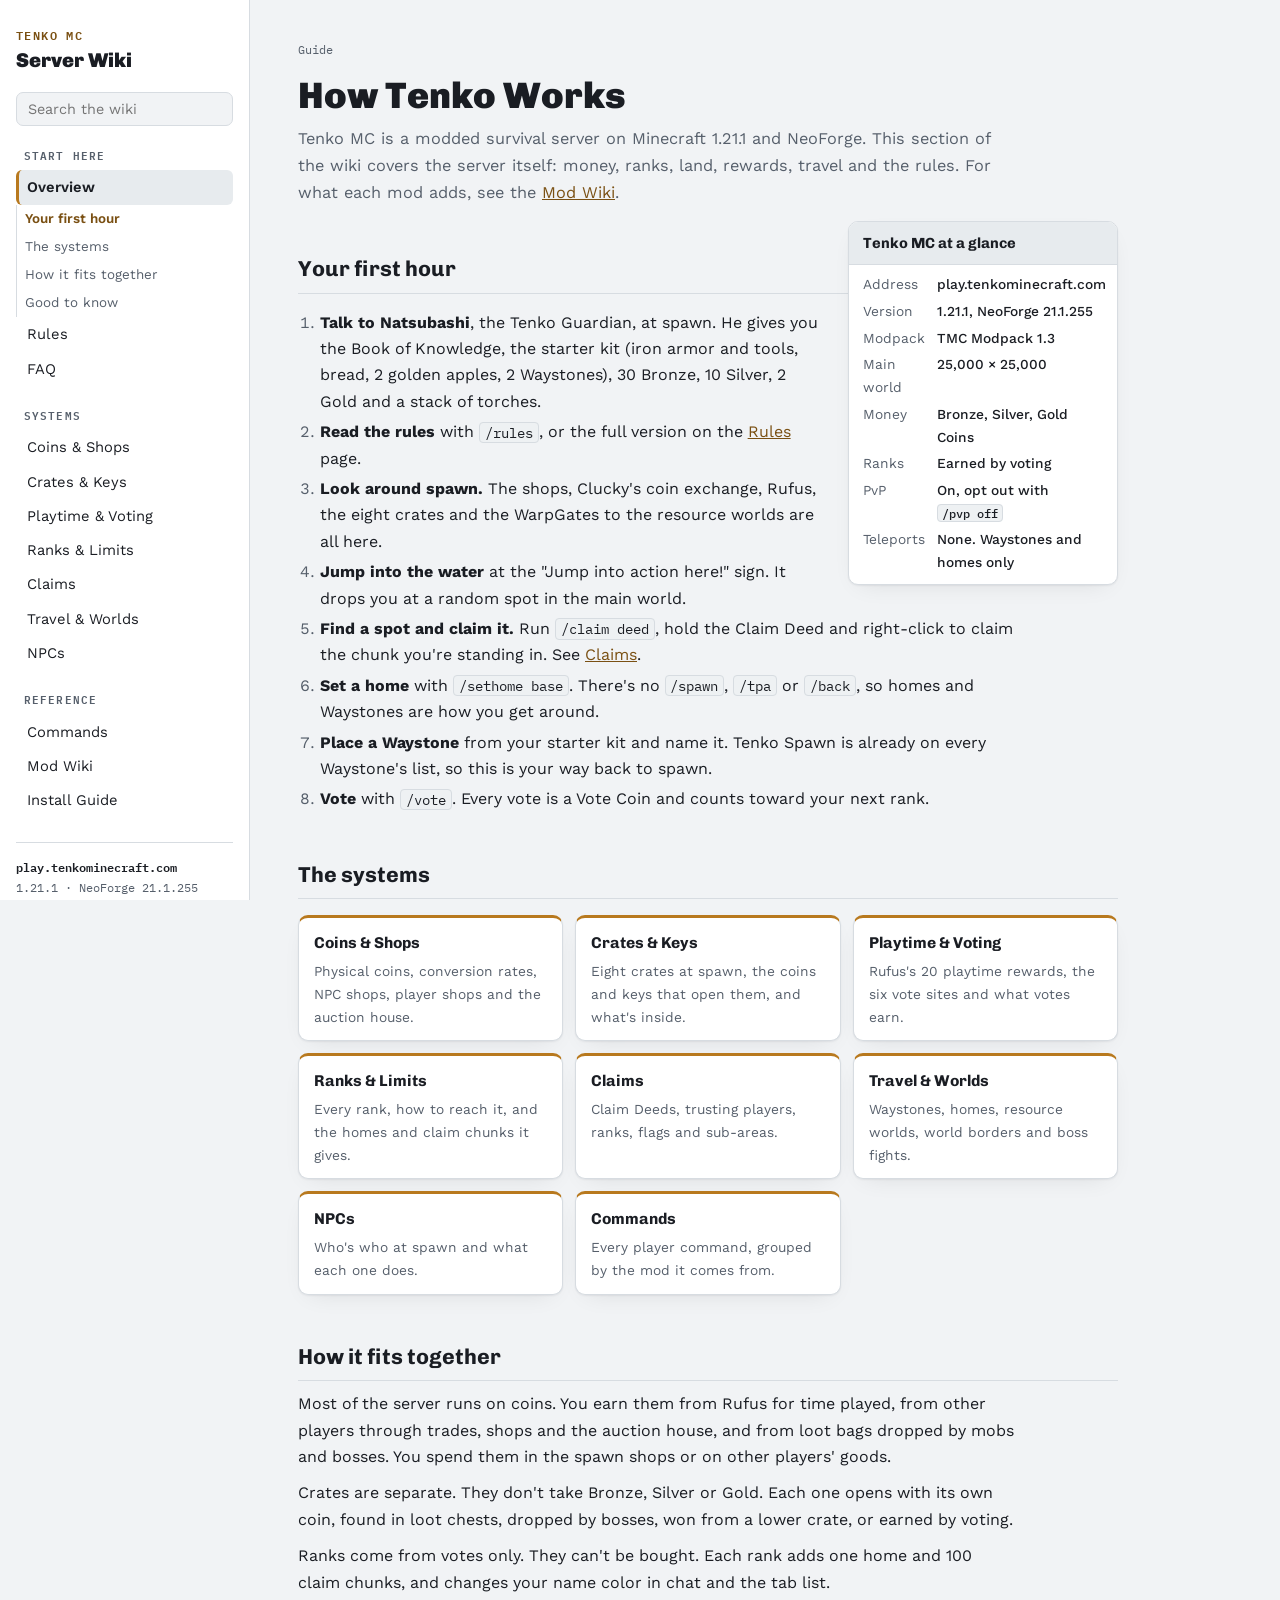
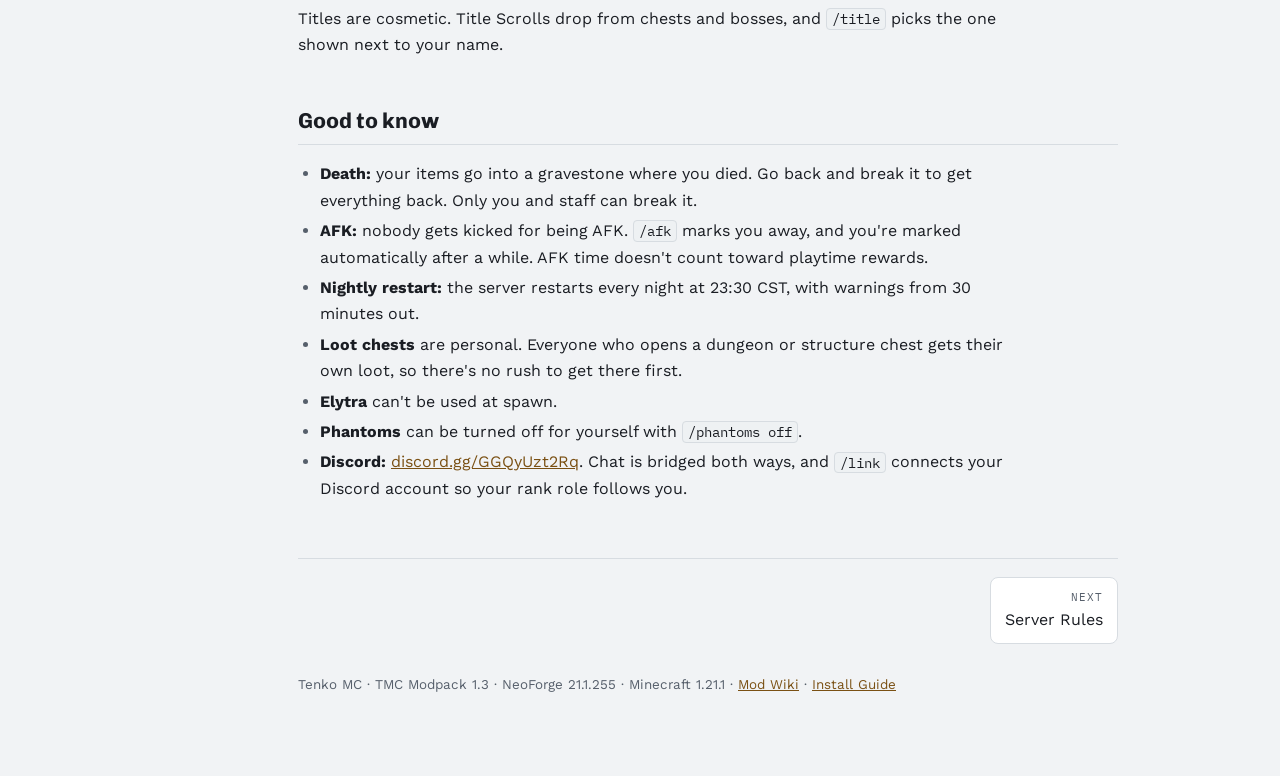
<file: index.html>
<!doctype html>
<html lang="en">
<head>
<meta charset="utf-8">
<meta name="viewport" content="width=device-width,initial-scale=1,viewport-fit=cover">
<title>How Tenko Works · Tenko MC Wiki</title>
<meta name="description" content="Tenko MC is a modded survival server on Minecraft 1.21.1 and NeoForge. This section of the wiki covers the server itself: money, ranks, land, rewards, trav">
<link rel="stylesheet" href="https://fonts.googleapis.com/css2?family=Chivo:wght@400;700;900&family=Work+Sans:wght@400;500;600&family=IBM+Plex+Mono:wght@400;500;600&display=swap">
<link rel="stylesheet" href="wiki.css">
</head>
<body>
<button class="menu-btn" type="button" aria-controls="sidebar" aria-expanded="false">☰ Contents</button>
<div class="scrim"></div>
<div class="layout">
<aside class="sidebar" id="sidebar">
  <a class="brand" href="index.html"><span class="eyebrow">Tenko MC</span><br><span class="name">Server Wiki</span></a>
  <input id="wiki-search" type="search" placeholder="Search the wiki" autocomplete="off" aria-label="Search the wiki">
  <ul class="search-results" id="search-results" hidden></ul>
  <nav id="side-nav" aria-label="Wiki pages"><div class="nav-group"><p class="nav-group-title">Start here</p><ul><li><a class="nav-link" href="index.html" aria-current="page">Overview</a><ul class="toc"><li><a href="#first-steps">Your first hour</a></li><li><a href="#systems">The systems</a></li><li><a href="#how-it-fits">How it fits together</a></li><li><a href="#good-to-know">Good to know</a></li></ul></li><li><a class="nav-link" href="rules.html">Rules</a></li><li><a class="nav-link" href="faq.html">FAQ</a></li></ul></div><div class="nav-group"><p class="nav-group-title">Systems</p><ul><li><a class="nav-link" href="coins.html">Coins & Shops</a></li><li><a class="nav-link" href="crates.html">Crates & Keys</a></li><li><a class="nav-link" href="rewards.html">Playtime & Voting</a></li><li><a class="nav-link" href="ranks.html">Ranks & Limits</a></li><li><a class="nav-link" href="claims.html">Claims</a></li><li><a class="nav-link" href="worlds.html">Travel & Worlds</a></li><li><a class="nav-link" href="npcs.html">NPCs</a></li></ul></div><div class="nav-group"><p class="nav-group-title">Reference</p><ul><li><a class="nav-link" href="commands.html">Commands</a></li><li><a class="nav-link" href="mods.html">Mod Wiki</a></li><li><a class="nav-link" href="install.html">Install Guide</a></li></ul></div></nav>
  <div class="side-facts"><b>play.tenkominecraft.com</b><br>1.21.1 · NeoForge 21.1.255<br><a href="https://discord.gg/GGQyUzt2Rq" target="_blank" rel="noopener">Discord</a></div>
</aside>
<main>
<article class="content">
  <div class="crumbs">Guide</div>
  <h1>How Tenko Works</h1>
  <p class="lede">Tenko MC is a modded survival server on Minecraft 1.21.1 and NeoForge. This section of the wiki covers the server itself: money, ranks, land, rewards, travel and the rules. For what each mod adds, see the <a href="mods.html">Mod Wiki</a>.</p>
  
<div class="infobox"><h4>Tenko MC at a glance</h4><dl>
<dt>Address</dt><dd>play.tenkominecraft.com</dd>
<dt>Version</dt><dd>1.21.1, NeoForge 21.1.255</dd>
<dt>Modpack</dt><dd>TMC Modpack 1.3</dd>
<dt>Main world</dt><dd>25,000 × 25,000</dd>
<dt>Money</dt><dd>Bronze, Silver, Gold Coins</dd>
<dt>Ranks</dt><dd>Earned by voting</dd>
<dt>PvP</dt><dd>On, opt out with <code>/pvp off</code></dd>
<dt>Teleports</dt><dd>None. Waystones and homes only</dd>
</dl></div>
<h2 id="first-steps">Your first hour<a class="anchor" href="#first-steps" aria-label="Link to this section">#</a></h2>
<ol>
<li><b>Talk to Natsubashi</b>, the Tenko Guardian, at spawn. He gives you the Book of Knowledge, the starter kit (iron armor and tools, bread, 2 golden apples, 2 Waystones), 30 Bronze, 10 Silver, 2 Gold and a stack of torches.</li>
<li><b>Read the rules</b> with <code>/rules</code>, or the full version on the <a href="rules.html">Rules</a> page.</li>
<li><b>Look around spawn.</b> The shops, Clucky's coin exchange, Rufus, the eight crates and the WarpGates to the resource worlds are all here.</li>
<li><b>Jump into the water</b> at the "Jump into action here!" sign. It drops you at a random spot in the main world.</li>
<li><b>Find a spot and claim it.</b> Run <code>/claim deed</code>, hold the Claim Deed and right-click to claim the chunk you're standing in. See <a href="claims.html">Claims</a>.</li>
<li><b>Set a home</b> with <code>/sethome base</code>. There's no <code>/spawn</code>, <code>/tpa</code> or <code>/back</code>, so homes and Waystones are how you get around.</li>
<li><b>Place a Waystone</b> from your starter kit and name it. Tenko Spawn is already on every Waystone's list, so this is your way back to spawn.</li>
<li><b>Vote</b> with <code>/vote</code>. Every vote is a Vote Coin and counts toward your next rank.</li>
</ol>

<h2 id="systems">The systems<a class="anchor" href="#systems" aria-label="Link to this section">#</a></h2>
<div class="cards">
<a class="card" href="coins.html"><h3>Coins &amp; Shops</h3><p>Physical coins, conversion rates, NPC shops, player shops and the auction house.</p></a>
<a class="card" href="crates.html"><h3>Crates &amp; Keys</h3><p>Eight crates at spawn, the coins and keys that open them, and what's inside.</p></a>
<a class="card" href="rewards.html"><h3>Playtime &amp; Voting</h3><p>Rufus's 20 playtime rewards, the six vote sites and what votes earn.</p></a>
<a class="card" href="ranks.html"><h3>Ranks &amp; Limits</h3><p>Every rank, how to reach it, and the homes and claim chunks it gives.</p></a>
<a class="card" href="claims.html"><h3>Claims</h3><p>Claim Deeds, trusting players, ranks, flags and sub-areas.</p></a>
<a class="card" href="worlds.html"><h3>Travel &amp; Worlds</h3><p>Waystones, homes, resource worlds, world borders and boss fights.</p></a>
<a class="card" href="npcs.html"><h3>NPCs</h3><p>Who's who at spawn and what each one does.</p></a>
<a class="card" href="commands.html"><h3>Commands</h3><p>Every player command, grouped by the mod it comes from.</p></a>
</div>

<h2 id="how-it-fits">How it fits together<a class="anchor" href="#how-it-fits" aria-label="Link to this section">#</a></h2>
<p>Most of the server runs on coins. You earn them from Rufus for time played, from other players through trades, shops and the auction house, and from loot bags dropped by mobs and bosses. You spend them in the spawn shops or on other players' goods.</p>
<p>Crates are separate. They don't take Bronze, Silver or Gold. Each one opens with its own coin, found in loot chests, dropped by bosses, won from a lower crate, or earned by voting.</p>
<p>Ranks come from votes only. They can't be bought. Each rank adds one home and 100 claim chunks, and changes your name color in chat and the tab list.</p>
<p>Titles are cosmetic. Title Scrolls drop from chests and bosses, and <code>/title</code> picks the one shown next to your name.</p>

<h2 id="good-to-know">Good to know<a class="anchor" href="#good-to-know" aria-label="Link to this section">#</a></h2>
<ul>
<li><b>Death:</b> your items go into a gravestone where you died. Go back and break it to get everything back. Only you and staff can break it.</li>
<li><b>AFK:</b> nobody gets kicked for being AFK. <code>/afk</code> marks you away, and you're marked automatically after a while. AFK time doesn't count toward playtime rewards.</li>
<li><b>Nightly restart:</b> the server restarts every night at 23:30 CST, with warnings from 30 minutes out.</li>
<li><b>Loot chests</b> are personal. Everyone who opens a dungeon or structure chest gets their own loot, so there's no rush to get there first.</li>
<li><b>Elytra</b> can't be used at spawn.</li>
<li><b>Phantoms</b> can be turned off for yourself with <code>/phantoms off</code>.</li>
<li><b>Discord:</b> <a href="https://discord.gg/GGQyUzt2Rq" target="_blank" rel="noopener">discord.gg/GGQyUzt2Rq</a>. Chat is bridged both ways, and <code>/link</code> connects your Discord account so your rank role follows you.</li>
</ul>

  <nav class="pager" aria-label="Pages"><a class="next" href="rules.html"><span>Next</span>Server Rules</a></nav>
  <footer>Tenko MC · TMC Modpack 1.3 · NeoForge 21.1.255 · Minecraft 1.21.1 · <a href="mods.html">Mod Wiki</a> · <a href="install.html">Install Guide</a></footer>
</article>
</main>
</div>
<script src="wiki.js"></script>
</body>
</html>
</file>
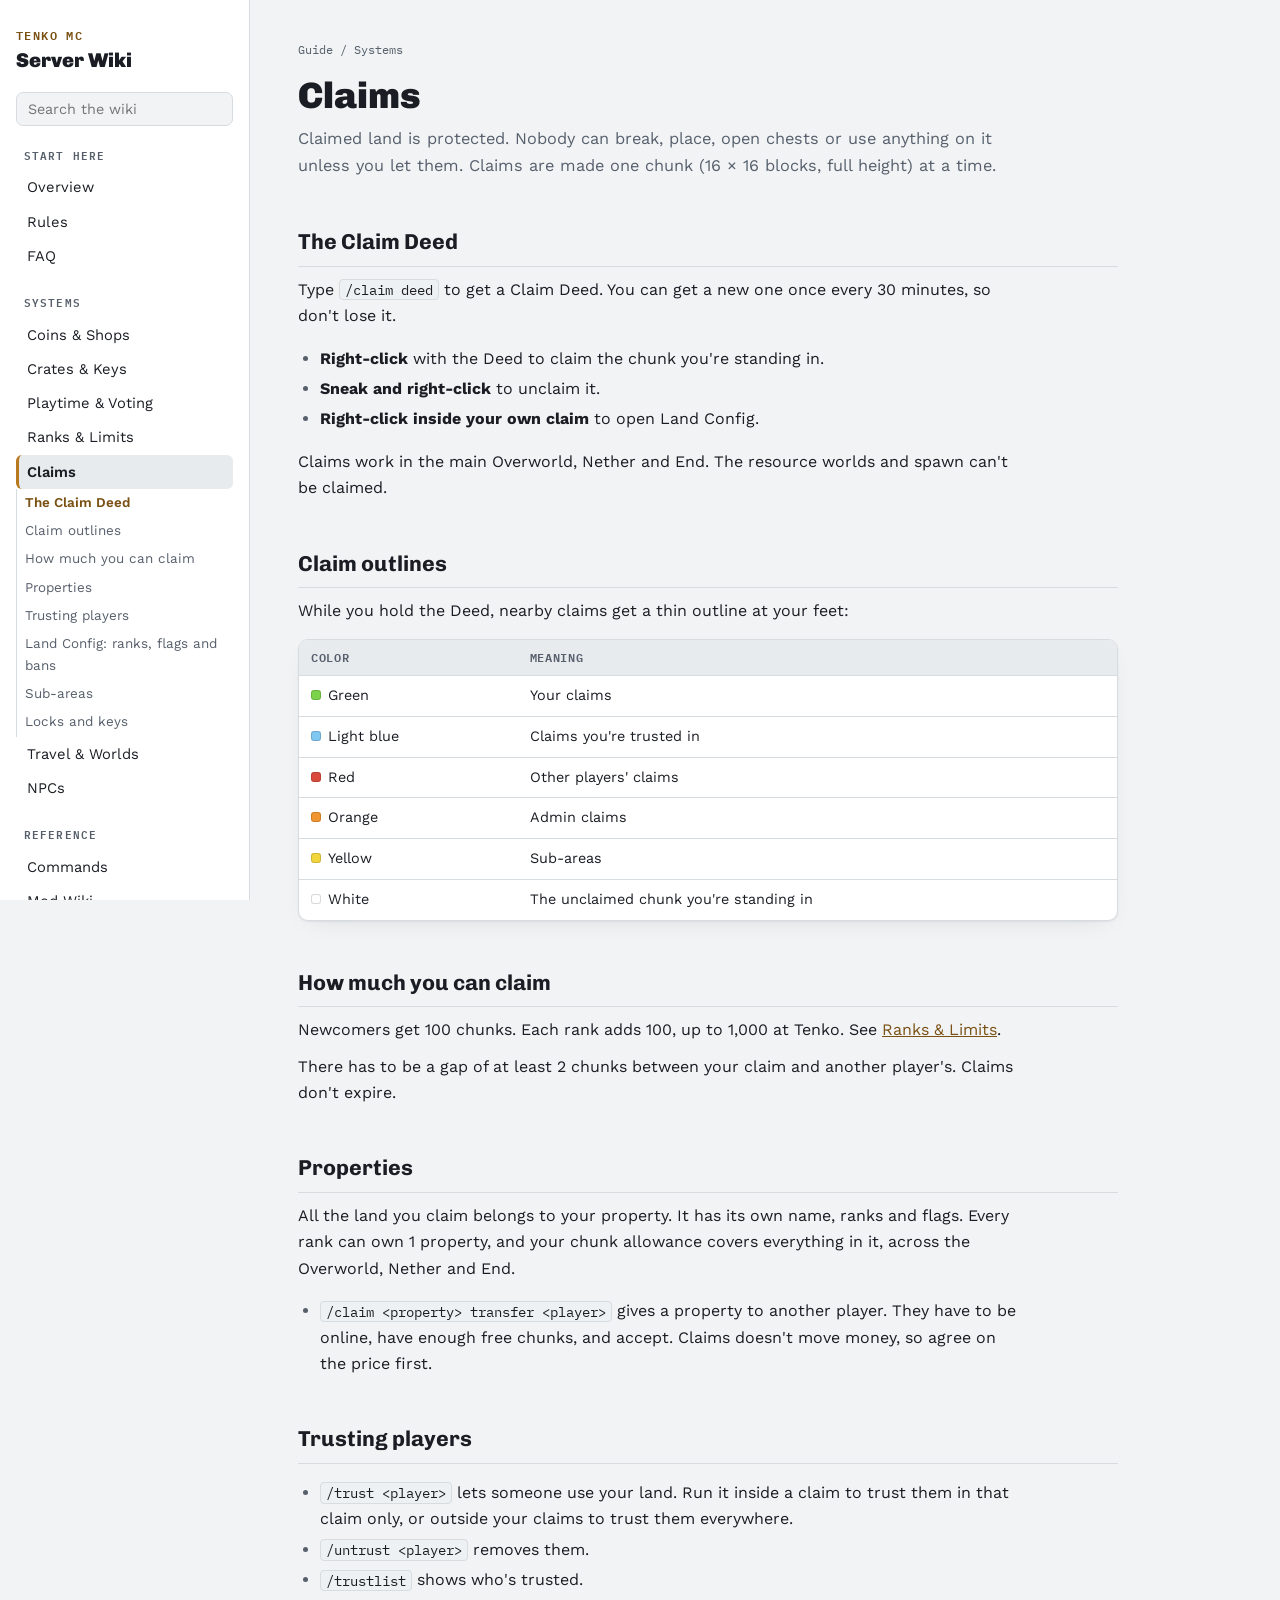
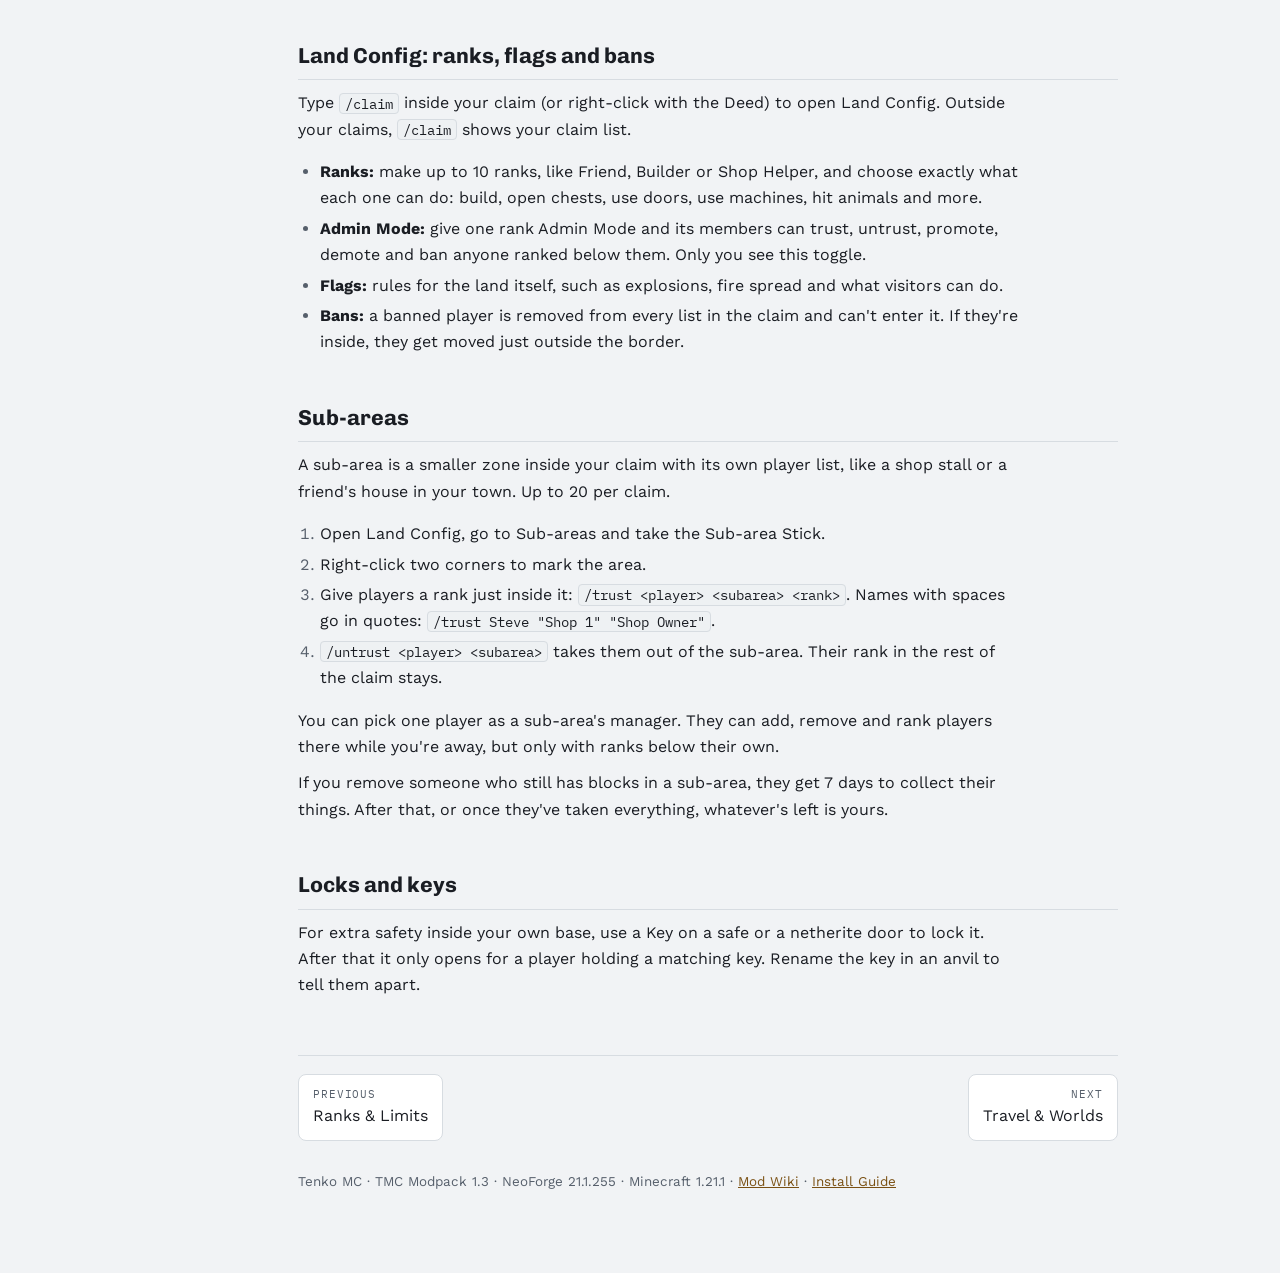
<file: claims.html>
<!doctype html>
<html lang="en">
<head>
<meta charset="utf-8">
<meta name="viewport" content="width=device-width,initial-scale=1,viewport-fit=cover">
<title>Claims · Tenko MC Wiki</title>
<meta name="description" content="Claimed land is protected. Nobody can break, place, open chests or use anything on it unless you let them. Claims are made one chunk (16 × 16 blocks, full ">
<link rel="stylesheet" href="https://fonts.googleapis.com/css2?family=Chivo:wght@400;700;900&family=Work+Sans:wght@400;500;600&family=IBM+Plex+Mono:wght@400;500;600&display=swap">
<link rel="stylesheet" href="wiki.css">
</head>
<body>
<button class="menu-btn" type="button" aria-controls="sidebar" aria-expanded="false">☰ Contents</button>
<div class="scrim"></div>
<div class="layout">
<aside class="sidebar" id="sidebar">
  <a class="brand" href="index.html"><span class="eyebrow">Tenko MC</span><br><span class="name">Server Wiki</span></a>
  <input id="wiki-search" type="search" placeholder="Search the wiki" autocomplete="off" aria-label="Search the wiki">
  <ul class="search-results" id="search-results" hidden></ul>
  <nav id="side-nav" aria-label="Wiki pages"><div class="nav-group"><p class="nav-group-title">Start here</p><ul><li><a class="nav-link" href="index.html">Overview</a></li><li><a class="nav-link" href="rules.html">Rules</a></li><li><a class="nav-link" href="faq.html">FAQ</a></li></ul></div><div class="nav-group"><p class="nav-group-title">Systems</p><ul><li><a class="nav-link" href="coins.html">Coins & Shops</a></li><li><a class="nav-link" href="crates.html">Crates & Keys</a></li><li><a class="nav-link" href="rewards.html">Playtime & Voting</a></li><li><a class="nav-link" href="ranks.html">Ranks & Limits</a></li><li><a class="nav-link" href="claims.html" aria-current="page">Claims</a><ul class="toc"><li><a href="#deed">The Claim Deed</a></li><li><a href="#outlines">Claim outlines</a></li><li><a href="#limits">How much you can claim</a></li><li><a href="#properties">Properties</a></li><li><a href="#trust">Trusting players</a></li><li><a href="#land-config">Land Config: ranks, flags and bans</a></li><li><a href="#sub-areas">Sub-areas</a></li><li><a href="#locks">Locks and keys</a></li></ul></li><li><a class="nav-link" href="worlds.html">Travel & Worlds</a></li><li><a class="nav-link" href="npcs.html">NPCs</a></li></ul></div><div class="nav-group"><p class="nav-group-title">Reference</p><ul><li><a class="nav-link" href="commands.html">Commands</a></li><li><a class="nav-link" href="mods.html">Mod Wiki</a></li><li><a class="nav-link" href="install.html">Install Guide</a></li></ul></div></nav>
  <div class="side-facts"><b>play.tenkominecraft.com</b><br>1.21.1 · NeoForge 21.1.255<br><a href="https://discord.gg/GGQyUzt2Rq" target="_blank" rel="noopener">Discord</a></div>
</aside>
<main>
<article class="content">
  <div class="crumbs"><a href="index.html">Guide</a> / Systems</div>
  <h1>Claims</h1>
  <p class="lede">Claimed land is protected. Nobody can break, place, open chests or use anything on it unless you let them. Claims are made one chunk (16 × 16 blocks, full height) at a time.</p>
  
<h2 id="deed">The Claim Deed<a class="anchor" href="#deed" aria-label="Link to this section">#</a></h2>
<p>Type <code>/claim deed</code> to get a Claim Deed. You can get a new one once every 30 minutes, so don't lose it.</p>
<ul>
<li><b>Right-click</b> with the Deed to claim the chunk you're standing in.</li>
<li><b>Sneak and right-click</b> to unclaim it.</li>
<li><b>Right-click inside your own claim</b> to open Land Config.</li>
</ul>
<p>Claims work in the main Overworld, Nether and End. The resource worlds and spawn can't be claimed.</p>

<h2 id="outlines">Claim outlines<a class="anchor" href="#outlines" aria-label="Link to this section">#</a></h2>
<p>While you hold the Deed, nearby claims get a thin outline at your feet:</p>
<div class="table-wrap"><table><thead><tr><th>Color</th><th>Meaning</th></tr></thead><tbody><tr><td><span class="chip" style="background:#7bd34a"></span>Green</td><td>Your claims</td></tr><tr><td><span class="chip" style="background:#7ec8f2"></span>Light blue</td><td>Claims you're trusted in</td></tr><tr><td><span class="chip" style="background:#d94a3d"></span>Red</td><td>Other players' claims</td></tr><tr><td><span class="chip" style="background:#f0952f"></span>Orange</td><td>Admin claims</td></tr><tr><td><span class="chip" style="background:#f2d43c"></span>Yellow</td><td>Sub-areas</td></tr><tr><td><span class="chip" style="background:#ffffff"></span>White</td><td>The unclaimed chunk you're standing in</td></tr></tbody></table></div>

<h2 id="limits">How much you can claim<a class="anchor" href="#limits" aria-label="Link to this section">#</a></h2>
<p>Newcomers get 100 chunks. Each rank adds 100, up to 1,000 at Tenko. See <a href="ranks.html">Ranks &amp; Limits</a>.</p>
<p>There has to be a gap of at least 2 chunks between your claim and another player's. Claims don't expire.</p>

<h2 id="properties">Properties<a class="anchor" href="#properties" aria-label="Link to this section">#</a></h2>
<p>All the land you claim belongs to your property. It has its own name, ranks and flags. Every rank can own 1 property, and your chunk allowance covers everything in it, across the Overworld, Nether and End.</p>
<ul>
<li><code>/claim &lt;property&gt; transfer &lt;player&gt;</code> gives a property to another player. They have to be online, have enough free chunks, and accept. Claims doesn't move money, so agree on the price first.</li>
</ul>

<h2 id="trust">Trusting players<a class="anchor" href="#trust" aria-label="Link to this section">#</a></h2>
<ul>
<li><code>/trust &lt;player&gt;</code> lets someone use your land. Run it inside a claim to trust them in that claim only, or outside your claims to trust them everywhere.</li>
<li><code>/untrust &lt;player&gt;</code> removes them.</li>
<li><code>/trustlist</code> shows who's trusted.</li>
</ul>

<h2 id="land-config">Land Config: ranks, flags and bans<a class="anchor" href="#land-config" aria-label="Link to this section">#</a></h2>
<p>Type <code>/claim</code> inside your claim (or right-click with the Deed) to open Land Config. Outside your claims, <code>/claim</code> shows your claim list.</p>
<ul>
<li><b>Ranks:</b> make up to 10 ranks, like Friend, Builder or Shop Helper, and choose exactly what each one can do: build, open chests, use doors, use machines, hit animals and more.</li>
<li><b>Admin Mode:</b> give one rank Admin Mode and its members can trust, untrust, promote, demote and ban anyone ranked below them. Only you see this toggle.</li>
<li><b>Flags:</b> rules for the land itself, such as explosions, fire spread and what visitors can do.</li>
<li><b>Bans:</b> a banned player is removed from every list in the claim and can't enter it. If they're inside, they get moved just outside the border.</li>
</ul>

<h2 id="sub-areas">Sub-areas<a class="anchor" href="#sub-areas" aria-label="Link to this section">#</a></h2>
<p>A sub-area is a smaller zone inside your claim with its own player list, like a shop stall or a friend's house in your town. Up to 20 per claim.</p>
<ol>
<li>Open Land Config, go to Sub-areas and take the Sub-area Stick.</li>
<li>Right-click two corners to mark the area.</li>
<li>Give players a rank just inside it: <code>/trust &lt;player&gt; &lt;subarea&gt; &lt;rank&gt;</code>. Names with spaces go in quotes: <code>/trust Steve "Shop 1" "Shop Owner"</code>.</li>
<li><code>/untrust &lt;player&gt; &lt;subarea&gt;</code> takes them out of the sub-area. Their rank in the rest of the claim stays.</li>
</ol>
<p>You can pick one player as a sub-area's manager. They can add, remove and rank players there while you're away, but only with ranks below their own.</p>
<p>If you remove someone who still has blocks in a sub-area, they get 7 days to collect their things. After that, or once they've taken everything, whatever's left is yours.</p>

<h2 id="locks">Locks and keys<a class="anchor" href="#locks" aria-label="Link to this section">#</a></h2>
<p>For extra safety inside your own base, use a Key on a safe or a netherite door to lock it. After that it only opens for a player holding a matching key. Rename the key in an anvil to tell them apart.</p>

  <nav class="pager" aria-label="Pages"><a class="prev" href="ranks.html"><span>Previous</span>Ranks & Limits</a><a class="next" href="worlds.html"><span>Next</span>Travel & Worlds</a></nav>
  <footer>Tenko MC · TMC Modpack 1.3 · NeoForge 21.1.255 · Minecraft 1.21.1 · <a href="mods.html">Mod Wiki</a> · <a href="install.html">Install Guide</a></footer>
</article>
</main>
</div>
<script src="wiki.js"></script>
</body>
</html>
</file>
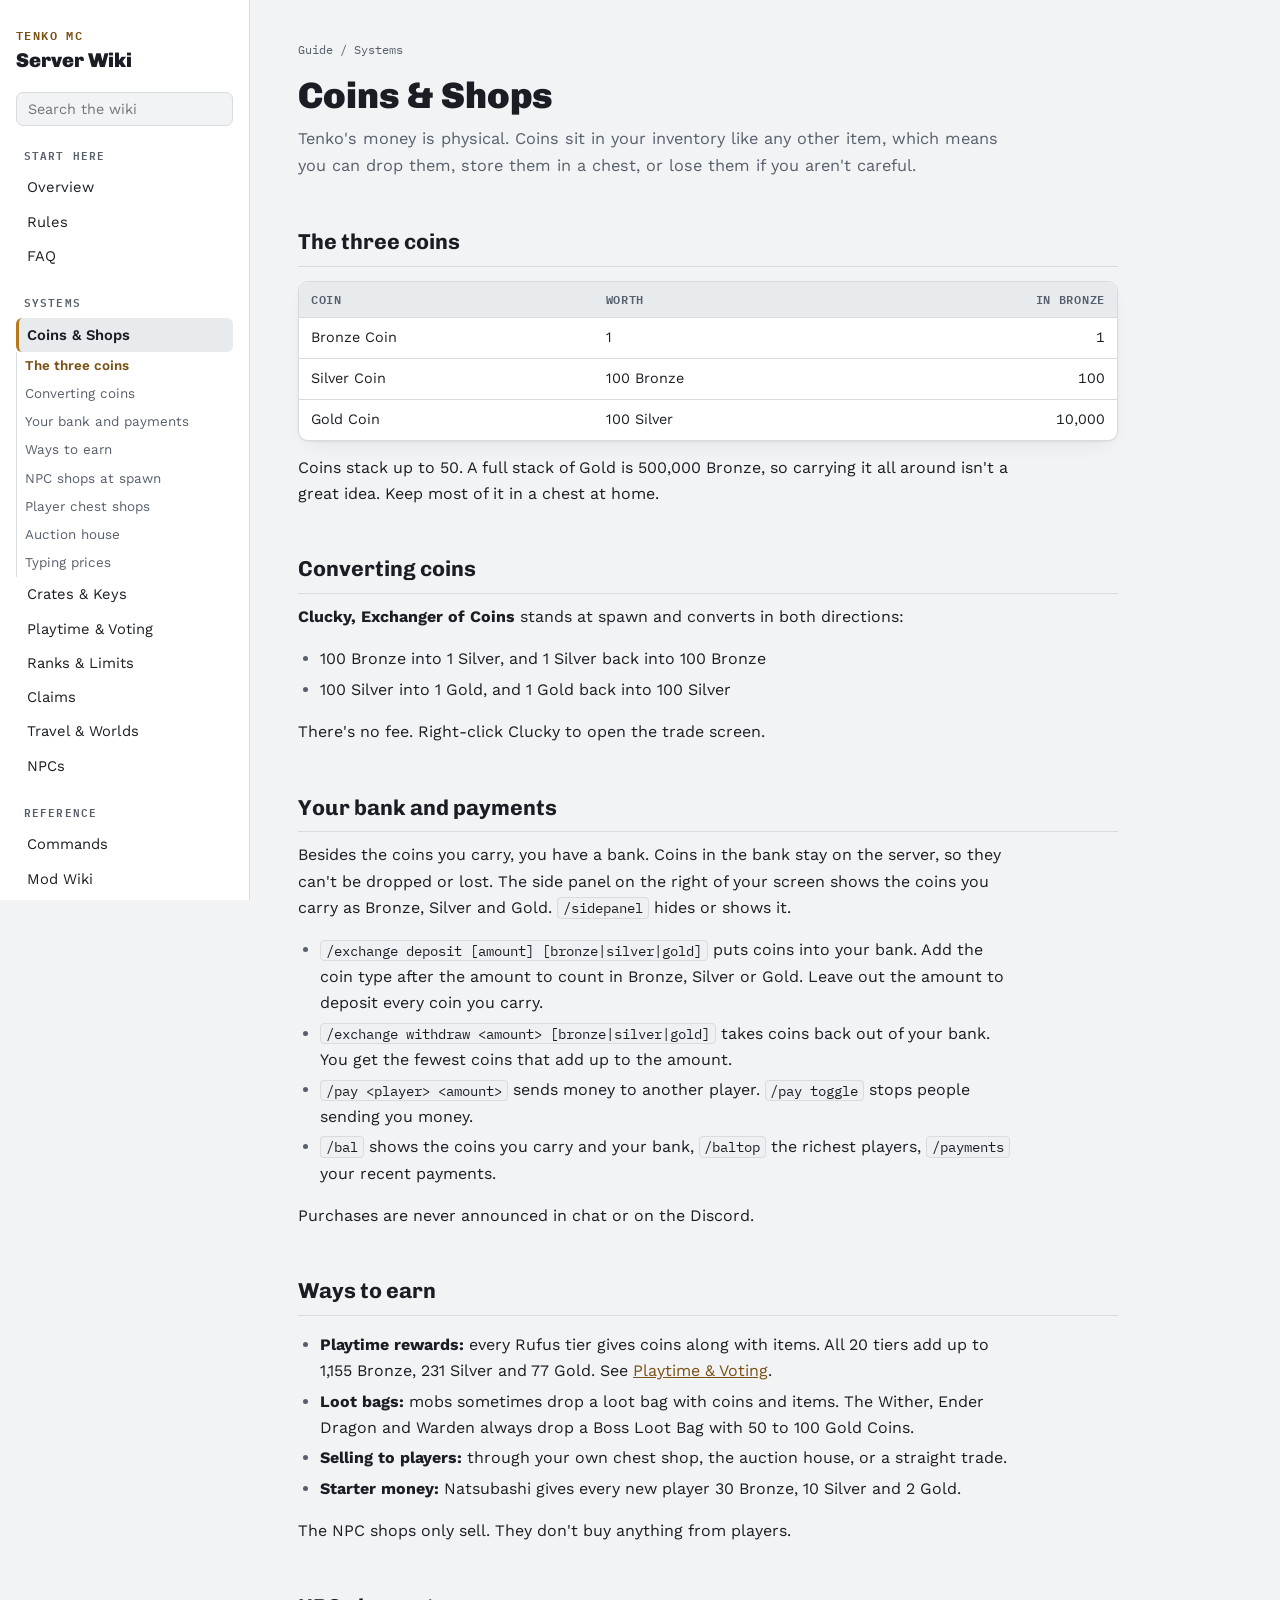
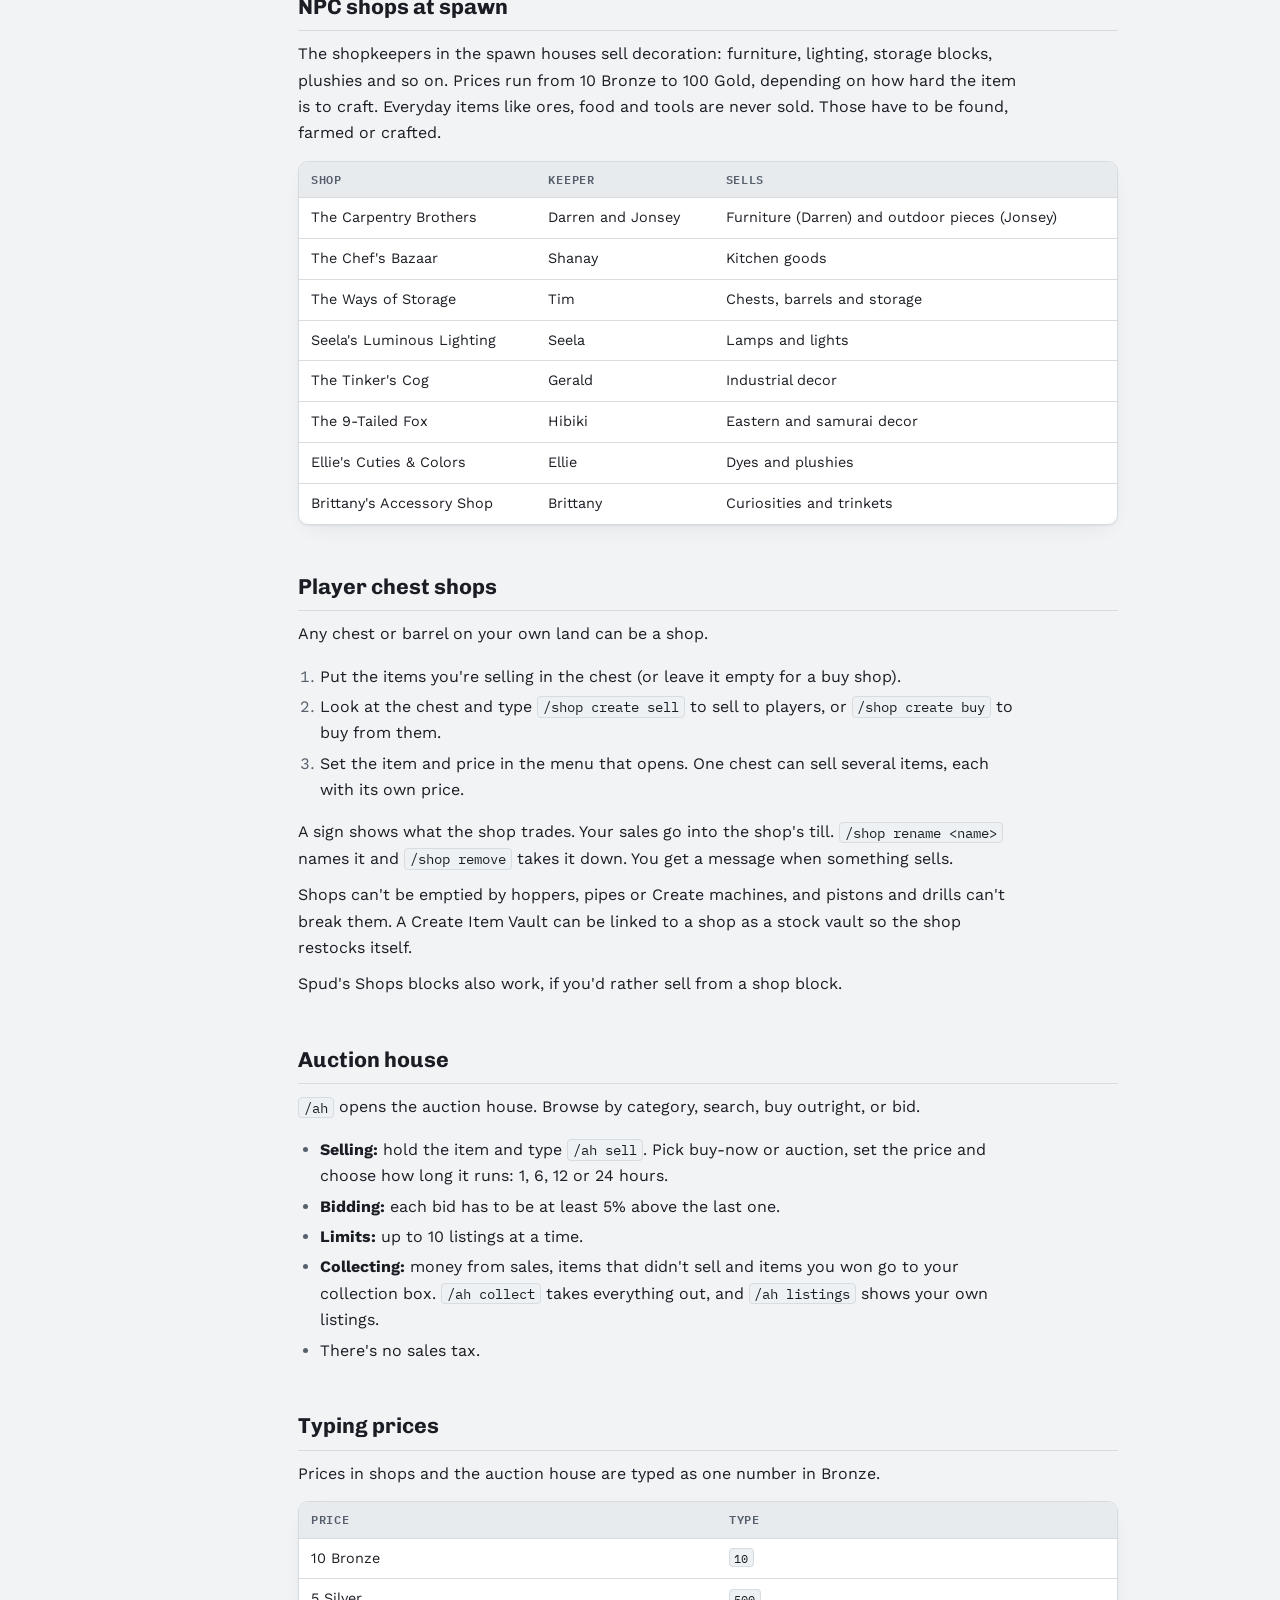
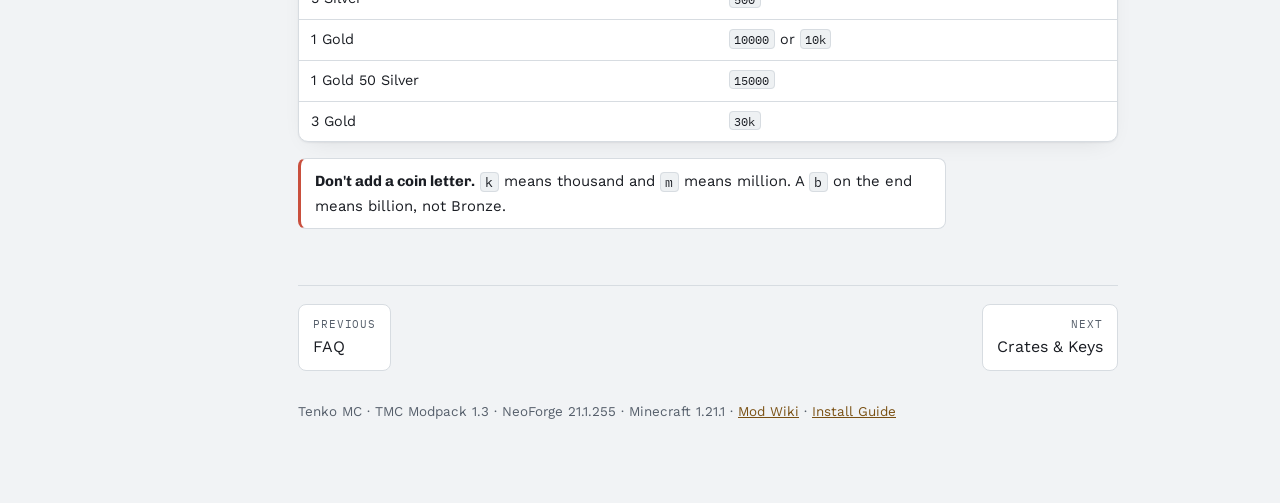
<file: coins.html>
<!doctype html>
<html lang="en">
<head>
<meta charset="utf-8">
<meta name="viewport" content="width=device-width,initial-scale=1,viewport-fit=cover">
<title>Coins & Shops · Tenko MC Wiki</title>
<meta name="description" content="Tenko&#x27;s money is physical. Coins sit in your inventory like any other item, which means you can drop them, store them in a chest, or lose them if you aren&#x27;">
<link rel="stylesheet" href="https://fonts.googleapis.com/css2?family=Chivo:wght@400;700;900&family=Work+Sans:wght@400;500;600&family=IBM+Plex+Mono:wght@400;500;600&display=swap">
<link rel="stylesheet" href="wiki.css">
</head>
<body>
<button class="menu-btn" type="button" aria-controls="sidebar" aria-expanded="false">☰ Contents</button>
<div class="scrim"></div>
<div class="layout">
<aside class="sidebar" id="sidebar">
  <a class="brand" href="index.html"><span class="eyebrow">Tenko MC</span><br><span class="name">Server Wiki</span></a>
  <input id="wiki-search" type="search" placeholder="Search the wiki" autocomplete="off" aria-label="Search the wiki">
  <ul class="search-results" id="search-results" hidden></ul>
  <nav id="side-nav" aria-label="Wiki pages"><div class="nav-group"><p class="nav-group-title">Start here</p><ul><li><a class="nav-link" href="index.html">Overview</a></li><li><a class="nav-link" href="rules.html">Rules</a></li><li><a class="nav-link" href="faq.html">FAQ</a></li></ul></div><div class="nav-group"><p class="nav-group-title">Systems</p><ul><li><a class="nav-link" href="coins.html" aria-current="page">Coins & Shops</a><ul class="toc"><li><a href="#coins">The three coins</a></li><li><a href="#clucky">Converting coins</a></li><li><a href="#account">Your bank and payments</a></li><li><a href="#earning">Ways to earn</a></li><li><a href="#npc-shops">NPC shops at spawn</a></li><li><a href="#player-shops">Player chest shops</a></li><li><a href="#auction-house">Auction house</a></li><li><a href="#prices">Typing prices</a></li></ul></li><li><a class="nav-link" href="crates.html">Crates & Keys</a></li><li><a class="nav-link" href="rewards.html">Playtime & Voting</a></li><li><a class="nav-link" href="ranks.html">Ranks & Limits</a></li><li><a class="nav-link" href="claims.html">Claims</a></li><li><a class="nav-link" href="worlds.html">Travel & Worlds</a></li><li><a class="nav-link" href="npcs.html">NPCs</a></li></ul></div><div class="nav-group"><p class="nav-group-title">Reference</p><ul><li><a class="nav-link" href="commands.html">Commands</a></li><li><a class="nav-link" href="mods.html">Mod Wiki</a></li><li><a class="nav-link" href="install.html">Install Guide</a></li></ul></div></nav>
  <div class="side-facts"><b>play.tenkominecraft.com</b><br>1.21.1 · NeoForge 21.1.255<br><a href="https://discord.gg/GGQyUzt2Rq" target="_blank" rel="noopener">Discord</a></div>
</aside>
<main>
<article class="content">
  <div class="crumbs"><a href="index.html">Guide</a> / Systems</div>
  <h1>Coins & Shops</h1>
  <p class="lede">Tenko's money is physical. Coins sit in your inventory like any other item, which means you can drop them, store them in a chest, or lose them if you aren't careful.</p>
  
<h2 id="coins">The three coins<a class="anchor" href="#coins" aria-label="Link to this section">#</a></h2>
<div class="table-wrap"><table><thead><tr><th>Coin</th><th>Worth</th><th class="num">In Bronze</th></tr></thead><tbody><tr><td>Bronze Coin</td><td>1</td><td class="num">1</td></tr><tr><td>Silver Coin</td><td>100 Bronze</td><td class="num">100</td></tr><tr><td>Gold Coin</td><td>100 Silver</td><td class="num">10,000</td></tr></tbody></table></div>
<p>Coins stack up to 50. A full stack of Gold is 500,000 Bronze, so carrying it all around isn't a great idea. Keep most of it in a chest at home.</p>

<h2 id="clucky">Converting coins<a class="anchor" href="#clucky" aria-label="Link to this section">#</a></h2>
<p><b>Clucky, Exchanger of Coins</b> stands at spawn and converts in both directions:</p>
<ul>
<li>100 Bronze into 1 Silver, and 1 Silver back into 100 Bronze</li>
<li>100 Silver into 1 Gold, and 1 Gold back into 100 Silver</li>
</ul>
<p>There's no fee. Right-click Clucky to open the trade screen.</p>

<h2 id="account">Your bank and payments<a class="anchor" href="#account" aria-label="Link to this section">#</a></h2>
<p>Besides the coins you carry, you have a bank. Coins in the bank stay on the server, so they can't be dropped or lost. The side panel on the right of your screen shows the coins you carry as Bronze, Silver and Gold. <code>/sidepanel</code> hides or shows it.</p>
<ul>
<li><code>/exchange deposit [amount] [bronze|silver|gold]</code> puts coins into your bank. Add the coin type after the amount to count in Bronze, Silver or Gold. Leave out the amount to deposit every coin you carry.</li>
<li><code>/exchange withdraw &lt;amount&gt; [bronze|silver|gold]</code> takes coins back out of your bank. You get the fewest coins that add up to the amount.</li>
<li><code>/pay &lt;player&gt; &lt;amount&gt;</code> sends money to another player. <code>/pay toggle</code> stops people sending you money.</li>
<li><code>/bal</code> shows the coins you carry and your bank, <code>/baltop</code> the richest players, <code>/payments</code> your recent payments.</li>
</ul>
<p>Purchases are never announced in chat or on the Discord.</p>

<h2 id="earning">Ways to earn<a class="anchor" href="#earning" aria-label="Link to this section">#</a></h2>
<ul>
<li><b>Playtime rewards:</b> every Rufus tier gives coins along with items. All 20 tiers add up to 1,155 Bronze, 231 Silver and 77 Gold. See <a href="rewards.html">Playtime &amp; Voting</a>.</li>
<li><b>Loot bags:</b> mobs sometimes drop a loot bag with coins and items. The Wither, Ender Dragon and Warden always drop a Boss Loot Bag with 50 to 100 Gold Coins.</li>
<li><b>Selling to players:</b> through your own chest shop, the auction house, or a straight trade.</li>
<li><b>Starter money:</b> Natsubashi gives every new player 30 Bronze, 10 Silver and 2 Gold.</li>
</ul>
<p>The NPC shops only sell. They don't buy anything from players.</p>

<h2 id="npc-shops">NPC shops at spawn<a class="anchor" href="#npc-shops" aria-label="Link to this section">#</a></h2>
<p>The shopkeepers in the spawn houses sell decoration: furniture, lighting, storage blocks, plushies and so on. Prices run from 10 Bronze to 100 Gold, depending on how hard the item is to craft. Everyday items like ores, food and tools are never sold. Those have to be found, farmed or crafted.</p>
<div class="table-wrap"><table><thead><tr><th>Shop</th><th>Keeper</th><th>Sells</th></tr></thead><tbody><tr><td>The Carpentry Brothers</td><td>Darren and Jonsey</td><td>Furniture (Darren) and outdoor pieces (Jonsey)</td></tr><tr><td>The Chef's Bazaar</td><td>Shanay</td><td>Kitchen goods</td></tr><tr><td>The Ways of Storage</td><td>Tim</td><td>Chests, barrels and storage</td></tr><tr><td>Seela's Luminous Lighting</td><td>Seela</td><td>Lamps and lights</td></tr><tr><td>The Tinker's Cog</td><td>Gerald</td><td>Industrial decor</td></tr><tr><td>The 9-Tailed Fox</td><td>Hibiki</td><td>Eastern and samurai decor</td></tr><tr><td>Ellie's Cuties &amp; Colors</td><td>Ellie</td><td>Dyes and plushies</td></tr><tr><td>Brittany's Accessory Shop</td><td>Brittany</td><td>Curiosities and trinkets</td></tr></tbody></table></div>

<h2 id="player-shops">Player chest shops<a class="anchor" href="#player-shops" aria-label="Link to this section">#</a></h2>
<p>Any chest or barrel on your own land can be a shop.</p>
<ol>
<li>Put the items you're selling in the chest (or leave it empty for a buy shop).</li>
<li>Look at the chest and type <code>/shop create sell</code> to sell to players, or <code>/shop create buy</code> to buy from them.</li>
<li>Set the item and price in the menu that opens. One chest can sell several items, each with its own price.</li>
</ol>
<p>A sign shows what the shop trades. Your sales go into the shop's till. <code>/shop rename &lt;name&gt;</code> names it and <code>/shop remove</code> takes it down. You get a message when something sells.</p>
<p>Shops can't be emptied by hoppers, pipes or Create machines, and pistons and drills can't break them. A Create Item Vault can be linked to a shop as a stock vault so the shop restocks itself.</p>
<p>Spud's Shops blocks also work, if you'd rather sell from a shop block.</p>

<h2 id="auction-house">Auction house<a class="anchor" href="#auction-house" aria-label="Link to this section">#</a></h2>
<p><code>/ah</code> opens the auction house. Browse by category, search, buy outright, or bid.</p>
<ul>
<li><b>Selling:</b> hold the item and type <code>/ah sell</code>. Pick buy-now or auction, set the price and choose how long it runs: 1, 6, 12 or 24 hours.</li>
<li><b>Bidding:</b> each bid has to be at least 5% above the last one.</li>
<li><b>Limits:</b> up to 10 listings at a time.</li>
<li><b>Collecting:</b> money from sales, items that didn't sell and items you won go to your collection box. <code>/ah collect</code> takes everything out, and <code>/ah listings</code> shows your own listings.</li>
<li>There's no sales tax.</li>
</ul>

<h2 id="prices">Typing prices<a class="anchor" href="#prices" aria-label="Link to this section">#</a></h2>
<p>Prices in shops and the auction house are typed as one number in Bronze.</p>
<div class="table-wrap"><table><thead><tr><th>Price</th><th>Type</th></tr></thead><tbody><tr><td>10 Bronze</td><td><code>10</code></td></tr><tr><td>5 Silver</td><td><code>500</code></td></tr><tr><td>1 Gold</td><td><code>10000</code> or <code>10k</code></td></tr><tr><td>1 Gold 50 Silver</td><td><code>15000</code></td></tr><tr><td>3 Gold</td><td><code>30k</code></td></tr></tbody></table></div>
<div class="note warn"><b>Don't add a coin letter.</b> <code>k</code> means thousand and <code>m</code> means million. A <code>b</code> on the end means billion, not Bronze.</div>

  <nav class="pager" aria-label="Pages"><a class="prev" href="faq.html"><span>Previous</span>FAQ</a><a class="next" href="crates.html"><span>Next</span>Crates & Keys</a></nav>
  <footer>Tenko MC · TMC Modpack 1.3 · NeoForge 21.1.255 · Minecraft 1.21.1 · <a href="mods.html">Mod Wiki</a> · <a href="install.html">Install Guide</a></footer>
</article>
</main>
</div>
<script src="wiki.js"></script>
</body>
</html>
</file>
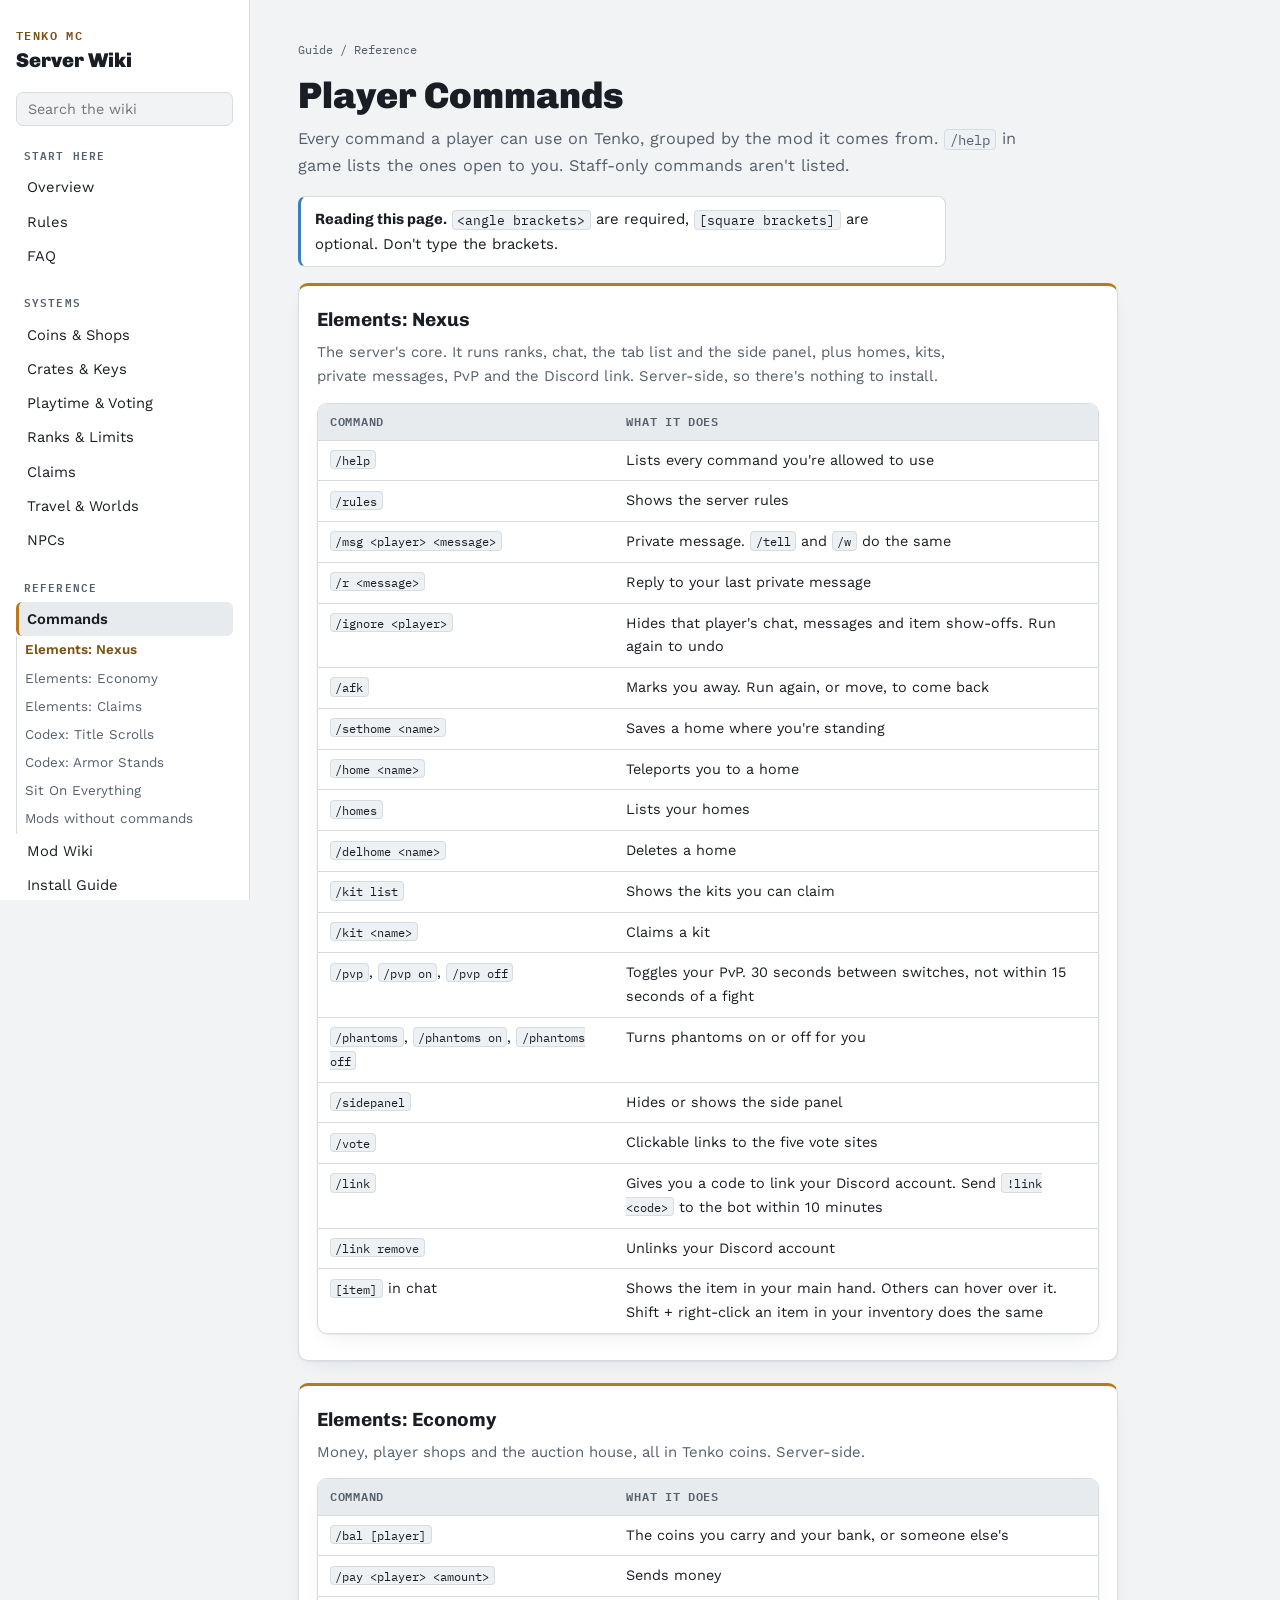
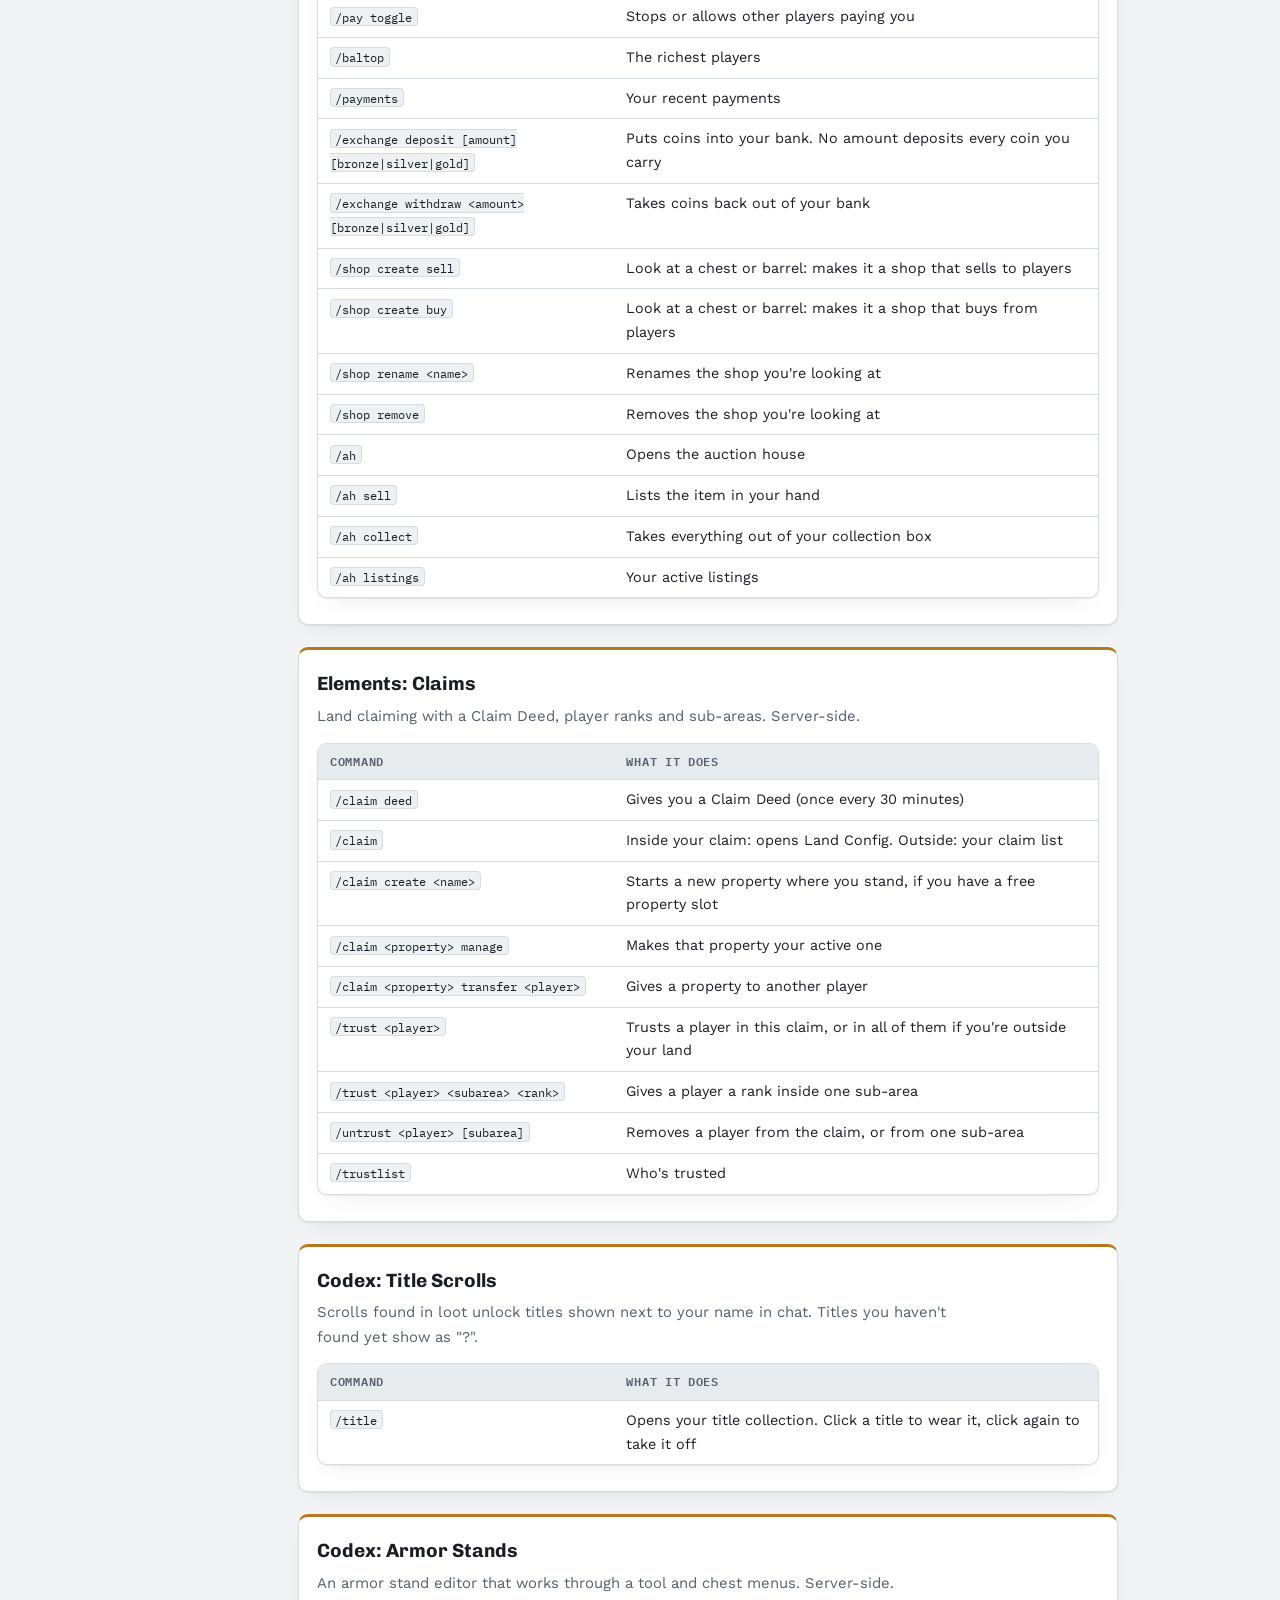
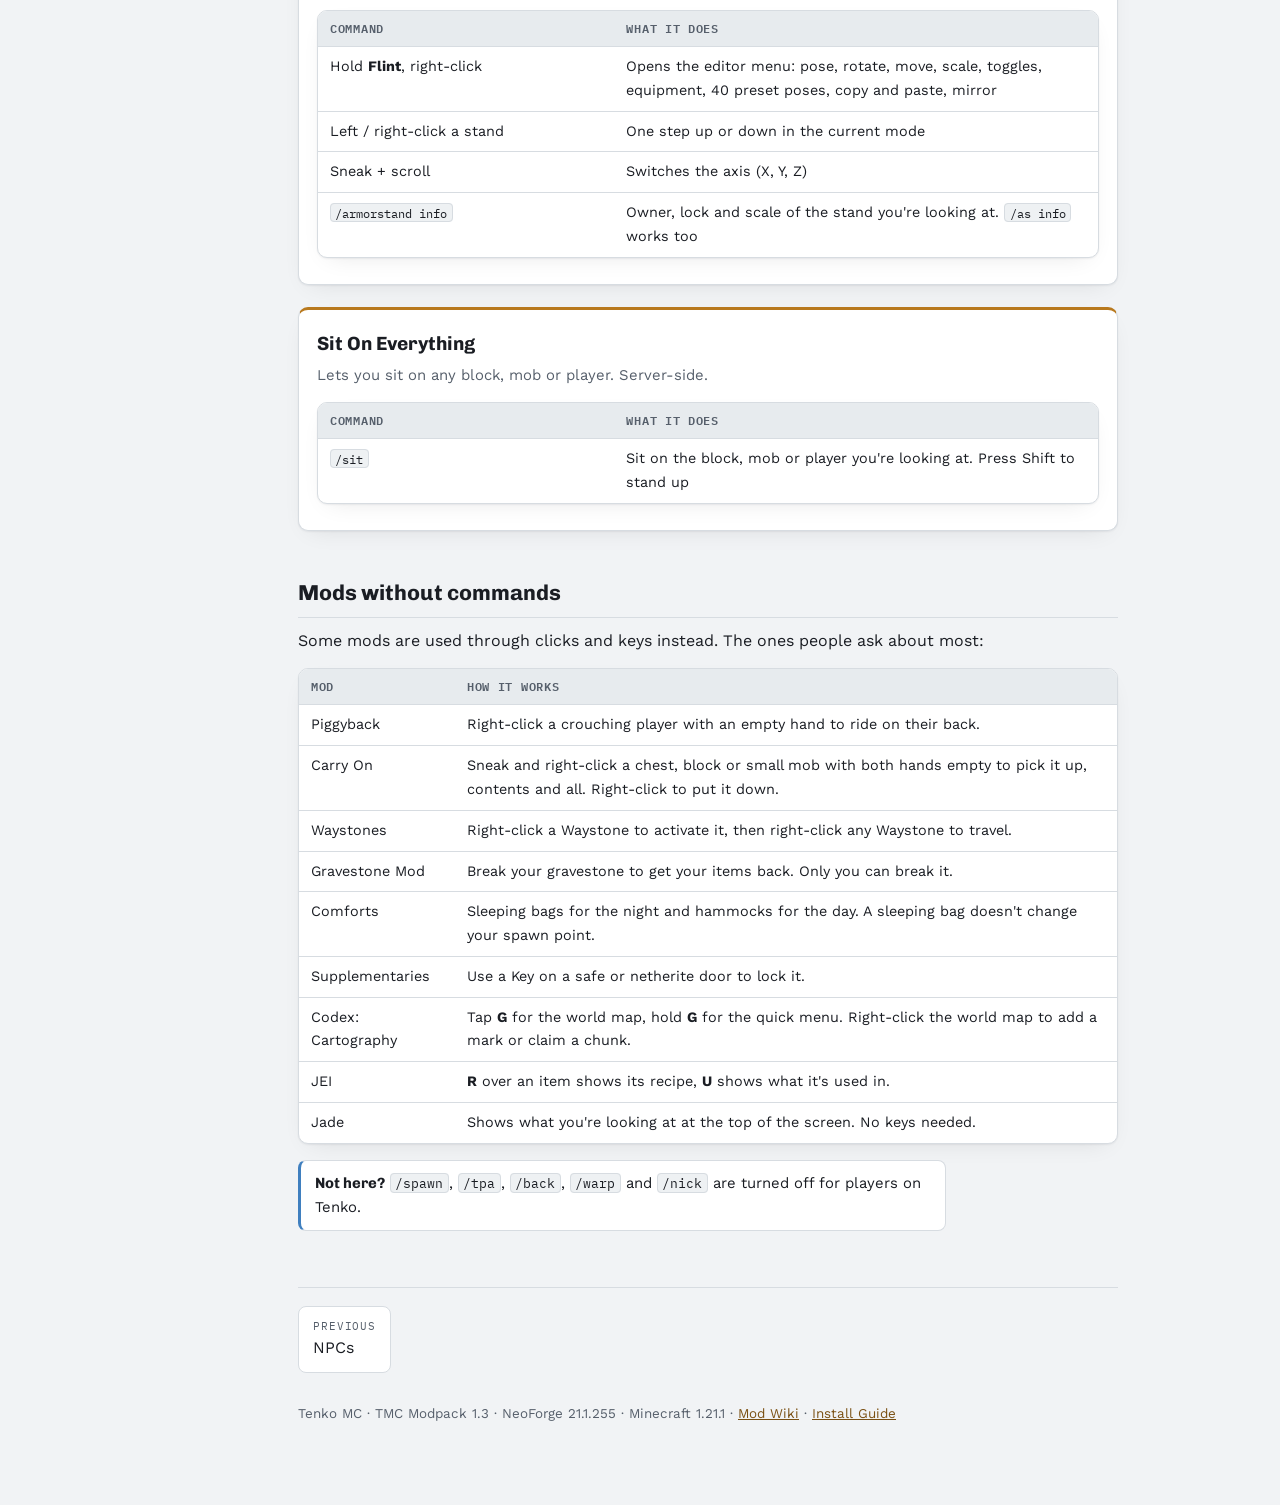
<file: commands.html>
<!doctype html>
<html lang="en">
<head>
<meta charset="utf-8">
<meta name="viewport" content="width=device-width,initial-scale=1,viewport-fit=cover">
<title>Player Commands · Tenko MC Wiki</title>
<meta name="description" content="Every command a player can use on Tenko, grouped by the mod it comes from. /help in game lists the ones open to you. Staff-only commands aren&#x27;t listed.">
<link rel="stylesheet" href="https://fonts.googleapis.com/css2?family=Chivo:wght@400;700;900&family=Work+Sans:wght@400;500;600&family=IBM+Plex+Mono:wght@400;500;600&display=swap">
<link rel="stylesheet" href="wiki.css">
</head>
<body>
<button class="menu-btn" type="button" aria-controls="sidebar" aria-expanded="false">☰ Contents</button>
<div class="scrim"></div>
<div class="layout">
<aside class="sidebar" id="sidebar">
  <a class="brand" href="index.html"><span class="eyebrow">Tenko MC</span><br><span class="name">Server Wiki</span></a>
  <input id="wiki-search" type="search" placeholder="Search the wiki" autocomplete="off" aria-label="Search the wiki">
  <ul class="search-results" id="search-results" hidden></ul>
  <nav id="side-nav" aria-label="Wiki pages"><div class="nav-group"><p class="nav-group-title">Start here</p><ul><li><a class="nav-link" href="index.html">Overview</a></li><li><a class="nav-link" href="rules.html">Rules</a></li><li><a class="nav-link" href="faq.html">FAQ</a></li></ul></div><div class="nav-group"><p class="nav-group-title">Systems</p><ul><li><a class="nav-link" href="coins.html">Coins & Shops</a></li><li><a class="nav-link" href="crates.html">Crates & Keys</a></li><li><a class="nav-link" href="rewards.html">Playtime & Voting</a></li><li><a class="nav-link" href="ranks.html">Ranks & Limits</a></li><li><a class="nav-link" href="claims.html">Claims</a></li><li><a class="nav-link" href="worlds.html">Travel & Worlds</a></li><li><a class="nav-link" href="npcs.html">NPCs</a></li></ul></div><div class="nav-group"><p class="nav-group-title">Reference</p><ul><li><a class="nav-link" href="commands.html" aria-current="page">Commands</a><ul class="toc"><li><a href="#nexus-h">Elements: Nexus</a></li><li><a href="#economy-h">Elements: Economy</a></li><li><a href="#claims-h">Elements: Claims</a></li><li><a href="#title-scrolls-h">Codex: Title Scrolls</a></li><li><a href="#armor-stands-h">Codex: Armor Stands</a></li><li><a href="#sit-h">Sit On Everything</a></li><li><a href="#no-commands">Mods without commands</a></li></ul></li><li><a class="nav-link" href="mods.html">Mod Wiki</a></li><li><a class="nav-link" href="install.html">Install Guide</a></li></ul></div></nav>
  <div class="side-facts"><b>play.tenkominecraft.com</b><br>1.21.1 · NeoForge 21.1.255<br><a href="https://discord.gg/GGQyUzt2Rq" target="_blank" rel="noopener">Discord</a></div>
</aside>
<main>
<article class="content">
  <div class="crumbs"><a href="index.html">Guide</a> / Reference</div>
  <h1>Player Commands</h1>
  <p class="lede">Every command a player can use on Tenko, grouped by the mod it comes from. <code>/help</code> in game lists the ones open to you. Staff-only commands aren't listed.</p>
  
<div class="note"><b>Reading this page.</b> <code>&lt;angle brackets&gt;</code> are required, <code>[square brackets]</code> are optional. Don't type the brackets.</div>
<section class="mod-block" id="nexus"><h2 id="nexus-h">Elements: Nexus<a class="anchor" href="#nexus-h" aria-label="Link to this section">#</a></h2><p class="about">The server's core. It runs ranks, chat, the tab list and the side panel, plus homes, kits, private messages, PvP and the Discord link. Server-side, so there's nothing to install.</p><div class="table-wrap"><table class="cmd-table"><thead><tr><th>Command</th><th>What it does</th></tr></thead><tbody><tr><td><code>/help</code></td><td>Lists every command you're allowed to use</td></tr><tr><td><code>/rules</code></td><td>Shows the server rules</td></tr><tr><td><code>/msg &lt;player&gt; &lt;message&gt;</code></td><td>Private message. <code>/tell</code> and <code>/w</code> do the same</td></tr><tr><td><code>/r &lt;message&gt;</code></td><td>Reply to your last private message</td></tr><tr><td><code>/ignore &lt;player&gt;</code></td><td>Hides that player's chat, messages and item show-offs. Run again to undo</td></tr><tr><td><code>/afk</code></td><td>Marks you away. Run again, or move, to come back</td></tr><tr><td><code>/sethome &lt;name&gt;</code></td><td>Saves a home where you're standing</td></tr><tr><td><code>/home &lt;name&gt;</code></td><td>Teleports you to a home</td></tr><tr><td><code>/homes</code></td><td>Lists your homes</td></tr><tr><td><code>/delhome &lt;name&gt;</code></td><td>Deletes a home</td></tr><tr><td><code>/kit list</code></td><td>Shows the kits you can claim</td></tr><tr><td><code>/kit &lt;name&gt;</code></td><td>Claims a kit</td></tr><tr><td><code>/pvp</code>, <code>/pvp on</code>, <code>/pvp off</code></td><td>Toggles your PvP. 30 seconds between switches, not within 15 seconds of a fight</td></tr><tr><td><code>/phantoms</code>, <code>/phantoms on</code>, <code>/phantoms off</code></td><td>Turns phantoms on or off for you</td></tr><tr><td><code>/sidepanel</code></td><td>Hides or shows the side panel</td></tr><tr><td><code>/vote</code></td><td>Clickable links to the five vote sites</td></tr><tr><td><code>/link</code></td><td>Gives you a code to link your Discord account. Send <code>!link &lt;code&gt;</code> to the bot within 10 minutes</td></tr><tr><td><code>/link remove</code></td><td>Unlinks your Discord account</td></tr><tr><td><code>[item]</code> in chat</td><td>Shows the item in your main hand. Others can hover over it. Shift + right-click an item in your inventory does the same</td></tr></tbody></table></div></section><section class="mod-block" id="economy"><h2 id="economy-h">Elements: Economy<a class="anchor" href="#economy-h" aria-label="Link to this section">#</a></h2><p class="about">Money, player shops and the auction house, all in Tenko coins. Server-side.</p><div class="table-wrap"><table class="cmd-table"><thead><tr><th>Command</th><th>What it does</th></tr></thead><tbody><tr><td><code>/bal [player]</code></td><td>The coins you carry and your bank, or someone else's</td></tr><tr><td><code>/pay &lt;player&gt; &lt;amount&gt;</code></td><td>Sends money</td></tr><tr><td><code>/pay toggle</code></td><td>Stops or allows other players paying you</td></tr><tr><td><code>/baltop</code></td><td>The richest players</td></tr><tr><td><code>/payments</code></td><td>Your recent payments</td></tr><tr><td><code>/exchange deposit [amount] [bronze|silver|gold]</code></td><td>Puts coins into your bank. No amount deposits every coin you carry</td></tr><tr><td><code>/exchange withdraw &lt;amount&gt; [bronze|silver|gold]</code></td><td>Takes coins back out of your bank</td></tr><tr><td><code>/shop create sell</code></td><td>Look at a chest or barrel: makes it a shop that sells to players</td></tr><tr><td><code>/shop create buy</code></td><td>Look at a chest or barrel: makes it a shop that buys from players</td></tr><tr><td><code>/shop rename &lt;name&gt;</code></td><td>Renames the shop you're looking at</td></tr><tr><td><code>/shop remove</code></td><td>Removes the shop you're looking at</td></tr><tr><td><code>/ah</code></td><td>Opens the auction house</td></tr><tr><td><code>/ah sell</code></td><td>Lists the item in your hand</td></tr><tr><td><code>/ah collect</code></td><td>Takes everything out of your collection box</td></tr><tr><td><code>/ah listings</code></td><td>Your active listings</td></tr></tbody></table></div></section><section class="mod-block" id="claims"><h2 id="claims-h">Elements: Claims<a class="anchor" href="#claims-h" aria-label="Link to this section">#</a></h2><p class="about">Land claiming with a Claim Deed, player ranks and sub-areas. Server-side.</p><div class="table-wrap"><table class="cmd-table"><thead><tr><th>Command</th><th>What it does</th></tr></thead><tbody><tr><td><code>/claim deed</code></td><td>Gives you a Claim Deed (once every 30 minutes)</td></tr><tr><td><code>/claim</code></td><td>Inside your claim: opens Land Config. Outside: your claim list</td></tr><tr><td><code>/claim create &lt;name&gt;</code></td><td>Starts a new property where you stand, if you have a free property slot</td></tr><tr><td><code>/claim &lt;property&gt; manage</code></td><td>Makes that property your active one</td></tr><tr><td><code>/claim &lt;property&gt; transfer &lt;player&gt;</code></td><td>Gives a property to another player</td></tr><tr><td><code>/trust &lt;player&gt;</code></td><td>Trusts a player in this claim, or in all of them if you're outside your land</td></tr><tr><td><code>/trust &lt;player&gt; &lt;subarea&gt; &lt;rank&gt;</code></td><td>Gives a player a rank inside one sub-area</td></tr><tr><td><code>/untrust &lt;player&gt; [subarea]</code></td><td>Removes a player from the claim, or from one sub-area</td></tr><tr><td><code>/trustlist</code></td><td>Who's trusted</td></tr></tbody></table></div></section><section class="mod-block" id="title-scrolls"><h2 id="title-scrolls-h">Codex: Title Scrolls<a class="anchor" href="#title-scrolls-h" aria-label="Link to this section">#</a></h2><p class="about">Scrolls found in loot unlock titles shown next to your name in chat. Titles you haven't found yet show as "?".</p><div class="table-wrap"><table class="cmd-table"><thead><tr><th>Command</th><th>What it does</th></tr></thead><tbody><tr><td><code>/title</code></td><td>Opens your title collection. Click a title to wear it, click again to take it off</td></tr></tbody></table></div></section><section class="mod-block" id="armor-stands"><h2 id="armor-stands-h">Codex: Armor Stands<a class="anchor" href="#armor-stands-h" aria-label="Link to this section">#</a></h2><p class="about">An armor stand editor that works through a tool and chest menus. Server-side.</p><div class="table-wrap"><table class="cmd-table"><thead><tr><th>Command</th><th>What it does</th></tr></thead><tbody><tr><td>Hold <b>Flint</b>, right-click</td><td>Opens the editor menu: pose, rotate, move, scale, toggles, equipment, 40 preset poses, copy and paste, mirror</td></tr><tr><td>Left / right-click a stand</td><td>One step up or down in the current mode</td></tr><tr><td>Sneak + scroll</td><td>Switches the axis (X, Y, Z)</td></tr><tr><td><code>/armorstand info</code></td><td>Owner, lock and scale of the stand you're looking at. <code>/as info</code> works too</td></tr></tbody></table></div></section><section class="mod-block" id="sit"><h2 id="sit-h">Sit On Everything<a class="anchor" href="#sit-h" aria-label="Link to this section">#</a></h2><p class="about">Lets you sit on any block, mob or player. Server-side.</p><div class="table-wrap"><table class="cmd-table"><thead><tr><th>Command</th><th>What it does</th></tr></thead><tbody><tr><td><code>/sit</code></td><td>Sit on the block, mob or player you're looking at. Press Shift to stand up</td></tr></tbody></table></div></section>
<h2 id="no-commands">Mods without commands<a class="anchor" href="#no-commands" aria-label="Link to this section">#</a></h2>
<p>Some mods are used through clicks and keys instead. The ones people ask about most:</p>
<div class="table-wrap"><table><thead><tr><th>Mod</th><th>How it works</th></tr></thead><tbody><tr><td>Piggyback</td><td>Right-click a crouching player with an empty hand to ride on their back.</td></tr><tr><td>Carry On</td><td>Sneak and right-click a chest, block or small mob with both hands empty to pick it up, contents and all. Right-click to put it down.</td></tr><tr><td>Waystones</td><td>Right-click a Waystone to activate it, then right-click any Waystone to travel.</td></tr><tr><td>Gravestone Mod</td><td>Break your gravestone to get your items back. Only you can break it.</td></tr><tr><td>Comforts</td><td>Sleeping bags for the night and hammocks for the day. A sleeping bag doesn't change your spawn point.</td></tr><tr><td>Supplementaries</td><td>Use a Key on a safe or netherite door to lock it.</td></tr><tr><td>Codex: Cartography</td><td>Tap <b>G</b> for the world map, hold <b>G</b> for the quick menu. Right-click the world map to add a mark or claim a chunk.</td></tr><tr><td>JEI</td><td><b>R</b> over an item shows its recipe, <b>U</b> shows what it's used in.</td></tr><tr><td>Jade</td><td>Shows what you're looking at at the top of the screen. No keys needed.</td></tr></tbody></table></div>
<div class="note"><b>Not here?</b> <code>/spawn</code>, <code>/tpa</code>, <code>/back</code>, <code>/warp</code> and <code>/nick</code> are turned off for players on Tenko.</div>

  <nav class="pager" aria-label="Pages"><a class="prev" href="npcs.html"><span>Previous</span>NPCs</a></nav>
  <footer>Tenko MC · TMC Modpack 1.3 · NeoForge 21.1.255 · Minecraft 1.21.1 · <a href="mods.html">Mod Wiki</a> · <a href="install.html">Install Guide</a></footer>
</article>
</main>
</div>
<script src="wiki.js"></script>
</body>
</html>
</file>
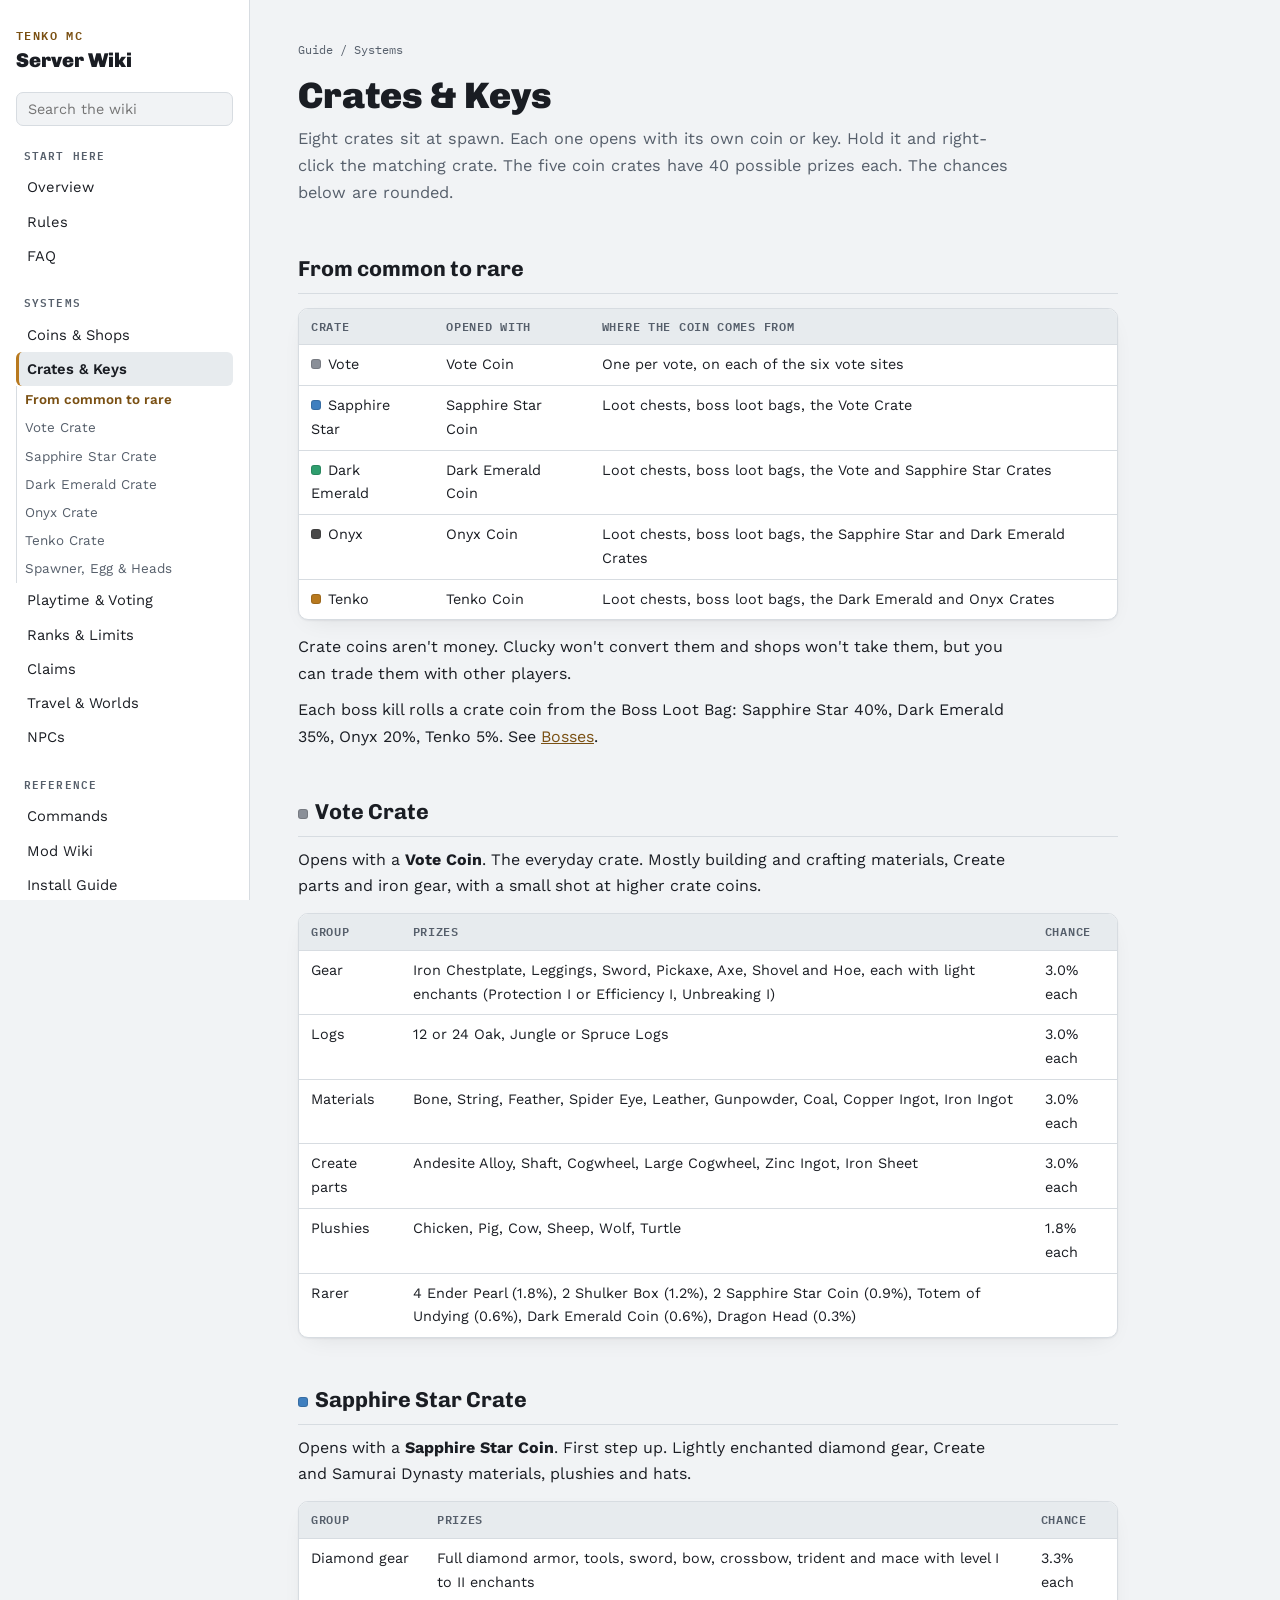
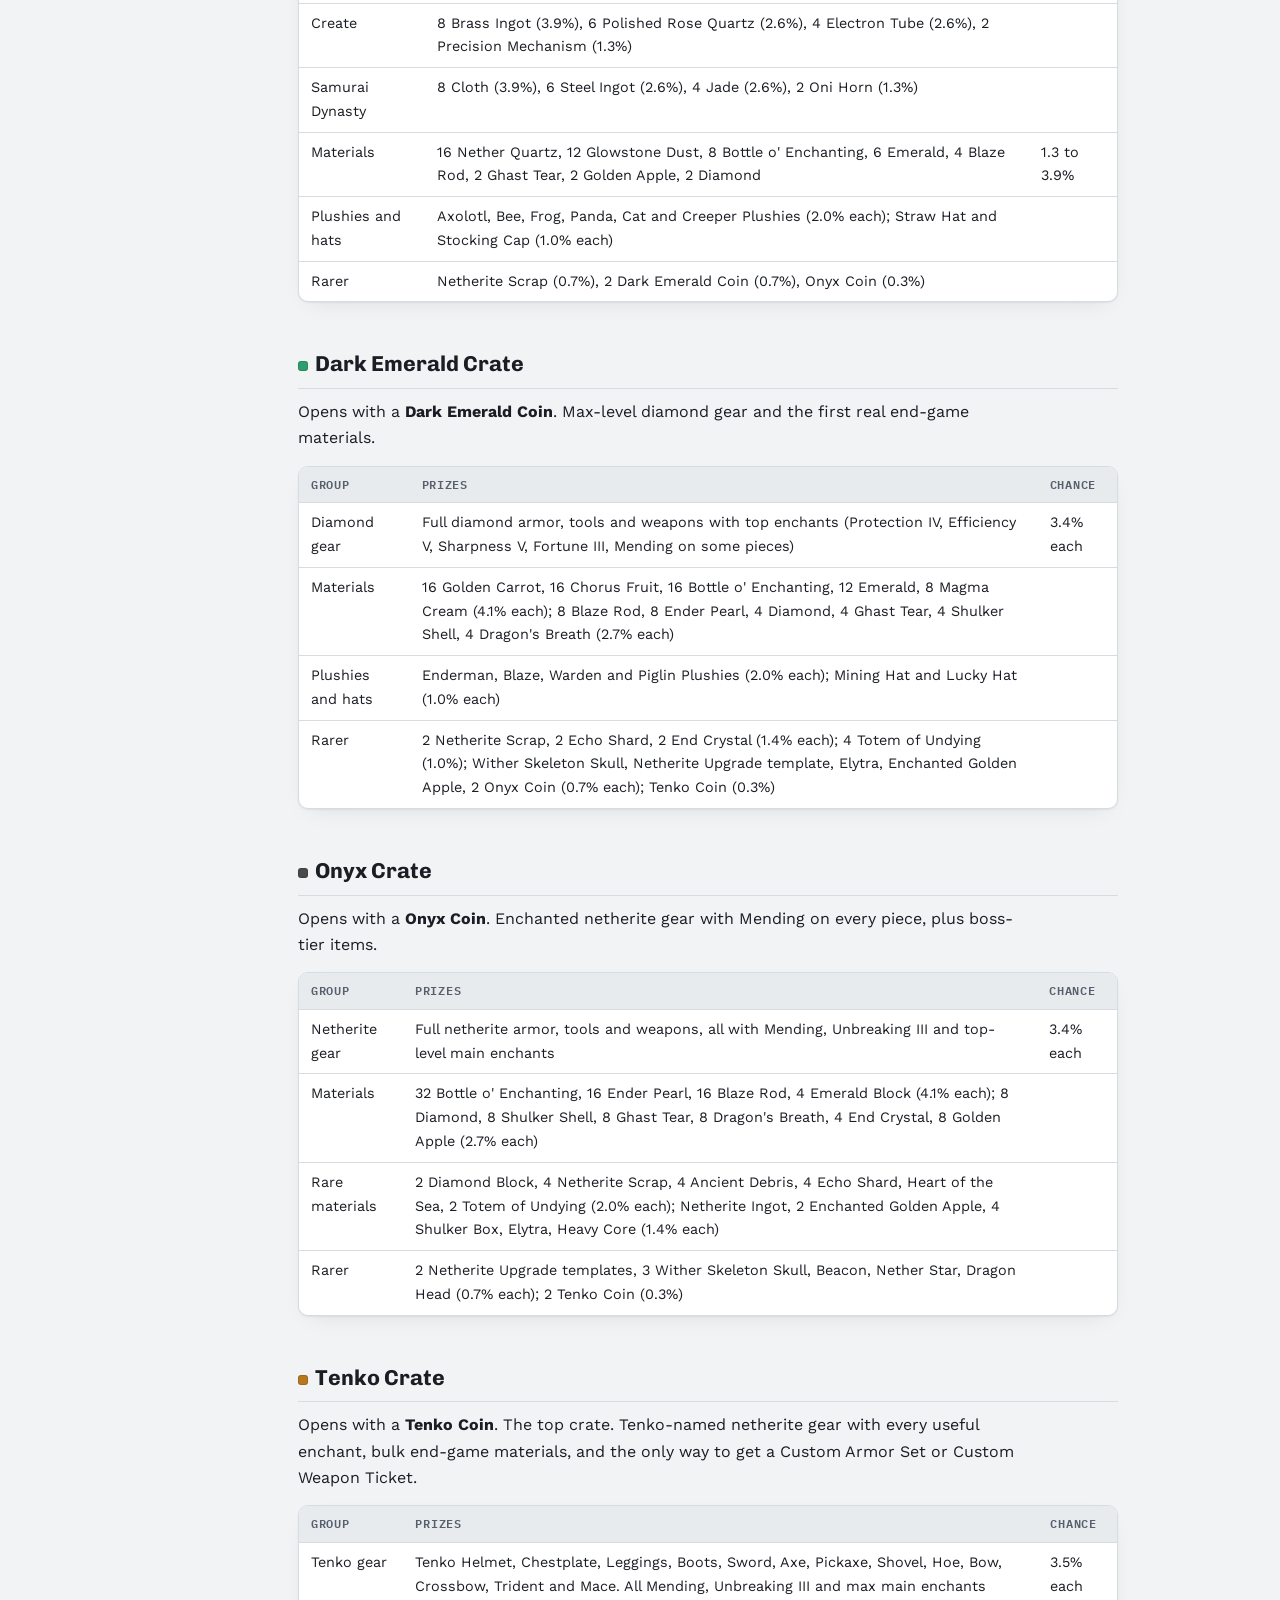
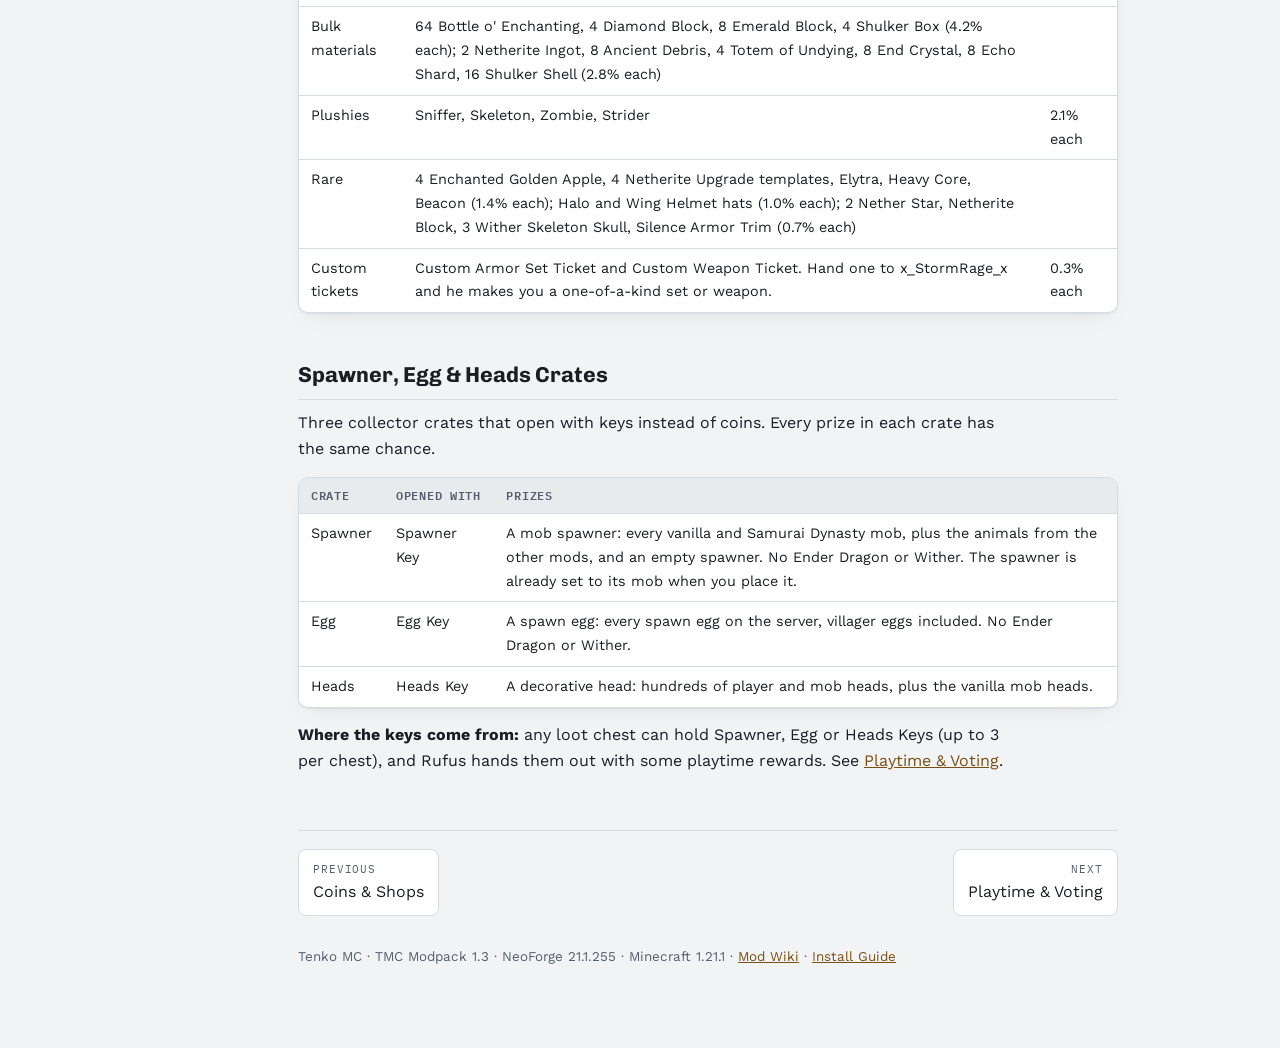
<file: crates.html>
<!doctype html>
<html lang="en">
<head>
<meta charset="utf-8">
<meta name="viewport" content="width=device-width,initial-scale=1,viewport-fit=cover">
<title>Crates & Keys · Tenko MC Wiki</title>
<meta name="description" content="Eight crates sit at spawn. Each one opens with its own coin or key. Hold it and right-click the matching crate. The five coin crates have 40 possible prizes each. The chanc">
<link rel="stylesheet" href="https://fonts.googleapis.com/css2?family=Chivo:wght@400;700;900&family=Work+Sans:wght@400;500;600&family=IBM+Plex+Mono:wght@400;500;600&display=swap">
<link rel="stylesheet" href="wiki.css">
</head>
<body>
<button class="menu-btn" type="button" aria-controls="sidebar" aria-expanded="false">☰ Contents</button>
<div class="scrim"></div>
<div class="layout">
<aside class="sidebar" id="sidebar">
  <a class="brand" href="index.html"><span class="eyebrow">Tenko MC</span><br><span class="name">Server Wiki</span></a>
  <input id="wiki-search" type="search" placeholder="Search the wiki" autocomplete="off" aria-label="Search the wiki">
  <ul class="search-results" id="search-results" hidden></ul>
  <nav id="side-nav" aria-label="Wiki pages"><div class="nav-group"><p class="nav-group-title">Start here</p><ul><li><a class="nav-link" href="index.html">Overview</a></li><li><a class="nav-link" href="rules.html">Rules</a></li><li><a class="nav-link" href="faq.html">FAQ</a></li></ul></div><div class="nav-group"><p class="nav-group-title">Systems</p><ul><li><a class="nav-link" href="coins.html">Coins & Shops</a></li><li><a class="nav-link" href="crates.html" aria-current="page">Crates & Keys</a><ul class="toc"><li><a href="#ladder">From common to rare</a></li><li><a href="#vote">Vote Crate</a></li><li><a href="#sapphire">Sapphire Star Crate</a></li><li><a href="#emerald">Dark Emerald Crate</a></li><li><a href="#onyx">Onyx Crate</a></li><li><a href="#tenko">Tenko Crate</a></li><li><a href="#special">Spawner, Egg &amp; Heads</a></li></ul></li><li><a class="nav-link" href="rewards.html">Playtime & Voting</a></li><li><a class="nav-link" href="ranks.html">Ranks & Limits</a></li><li><a class="nav-link" href="claims.html">Claims</a></li><li><a class="nav-link" href="worlds.html">Travel & Worlds</a></li><li><a class="nav-link" href="npcs.html">NPCs</a></li></ul></div><div class="nav-group"><p class="nav-group-title">Reference</p><ul><li><a class="nav-link" href="commands.html">Commands</a></li><li><a class="nav-link" href="mods.html">Mod Wiki</a></li><li><a class="nav-link" href="install.html">Install Guide</a></li></ul></div></nav>
  <div class="side-facts"><b>play.tenkominecraft.com</b><br>1.21.1 · NeoForge 21.1.255<br><a href="https://discord.gg/GGQyUzt2Rq" target="_blank" rel="noopener">Discord</a></div>
</aside>
<main>
<article class="content">
  <div class="crumbs"><a href="index.html">Guide</a> / Systems</div>
  <h1>Crates & Keys</h1>
  <p class="lede">Eight crates sit at spawn. Each one opens with its own coin or key. Hold it and right-click the matching crate. The five coin crates have 40 possible prizes each. The chances below are rounded.</p>
  
<h2 id="ladder">From common to rare<a class="anchor" href="#ladder" aria-label="Link to this section">#</a></h2>
<div class="table-wrap"><table><thead><tr><th>Crate</th><th>Opened with</th><th>Where the coin comes from</th></tr></thead><tbody><tr><td><span class="chip" style="background:#8a8f98"></span>Vote</td><td>Vote Coin</td><td>One per vote, on each of the six vote sites</td></tr><tr><td><span class="chip" style="background:#3f7fbf"></span>Sapphire Star</td><td>Sapphire Star Coin</td><td>Loot chests, boss loot bags, the Vote Crate</td></tr><tr><td><span class="chip" style="background:#2f9e6e"></span>Dark Emerald</td><td>Dark Emerald Coin</td><td>Loot chests, boss loot bags, the Vote and Sapphire Star Crates</td></tr><tr><td><span class="chip" style="background:#4a4a4a"></span>Onyx</td><td>Onyx Coin</td><td>Loot chests, boss loot bags, the Sapphire Star and Dark Emerald Crates</td></tr><tr><td><span class="chip" style="background:#b8791e"></span>Tenko</td><td>Tenko Coin</td><td>Loot chests, boss loot bags, the Dark Emerald and Onyx Crates</td></tr></tbody></table></div>
<p>Crate coins aren't money. Clucky won't convert them and shops won't take them, but you can trade them with other players.</p>
<p>Each boss kill rolls a crate coin from the Boss Loot Bag: Sapphire Star 40%, Dark Emerald 35%, Onyx 20%, Tenko 5%. See <a href="worlds.html#bosses">Bosses</a>.</p>
<h2 id="vote"><span class="chip" style="background:#8a8f98"></span>Vote Crate<a class="anchor" href="#vote" aria-label="Link to this section">#</a></h2><p>Opens with a <b>Vote Coin</b>. The everyday crate. Mostly building and crafting materials, Create parts and iron gear, with a small shot at higher crate coins.</p><div class="table-wrap"><table><thead><tr><th>Group</th><th>Prizes</th><th>Chance</th></tr></thead><tbody><tr><td>Gear</td><td>Iron Chestplate, Leggings, Sword, Pickaxe, Axe, Shovel and Hoe, each with light enchants (Protection I or Efficiency I, Unbreaking I)</td><td>3.0% each</td></tr><tr><td>Logs</td><td>12 or 24 Oak, Jungle or Spruce Logs</td><td>3.0% each</td></tr><tr><td>Materials</td><td>Bone, String, Feather, Spider Eye, Leather, Gunpowder, Coal, Copper Ingot, Iron Ingot</td><td>3.0% each</td></tr><tr><td>Create parts</td><td>Andesite Alloy, Shaft, Cogwheel, Large Cogwheel, Zinc Ingot, Iron Sheet</td><td>3.0% each</td></tr><tr><td>Plushies</td><td>Chicken, Pig, Cow, Sheep, Wolf, Turtle</td><td>1.8% each</td></tr><tr><td>Rarer</td><td>4 Ender Pearl (1.8%), 2 Shulker Box (1.2%), 2 Sapphire Star Coin (0.9%), Totem of Undying (0.6%), Dark Emerald Coin (0.6%), Dragon Head (0.3%)</td><td></td></tr></tbody></table></div><h2 id="sapphire"><span class="chip" style="background:#3f7fbf"></span>Sapphire Star Crate<a class="anchor" href="#sapphire" aria-label="Link to this section">#</a></h2><p>Opens with a <b>Sapphire Star Coin</b>. First step up. Lightly enchanted diamond gear, Create and Samurai Dynasty materials, plushies and hats.</p><div class="table-wrap"><table><thead><tr><th>Group</th><th>Prizes</th><th>Chance</th></tr></thead><tbody><tr><td>Diamond gear</td><td>Full diamond armor, tools, sword, bow, crossbow, trident and mace with level I to II enchants</td><td>3.3% each</td></tr><tr><td>Create</td><td>8 Brass Ingot (3.9%), 6 Polished Rose Quartz (2.6%), 4 Electron Tube (2.6%), 2 Precision Mechanism (1.3%)</td><td></td></tr><tr><td>Samurai Dynasty</td><td>8 Cloth (3.9%), 6 Steel Ingot (2.6%), 4 Jade (2.6%), 2 Oni Horn (1.3%)</td><td></td></tr><tr><td>Materials</td><td>16 Nether Quartz, 12 Glowstone Dust, 8 Bottle o' Enchanting, 6 Emerald, 4 Blaze Rod, 2 Ghast Tear, 2 Golden Apple, 2 Diamond</td><td>1.3 to 3.9%</td></tr><tr><td>Plushies and hats</td><td>Axolotl, Bee, Frog, Panda, Cat and Creeper Plushies (2.0% each); Straw Hat and Stocking Cap (1.0% each)</td><td></td></tr><tr><td>Rarer</td><td>Netherite Scrap (0.7%), 2 Dark Emerald Coin (0.7%), Onyx Coin (0.3%)</td><td></td></tr></tbody></table></div><h2 id="emerald"><span class="chip" style="background:#2f9e6e"></span>Dark Emerald Crate<a class="anchor" href="#emerald" aria-label="Link to this section">#</a></h2><p>Opens with a <b>Dark Emerald Coin</b>. Max-level diamond gear and the first real end-game materials.</p><div class="table-wrap"><table><thead><tr><th>Group</th><th>Prizes</th><th>Chance</th></tr></thead><tbody><tr><td>Diamond gear</td><td>Full diamond armor, tools and weapons with top enchants (Protection IV, Efficiency V, Sharpness V, Fortune III, Mending on some pieces)</td><td>3.4% each</td></tr><tr><td>Materials</td><td>16 Golden Carrot, 16 Chorus Fruit, 16 Bottle o' Enchanting, 12 Emerald, 8 Magma Cream (4.1% each); 8 Blaze Rod, 8 Ender Pearl, 4 Diamond, 4 Ghast Tear, 4 Shulker Shell, 4 Dragon's Breath (2.7% each)</td><td></td></tr><tr><td>Plushies and hats</td><td>Enderman, Blaze, Warden and Piglin Plushies (2.0% each); Mining Hat and Lucky Hat (1.0% each)</td><td></td></tr><tr><td>Rarer</td><td>2 Netherite Scrap, 2 Echo Shard, 2 End Crystal (1.4% each); 4 Totem of Undying (1.0%); Wither Skeleton Skull, Netherite Upgrade template, Elytra, Enchanted Golden Apple, 2 Onyx Coin (0.7% each); Tenko Coin (0.3%)</td><td></td></tr></tbody></table></div><h2 id="onyx"><span class="chip" style="background:#4a4a4a"></span>Onyx Crate<a class="anchor" href="#onyx" aria-label="Link to this section">#</a></h2><p>Opens with a <b>Onyx Coin</b>. Enchanted netherite gear with Mending on every piece, plus boss-tier items.</p><div class="table-wrap"><table><thead><tr><th>Group</th><th>Prizes</th><th>Chance</th></tr></thead><tbody><tr><td>Netherite gear</td><td>Full netherite armor, tools and weapons, all with Mending, Unbreaking III and top-level main enchants</td><td>3.4% each</td></tr><tr><td>Materials</td><td>32 Bottle o' Enchanting, 16 Ender Pearl, 16 Blaze Rod, 4 Emerald Block (4.1% each); 8 Diamond, 8 Shulker Shell, 8 Ghast Tear, 8 Dragon's Breath, 4 End Crystal, 8 Golden Apple (2.7% each)</td><td></td></tr><tr><td>Rare materials</td><td>2 Diamond Block, 4 Netherite Scrap, 4 Ancient Debris, 4 Echo Shard, Heart of the Sea, 2 Totem of Undying (2.0% each); Netherite Ingot, 2 Enchanted Golden Apple, 4 Shulker Box, Elytra, Heavy Core (1.4% each)</td><td></td></tr><tr><td>Rarer</td><td>2 Netherite Upgrade templates, 3 Wither Skeleton Skull, Beacon, Nether Star, Dragon Head (0.7% each); 2 Tenko Coin (0.3%)</td><td></td></tr></tbody></table></div><h2 id="tenko"><span class="chip" style="background:#b8791e"></span>Tenko Crate<a class="anchor" href="#tenko" aria-label="Link to this section">#</a></h2><p>Opens with a <b>Tenko Coin</b>. The top crate. Tenko-named netherite gear with every useful enchant, bulk end-game materials, and the only way to get a Custom Armor Set or Custom Weapon Ticket.</p><div class="table-wrap"><table><thead><tr><th>Group</th><th>Prizes</th><th>Chance</th></tr></thead><tbody><tr><td>Tenko gear</td><td>Tenko Helmet, Chestplate, Leggings, Boots, Sword, Axe, Pickaxe, Shovel, Hoe, Bow, Crossbow, Trident and Mace. All Mending, Unbreaking III and max main enchants</td><td>3.5% each</td></tr><tr><td>Bulk materials</td><td>64 Bottle o' Enchanting, 4 Diamond Block, 8 Emerald Block, 4 Shulker Box (4.2% each); 2 Netherite Ingot, 8 Ancient Debris, 4 Totem of Undying, 8 End Crystal, 8 Echo Shard, 16 Shulker Shell (2.8% each)</td><td></td></tr><tr><td>Plushies</td><td>Sniffer, Skeleton, Zombie, Strider</td><td>2.1% each</td></tr><tr><td>Rare</td><td>4 Enchanted Golden Apple, 4 Netherite Upgrade templates, Elytra, Heavy Core, Beacon (1.4% each); Halo and Wing Helmet hats (1.0% each); 2 Nether Star, Netherite Block, 3 Wither Skeleton Skull, Silence Armor Trim (0.7% each)</td><td></td></tr><tr><td>Custom tickets</td><td>Custom Armor Set Ticket and Custom Weapon Ticket. Hand one to x_StormRage_x and he makes you a one-of-a-kind set or weapon.</td><td>0.3% each</td></tr></tbody></table></div>

<h2 id="special">Spawner, Egg &amp; Heads Crates<a class="anchor" href="#special" aria-label="Link to this section">#</a></h2>
<p>Three collector crates that open with keys instead of coins. Every prize in each crate has the same chance.</p>
<div class="table-wrap"><table><thead><tr><th>Crate</th><th>Opened with</th><th>Prizes</th></tr></thead><tbody><tr><td>Spawner</td><td>Spawner Key</td><td>A mob spawner: every vanilla and Samurai Dynasty mob, plus the animals from the other mods, and an empty spawner. No Ender Dragon or Wither. The spawner is already set to its mob when you place it.</td></tr><tr><td>Egg</td><td>Egg Key</td><td>A spawn egg: every spawn egg on the server, villager eggs included. No Ender Dragon or Wither.</td></tr><tr><td>Heads</td><td>Heads Key</td><td>A decorative head: hundreds of player and mob heads, plus the vanilla mob heads.</td></tr></tbody></table></div>
<p><b>Where the keys come from:</b> any loot chest can hold Spawner, Egg or Heads Keys (up to 3 per chest), and Rufus hands them out with some playtime rewards. See <a href="rewards.html">Playtime &amp; Voting</a>.</p>
  <nav class="pager" aria-label="Pages"><a class="prev" href="coins.html"><span>Previous</span>Coins & Shops</a><a class="next" href="rewards.html"><span>Next</span>Playtime & Voting</a></nav>
  <footer>Tenko MC · TMC Modpack 1.3 · NeoForge 21.1.255 · Minecraft 1.21.1 · <a href="mods.html">Mod Wiki</a> · <a href="install.html">Install Guide</a></footer>
</article>
</main>
</div>
<script src="wiki.js"></script>
</body>
</html>
</file>
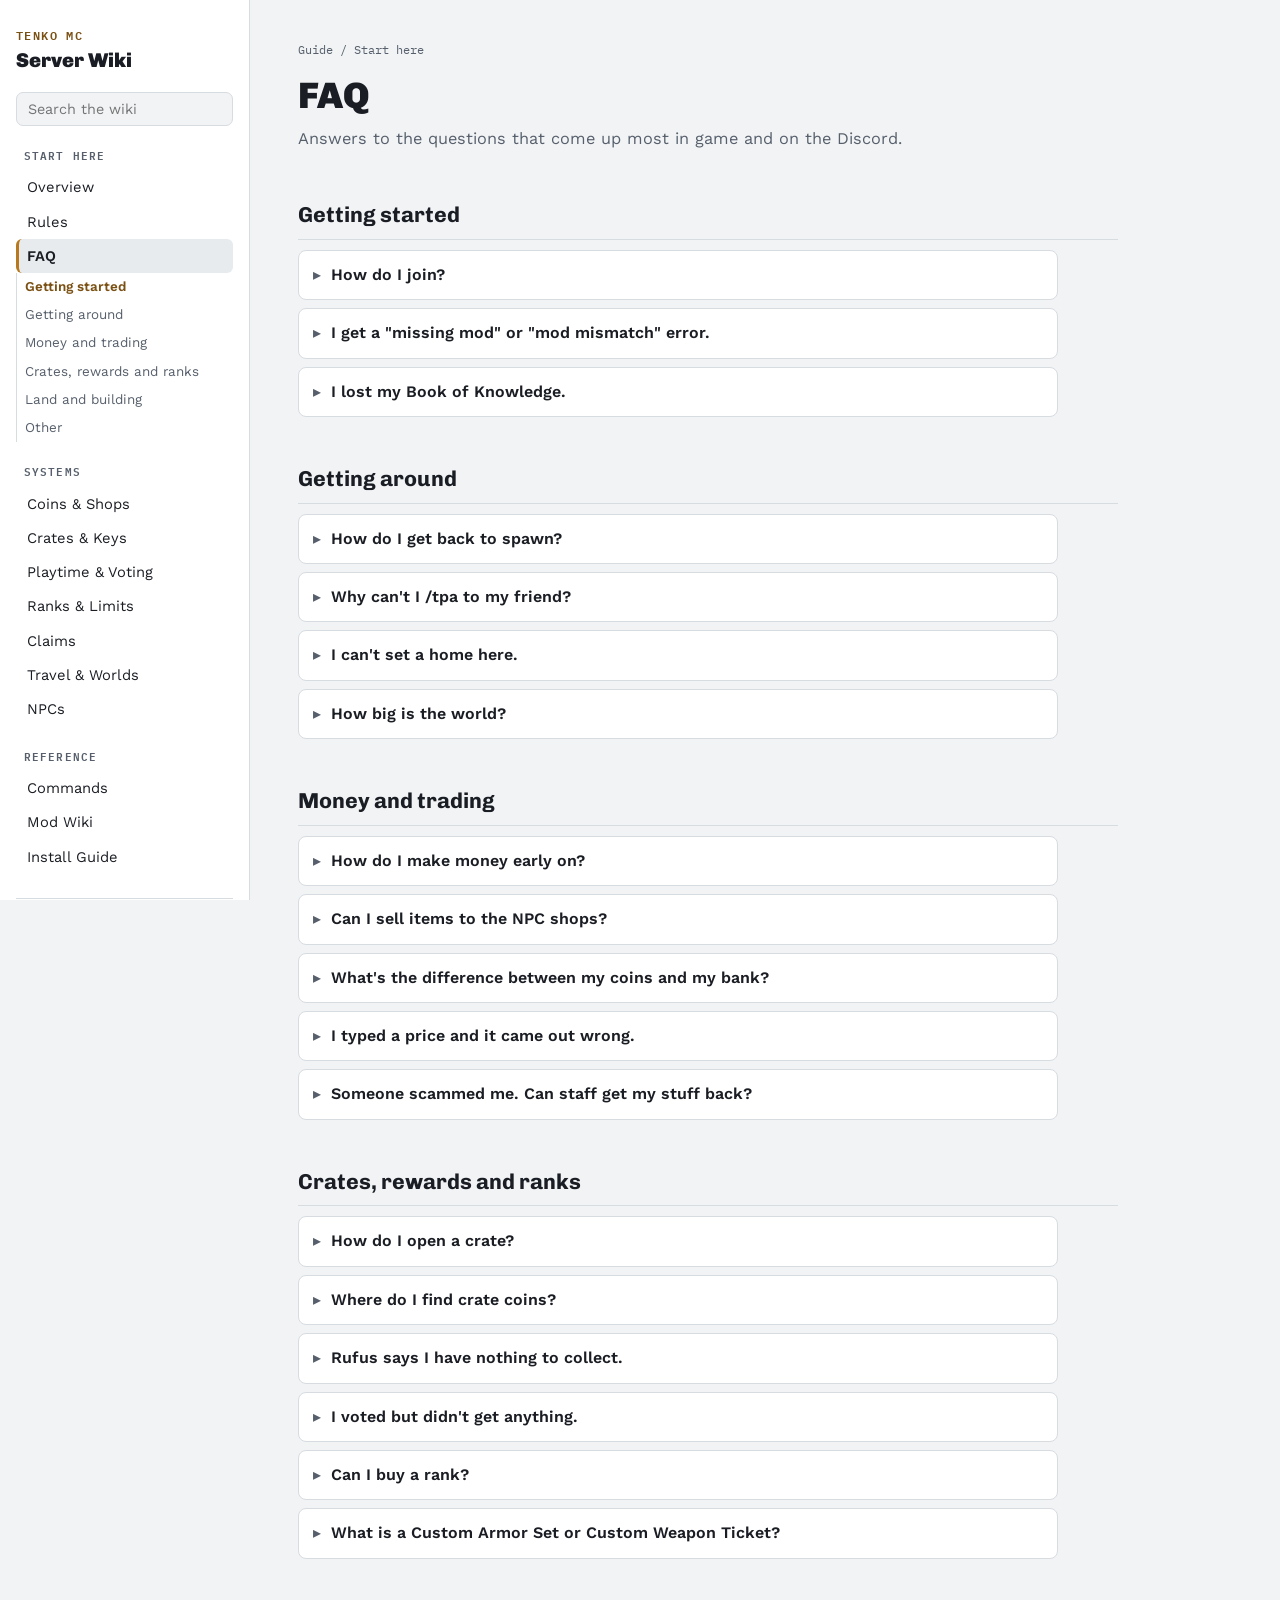
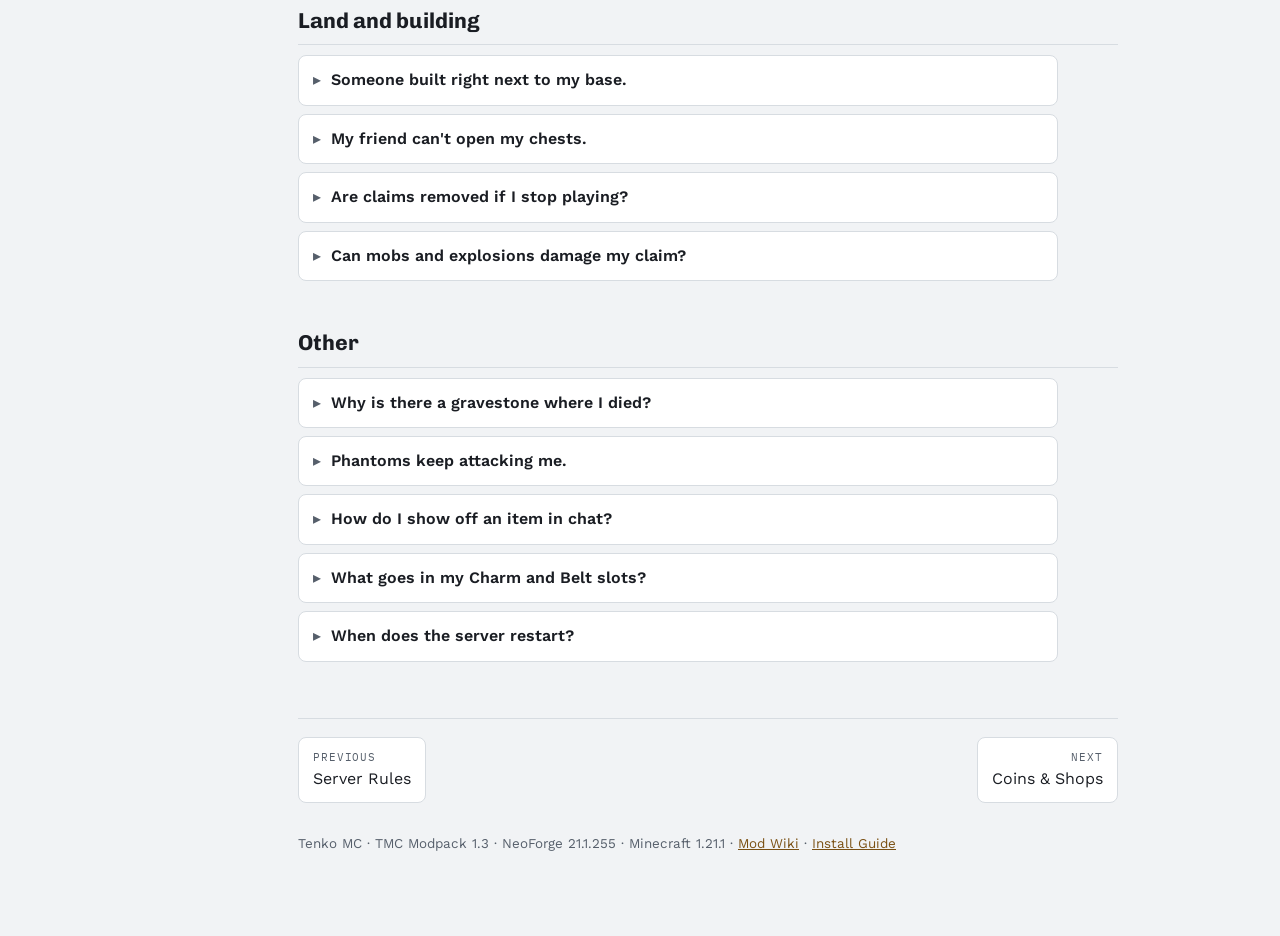
<file: faq.html>
<!doctype html>
<html lang="en">
<head>
<meta charset="utf-8">
<meta name="viewport" content="width=device-width,initial-scale=1,viewport-fit=cover">
<title>FAQ · Tenko MC Wiki</title>
<meta name="description" content="Answers to the questions that come up most in game and on the Discord.">
<link rel="stylesheet" href="https://fonts.googleapis.com/css2?family=Chivo:wght@400;700;900&family=Work+Sans:wght@400;500;600&family=IBM+Plex+Mono:wght@400;500;600&display=swap">
<link rel="stylesheet" href="wiki.css">
</head>
<body>
<button class="menu-btn" type="button" aria-controls="sidebar" aria-expanded="false">☰ Contents</button>
<div class="scrim"></div>
<div class="layout">
<aside class="sidebar" id="sidebar">
  <a class="brand" href="index.html"><span class="eyebrow">Tenko MC</span><br><span class="name">Server Wiki</span></a>
  <input id="wiki-search" type="search" placeholder="Search the wiki" autocomplete="off" aria-label="Search the wiki">
  <ul class="search-results" id="search-results" hidden></ul>
  <nav id="side-nav" aria-label="Wiki pages"><div class="nav-group"><p class="nav-group-title">Start here</p><ul><li><a class="nav-link" href="index.html">Overview</a></li><li><a class="nav-link" href="rules.html">Rules</a></li><li><a class="nav-link" href="faq.html" aria-current="page">FAQ</a><ul class="toc"><li><a href="#getting-started">Getting started</a></li><li><a href="#getting-around">Getting around</a></li><li><a href="#money">Money and trading</a></li><li><a href="#crates-ranks">Crates, rewards and ranks</a></li><li><a href="#land">Land and building</a></li><li><a href="#other">Other</a></li></ul></li></ul></div><div class="nav-group"><p class="nav-group-title">Systems</p><ul><li><a class="nav-link" href="coins.html">Coins & Shops</a></li><li><a class="nav-link" href="crates.html">Crates & Keys</a></li><li><a class="nav-link" href="rewards.html">Playtime & Voting</a></li><li><a class="nav-link" href="ranks.html">Ranks & Limits</a></li><li><a class="nav-link" href="claims.html">Claims</a></li><li><a class="nav-link" href="worlds.html">Travel & Worlds</a></li><li><a class="nav-link" href="npcs.html">NPCs</a></li></ul></div><div class="nav-group"><p class="nav-group-title">Reference</p><ul><li><a class="nav-link" href="commands.html">Commands</a></li><li><a class="nav-link" href="mods.html">Mod Wiki</a></li><li><a class="nav-link" href="install.html">Install Guide</a></li></ul></div></nav>
  <div class="side-facts"><b>play.tenkominecraft.com</b><br>1.21.1 · NeoForge 21.1.255<br><a href="https://discord.gg/GGQyUzt2Rq" target="_blank" rel="noopener">Discord</a></div>
</aside>
<main>
<article class="content">
  <div class="crumbs"><a href="index.html">Guide</a> / Start here</div>
  <h1>FAQ</h1>
  <p class="lede">Answers to the questions that come up most in game and on the Discord.</p>
  
<h2 id="getting-started">Getting started<a class="anchor" href="#getting-started" aria-label="Link to this section">#</a></h2>
<details class="faq"><summary>How do I join?</summary><div class="answer"><p>Install the <b>Tenko</b> modpack from CurseForge (see the <a href="install.html">Install Guide</a>), launch it, and add <code>play.tenkominecraft.com</code> under Multiplayer.</p></div></details>
<details class="faq"><summary>I get a "missing mod" or "mod mismatch" error.</summary><div class="answer"><p>Your modpack is out of date. Update the Tenko pack in your launcher, or if you installed from the Discord file, download the newest one and import it again. The server runs Tenko 1.3 on NeoForge 21.1.255.</p></div></details>
<details class="faq"><summary>I lost my Book of Knowledge.</summary><div class="answer"><p>Everything in it is on this wiki. If you still want a copy, ask a staff member.</p></div></details>

<h2 id="getting-around">Getting around<a class="anchor" href="#getting-around" aria-label="Link to this section">#</a></h2>
<details class="faq"><summary>How do I get back to spawn?</summary><div class="answer"><p>Use a Waystone. Tenko Spawn is already unlocked for every player. Place a Waystone (you get 2 in the starter kit), name it, and it becomes active. Right-click it and pick Tenko Spawn from the list.</p></div></details>
<details class="faq"><summary>Why can't I /tpa to my friend?</summary><div class="answer"><p>Teleport requests are off on purpose. Meet up with Waystones, or have your friend set a Waystone at their base for you to activate.</p></div></details>
<details class="faq"><summary>I can't set a home here.</summary><div class="answer"><p>Homes can't be set in the resource worlds. You may also be at your home limit. <code>/homes</code> shows how many you have.</p></div></details>
<details class="faq"><summary>How big is the world?</summary><div class="answer"><p>The main Overworld is 25,000 × 25,000 blocks, centered on 0,0. The Nether border sits at 3,125 and the End border at 10,000.</p></div></details>

<h2 id="money">Money and trading<a class="anchor" href="#money" aria-label="Link to this section">#</a></h2>
<details class="faq"><summary>How do I make money early on?</summary><div class="answer"><p>Collect from Rufus after your first hour, sell spare farm goods to other players or through the auction house, and kill mobs for loot bags. Once you have a few Silver, set up a chest shop.</p></div></details>
<details class="faq"><summary>Can I sell items to the NPC shops?</summary><div class="answer"><p>No. They only sell. Sell to players instead, with a chest shop or the auction house.</p></div></details>
<details class="faq"><summary>What's the difference between my coins and my bank?</summary><div class="answer"><p>Coins are items in your inventory. Your bank holds coins on the server, safe from being dropped or lost. <code>/exchange deposit</code> and <code>/exchange withdraw</code> move coins between the two, counted in Bronze, Silver or Gold.</p></div></details>
<details class="faq"><summary>I typed a price and it came out wrong.</summary><div class="answer"><p>Prices are in Bronze. 1 Gold is <code>10000</code> or <code>10k</code>. Don't add a coin letter: <code>5b</code> means 5 billion.</p></div></details>
<details class="faq"><summary>Someone scammed me. Can staff get my stuff back?</summary><div class="answer"><p>Report it with screenshots. Scamming breaks the rules and staff will deal with the player, but trades can't always be undone. Use chest shops or the auction house for big trades.</p></div></details>

<h2 id="crates-ranks">Crates, rewards and ranks<a class="anchor" href="#crates-ranks" aria-label="Link to this section">#</a></h2>
<details class="faq"><summary>How do I open a crate?</summary><div class="answer"><p>Hold the matching crate coin and right-click the crate. The <a href="crates.html">Crates</a> page lists every prize.</p></div></details>
<details class="faq"><summary>Where do I find crate coins?</summary><div class="answer"><p>Vote Coins come from voting. Sapphire Star, Dark Emerald, Onyx and Tenko Coins turn up in loot chests, Boss Loot Bags and lower crates.</p></div></details>
<details class="faq"><summary>Rufus says I have nothing to collect.</summary><div class="answer"><p>Only active time counts. Standing still pauses the clock, so AFK time doesn't add up. Rufus tells you how long until the next tier.</p></div></details>
<details class="faq"><summary>I voted but didn't get anything.</summary><div class="answer"><p>Check that you typed your exact in-game name on the vote site. Votes sometimes take a few minutes to come through. If it still hasn't arrived after an hour, tell staff which site and roughly when.</p></div></details>
<details class="faq"><summary>Can I buy a rank?</summary><div class="answer"><p>No. Ranks come from votes only.</p></div></details>
<details class="faq"><summary>What is a Custom Armor Set or Custom Weapon Ticket?</summary><div class="answer"><p>The rarest prizes in the Tenko Crate. Give the ticket to x_StormRage_x and he makes you a one-of-a-kind armor set or weapon.</p></div></details>

<h2 id="land">Land and building<a class="anchor" href="#land" aria-label="Link to this section">#</a></h2>
<details class="faq"><summary>Someone built right next to my base.</summary><div class="answer"><p>Claims need a 2-chunk gap from other players' claims, so nobody can claim right against yours. Claim the area around your base early if you want space. Unclaimed land near you is fair game for building, but griefing your build isn't.</p></div></details>
<details class="faq"><summary>My friend can't open my chests.</summary><div class="answer"><p>Trust them with <code>/trust &lt;name&gt;</code>, then check which rank they're in under <code>/claim</code> → Ranks and that the rank can open containers.</p></div></details>
<details class="faq"><summary>Are claims removed if I stop playing?</summary><div class="answer"><p>No. Claims don't expire on Tenko.</p></div></details>
<details class="faq"><summary>Can mobs and explosions damage my claim?</summary><div class="answer"><p>That's up to you. Explosions and fire spread are flags in Land Config.</p></div></details>

<h2 id="other">Other<a class="anchor" href="#other" aria-label="Link to this section">#</a></h2>
<details class="faq"><summary>Why is there a gravestone where I died?</summary><div class="answer"><p>It holds everything you were carrying. Break it to get it all back. Only you and staff can break it.</p></div></details>
<details class="faq"><summary>Phantoms keep attacking me.</summary><div class="answer"><p>Type <code>/phantoms off</code>.</p></div></details>
<details class="faq"><summary>How do I show off an item in chat?</summary><div class="answer"><p>Hold it and type <code>[item]</code> in your message, or shift + right-click it in your inventory.</p></div></details>
<details class="faq"><summary>What goes in my Charm and Belt slots?</summary><div class="answer"><p>Your inventory has extra gear slots, and each one only takes certain items. <b>Charm:</b> Totem of Undying, Totem of Freezing, Totem of Illusion, Crystal Magnet. <b>Belt:</b> Quiver, Key, Advanced Wireless Terminal. Open the gear slots from your inventory and place the item in its slot.</p></div></details>
<details class="faq"><summary>When does the server restart?</summary><div class="answer"><p>Every night at 23:30 CST. You'll get warnings at 30, 15, 10 and 5 minutes, then 1 minute and 30 seconds.</p></div></details>

  <nav class="pager" aria-label="Pages"><a class="prev" href="rules.html"><span>Previous</span>Server Rules</a><a class="next" href="coins.html"><span>Next</span>Coins & Shops</a></nav>
  <footer>Tenko MC · TMC Modpack 1.3 · NeoForge 21.1.255 · Minecraft 1.21.1 · <a href="mods.html">Mod Wiki</a> · <a href="install.html">Install Guide</a></footer>
</article>
</main>
</div>
<script src="wiki.js"></script>
</body>
</html>
</file>
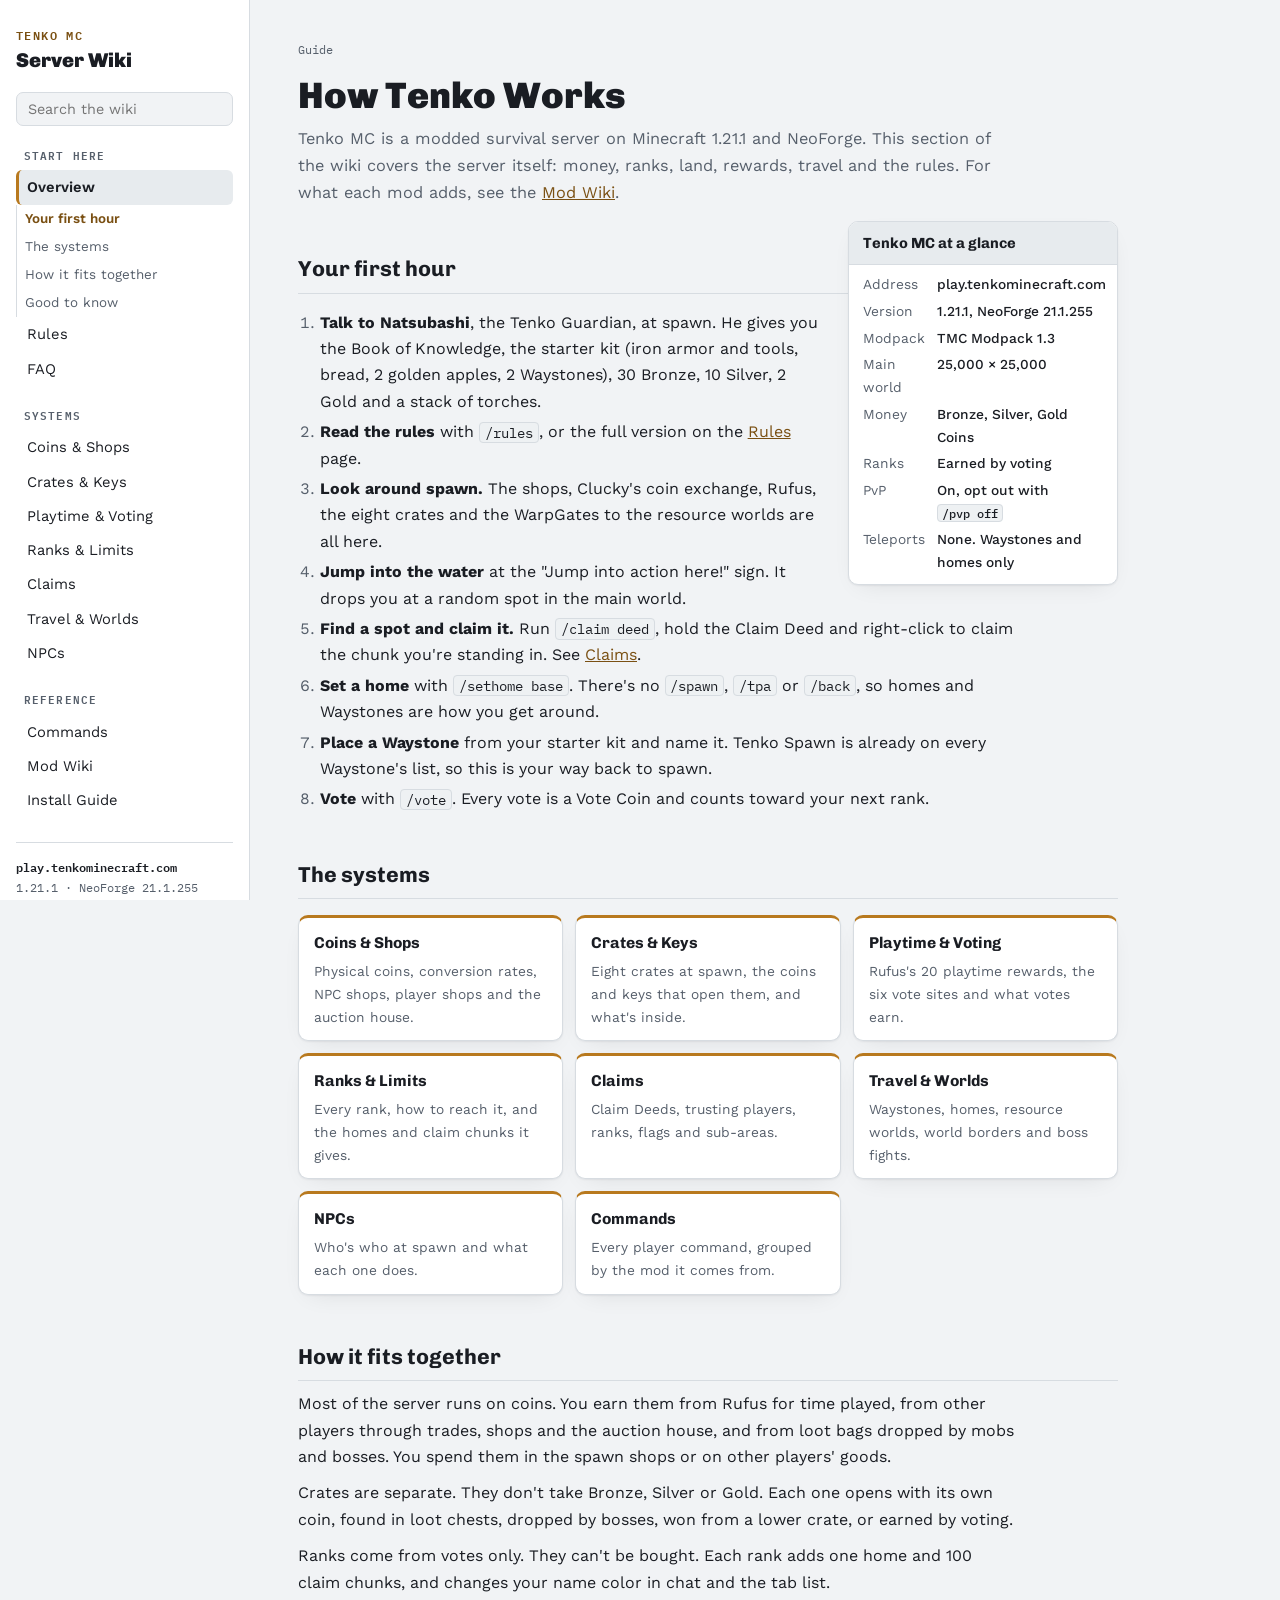
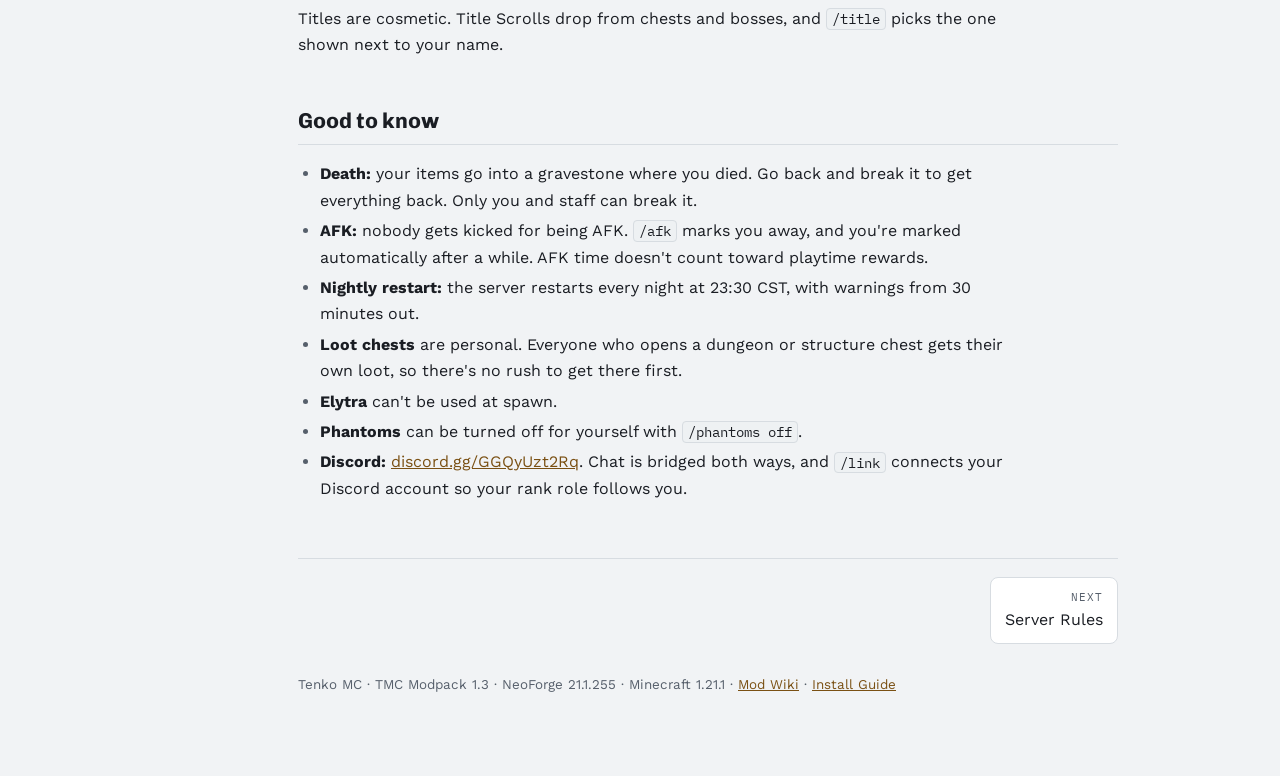
<file: guide.html>
<!doctype html>
<html lang="en">
<head>
<meta charset="utf-8">
<title>Tenko MC Wiki</title>
<meta http-equiv="refresh" content="0; url=index.html">
<link rel="canonical" href="index.html">
</head>
<body><p>The Server Wiki moved to the <a href="index.html">front page</a>.</p></body>
</html>
</file>
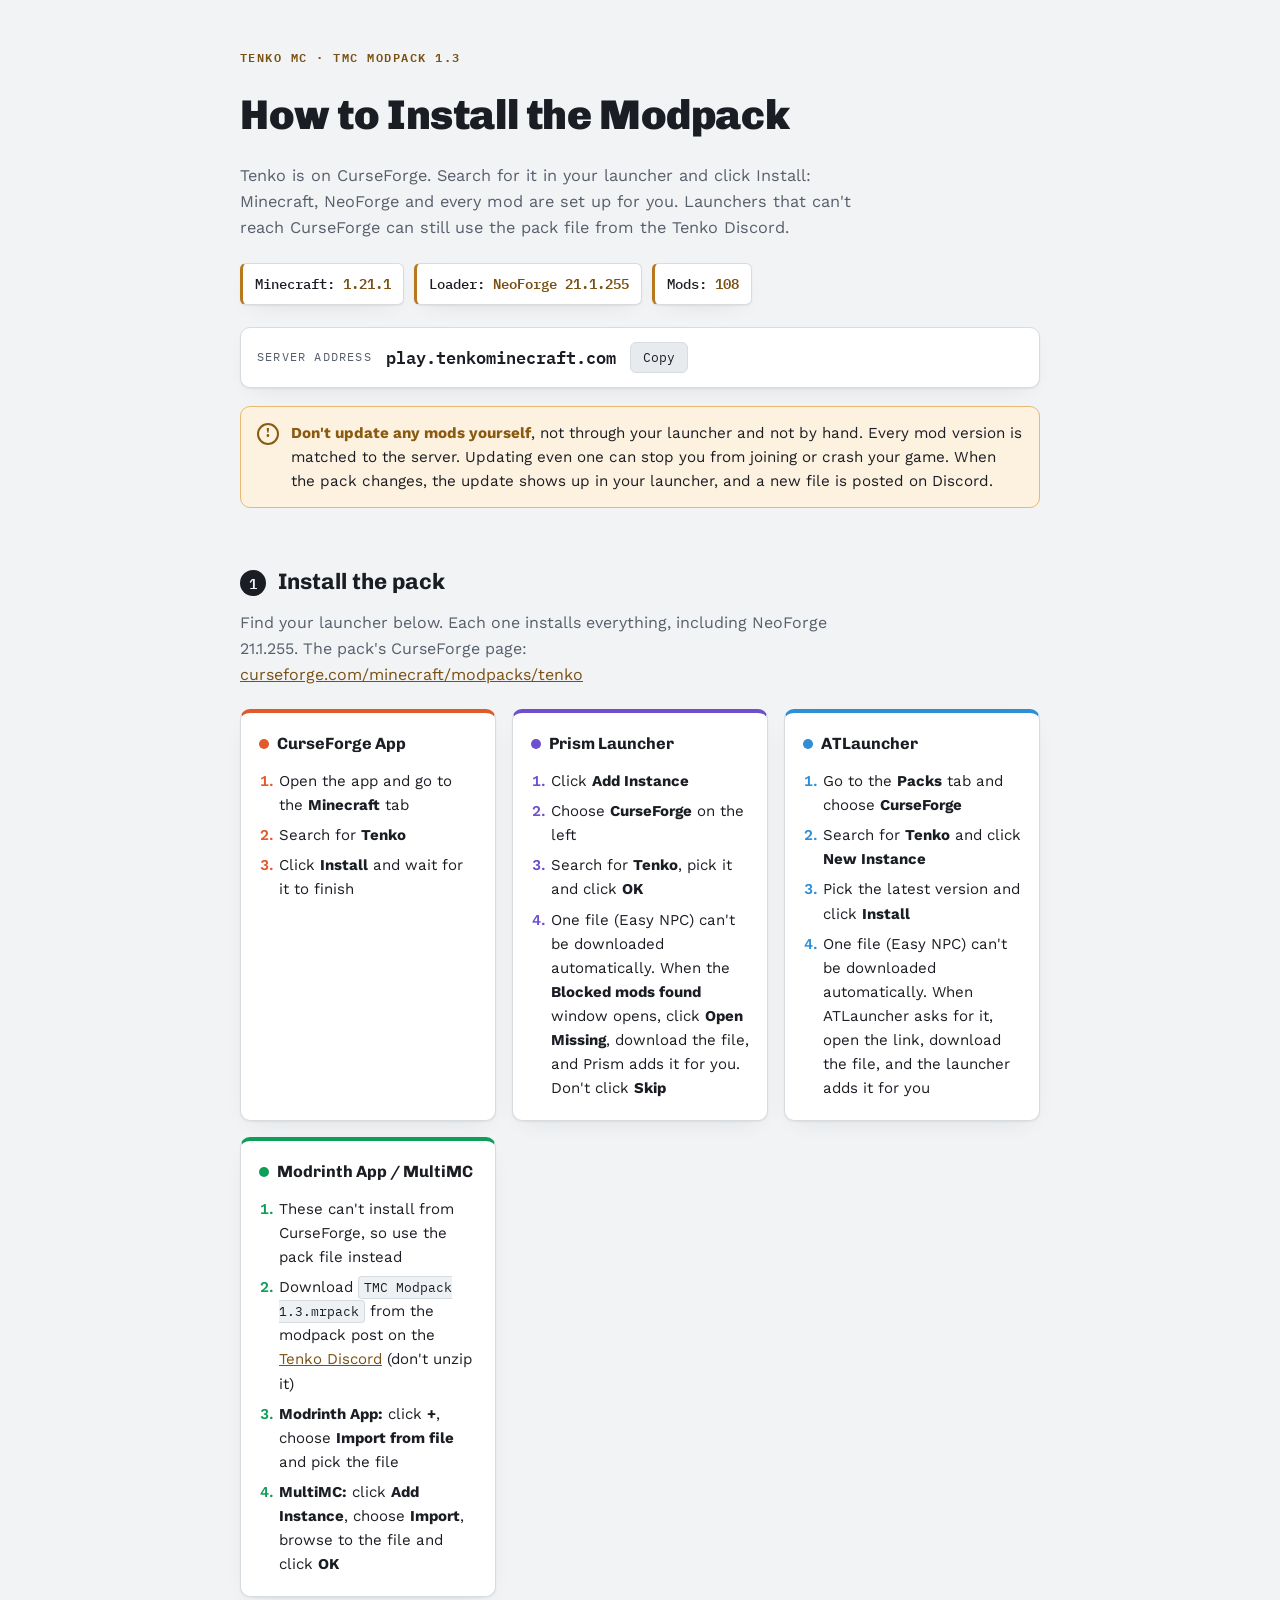
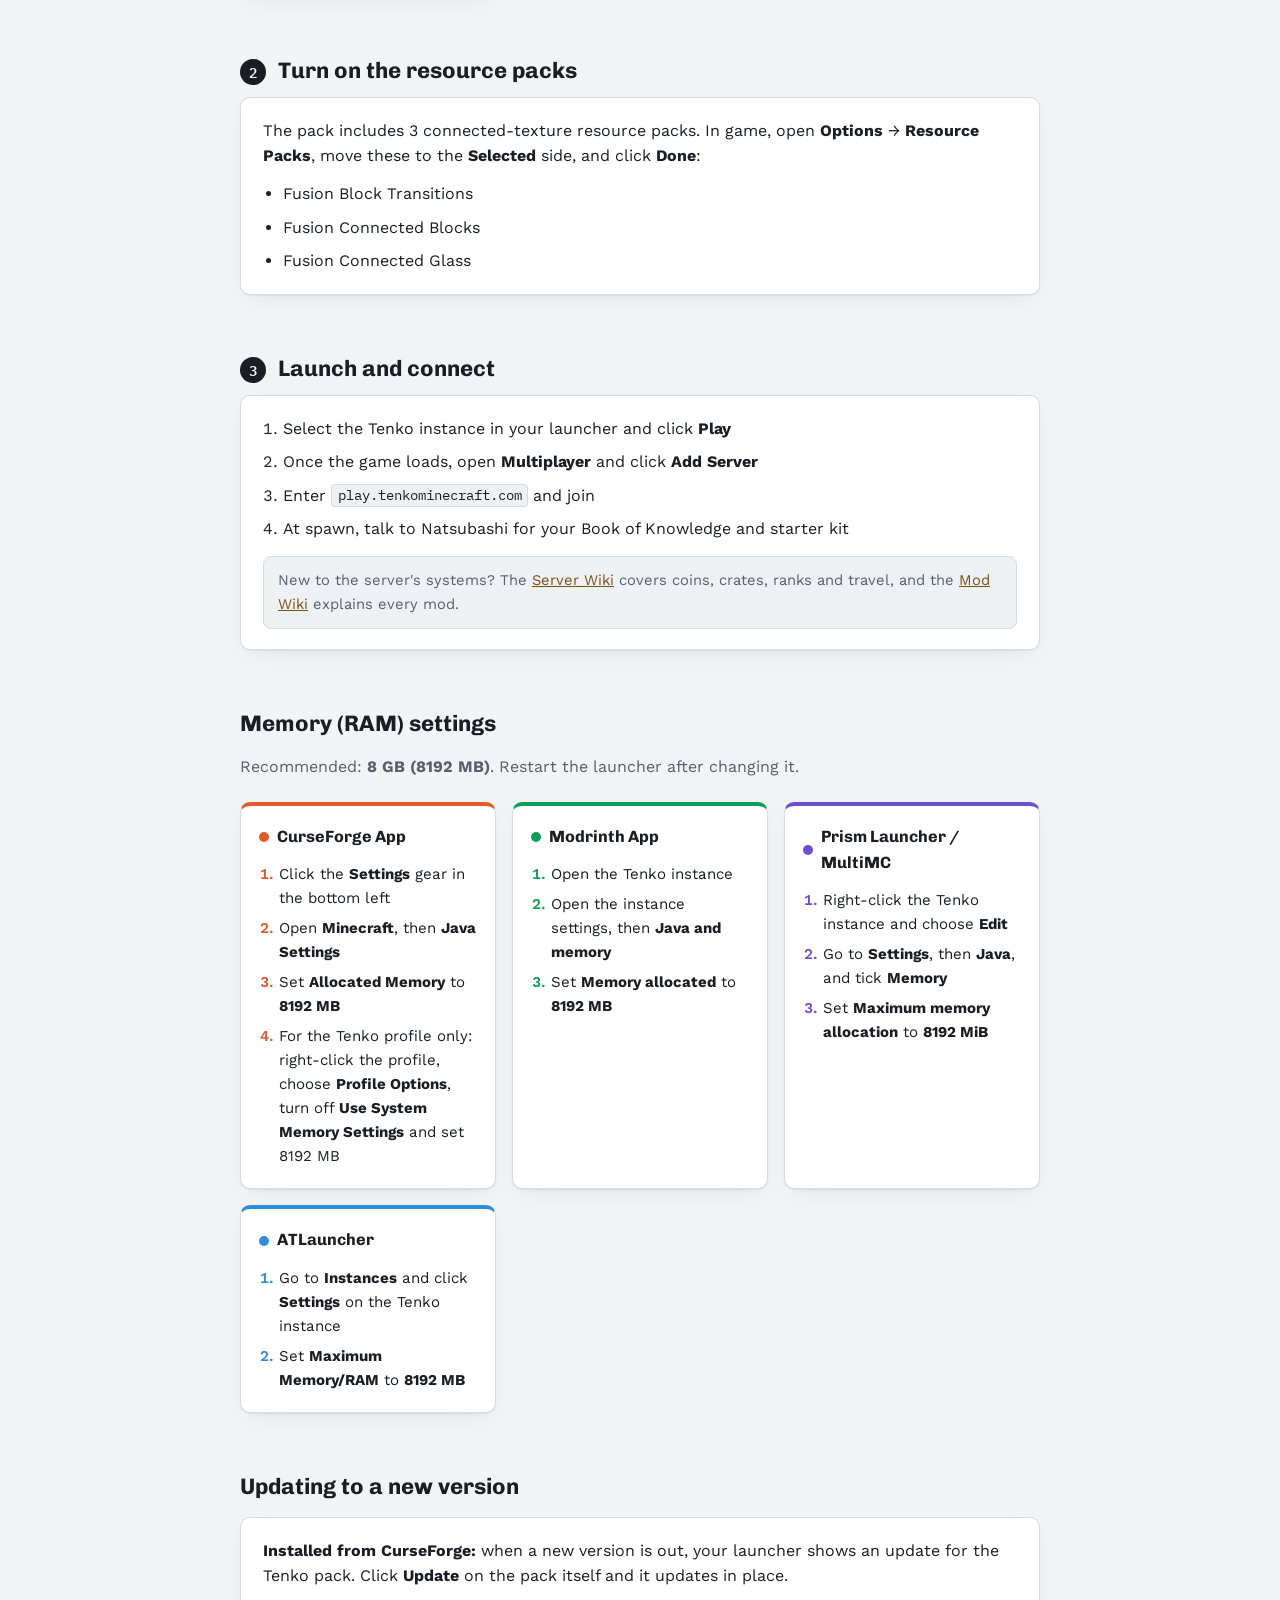
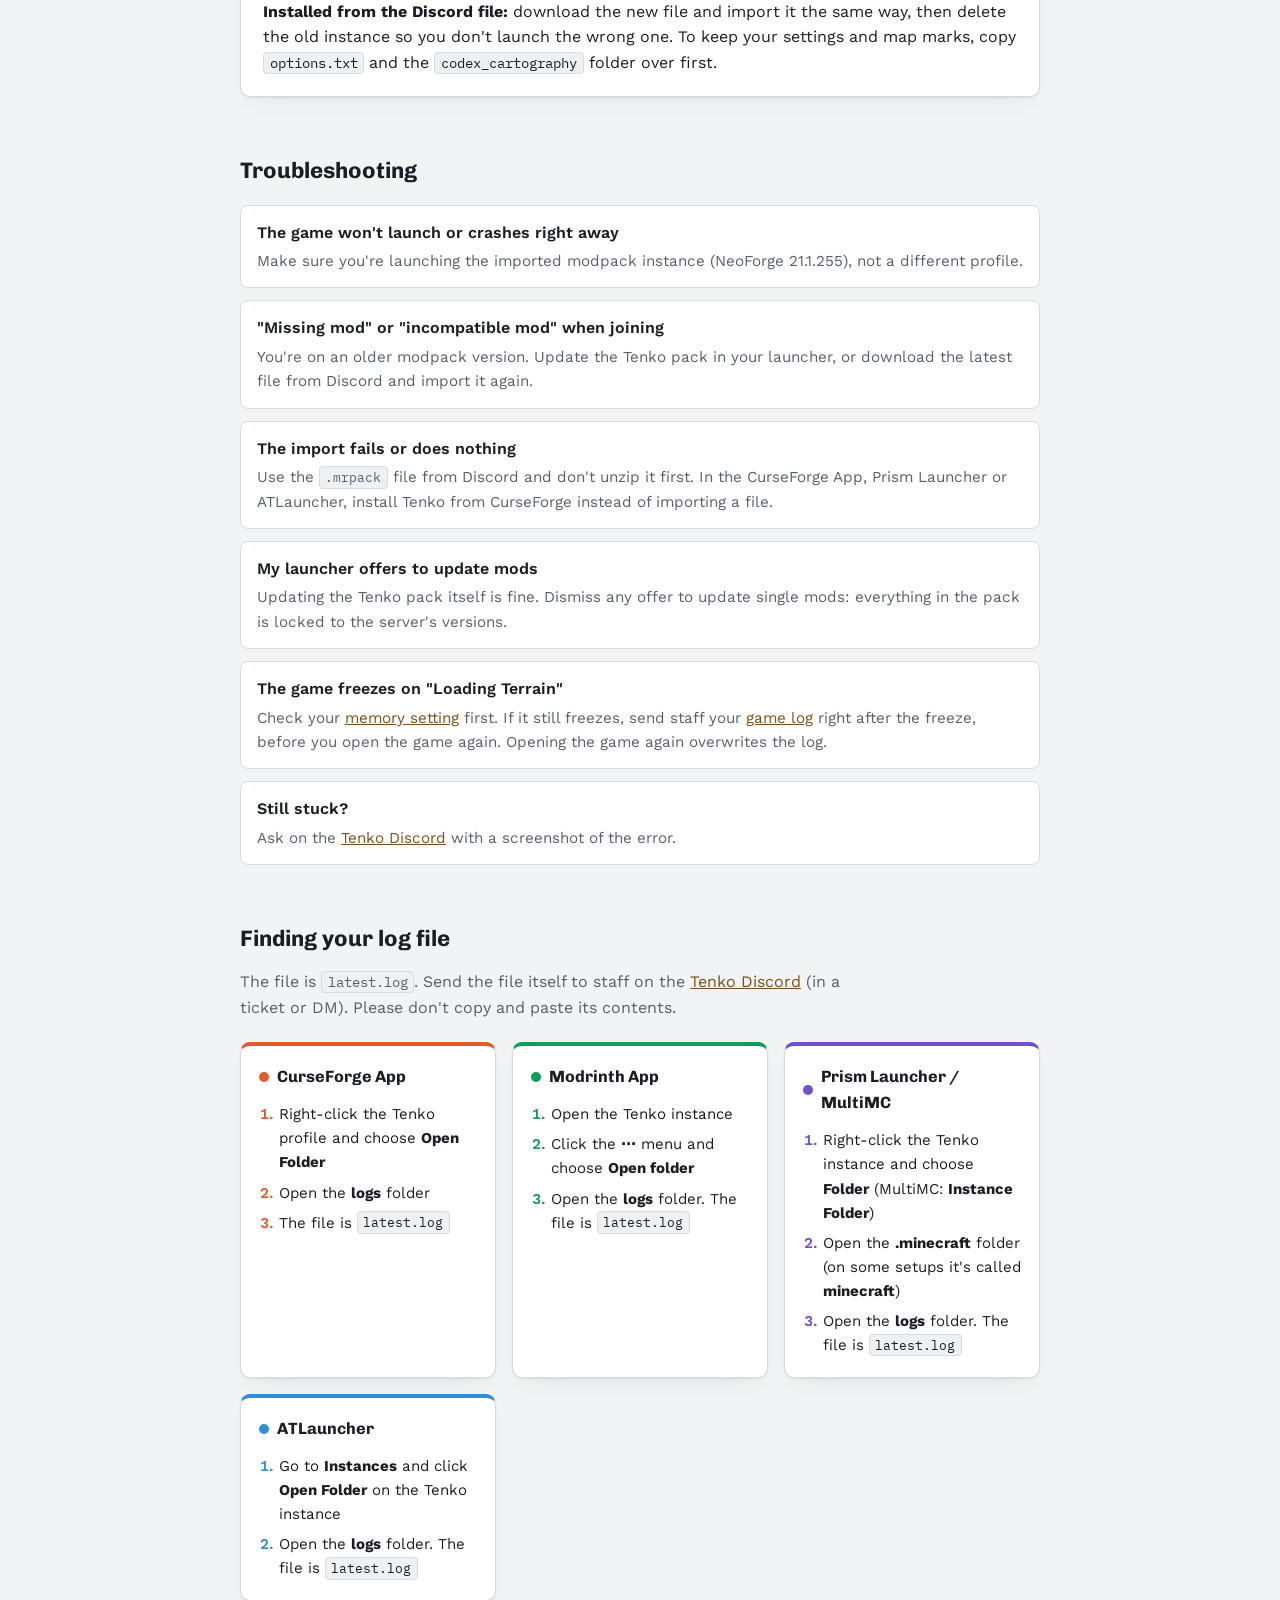
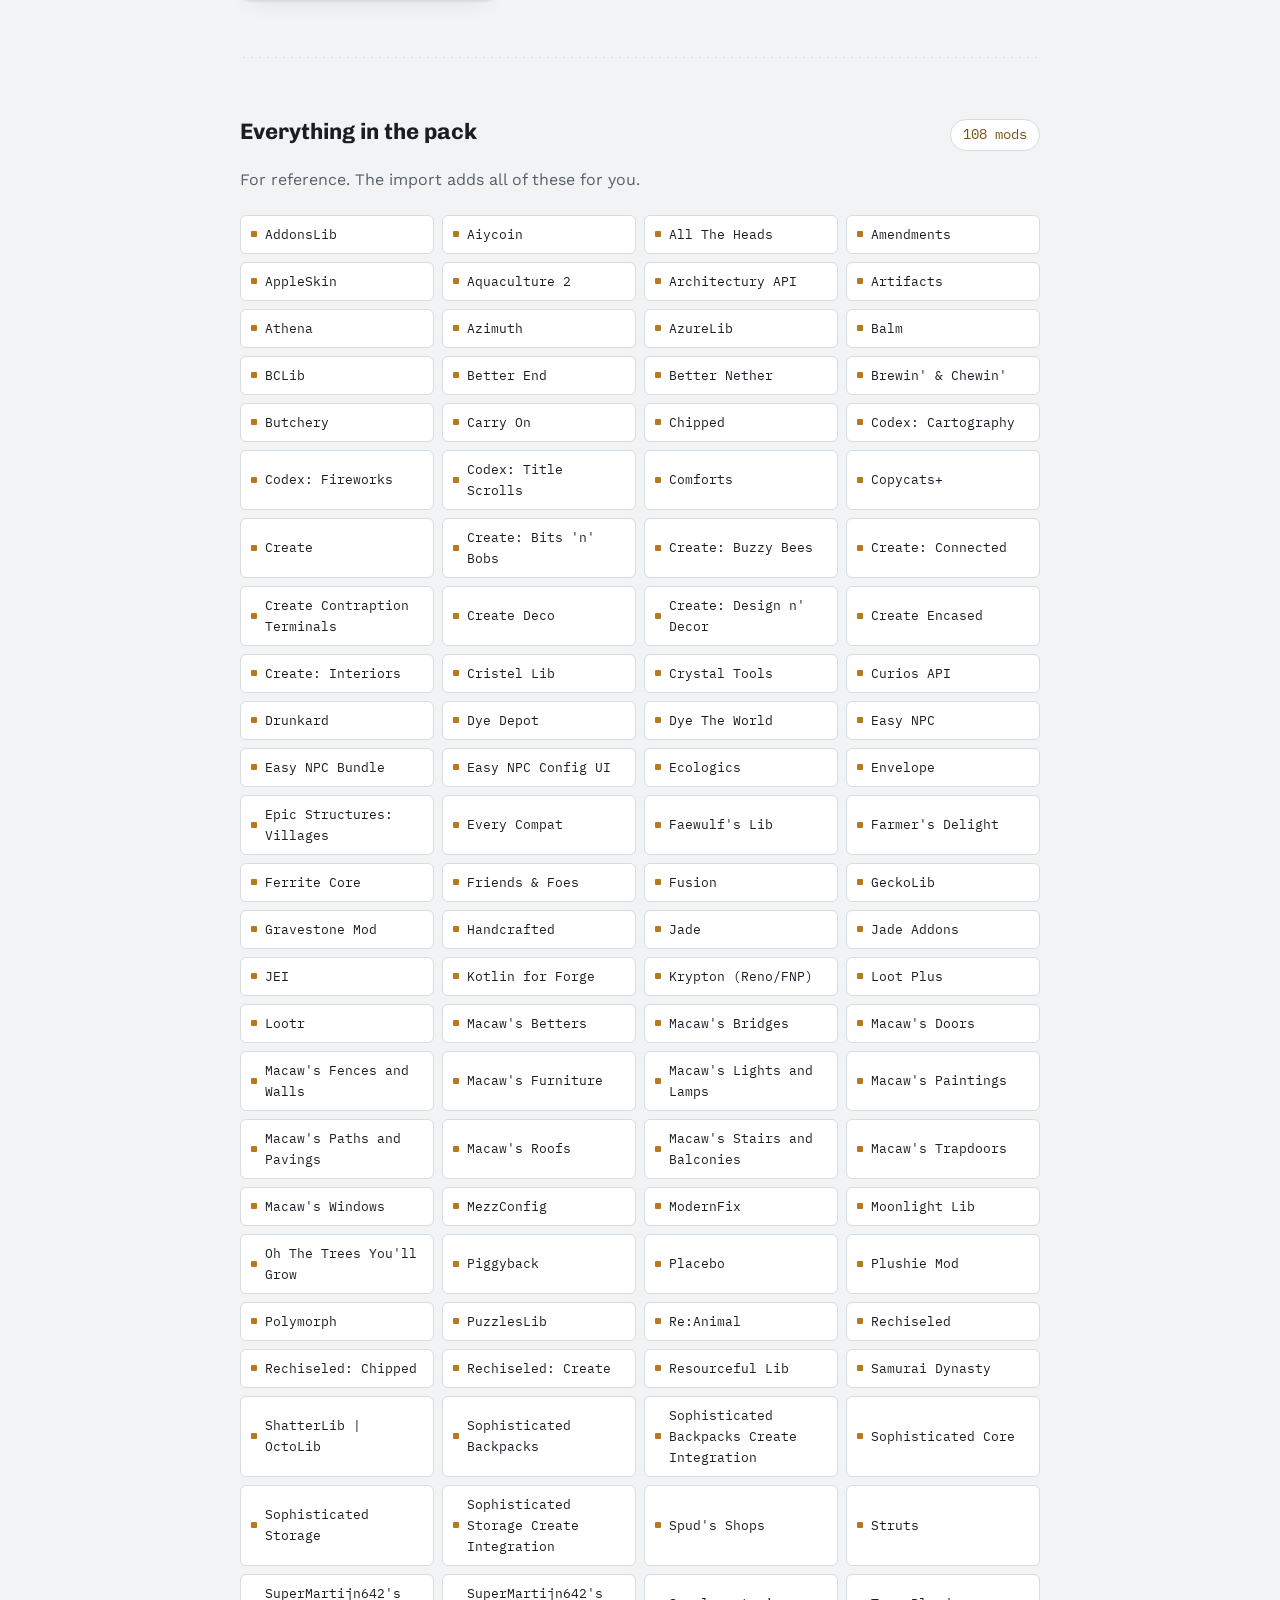
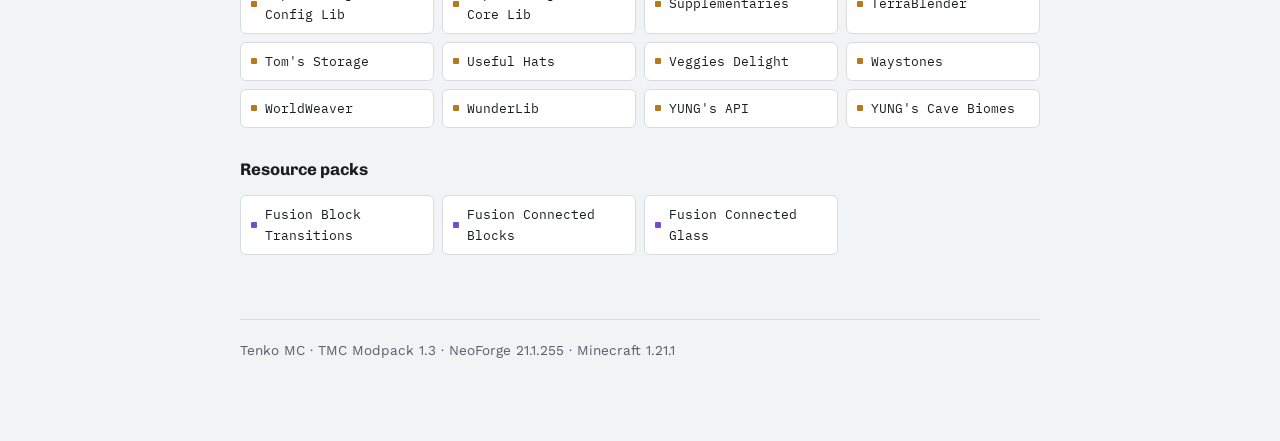
<file: install.html>
<!doctype html>
<html lang="en">
<head>
<meta charset="utf-8">
<meta name="viewport" content="width=device-width,initial-scale=1,viewport-fit=cover">
<title>Tenko MC Install Guide</title>
<meta name="description" content="Tenko Minecraft - NeoForge 1.21.1 modpack server. play.tenkominecraft.com">
<link rel="stylesheet" href="https://fonts.googleapis.com/css2?family=Chivo:wght@400;700;900&family=Work+Sans:wght@400;500;600&family=IBM+Plex+Mono:wght@400;500;600&display=swap">
<style>
[hidden] { display: none !important; }
img { max-width: 100%; }
/* Layout: one reading column; numbered steps (a real sequence); launcher cards keep one color each through the guide. */
:root {
  --bg: #f1f3f5;
  --surface: #ffffff;
  --surface-2: #e7ebee;
  --text: #1a1d23;
  --text-dim: #565f6b;
  --border: #d7dce1;
  --accent: #b8791e;
  --accent-ink: #7a5013;
  --curseforge: #e05a2b;
  --modrinth: #0f9e57;
  --prism: #6f4fce;
  --atl: #2f8fd6;
  --warn-bg: #fdf1e0;
  --warn-border: #e8b872;
  --warn-ink: #8a5a10;
  --mono-bg: #eef1f3;
  --shadow: 0 1px 2px rgba(20,22,27,0.06), 0 8px 24px -12px rgba(20,22,27,0.12);
  --font-display: 'Chivo', ui-sans-serif, system-ui, sans-serif;
  --font-body: 'Work Sans', ui-sans-serif, system-ui, sans-serif;
  --font-mono: 'IBM Plex Mono', ui-monospace, 'SF Mono', monospace;
}
@media (prefers-color-scheme: dark) {
  :root:not([data-theme="light"]) {
    --bg: #14161b; --surface: #1b1e25; --surface-2: #242830; --text: #e8eaed; --text-dim: #9aa3ad; --border: #333944;
    --accent: #e2a94d; --accent-ink: #f4cf8e; --curseforge: #ff7d4d; --modrinth: #2ee187; --prism: #a98cff; --atl: #5fb3f2;
    --warn-bg: #2c2312; --warn-border: #7a5a20; --warn-ink: #f4c26b; --mono-bg: #20242c;
    --shadow: 0 1px 2px rgba(0,0,0,0.3), 0 12px 28px -14px rgba(0,0,0,0.55);
    color-scheme: dark;
  }
}
:root[data-theme="dark"] {
  --bg: #14161b; --surface: #1b1e25; --surface-2: #242830; --text: #e8eaed; --text-dim: #9aa3ad; --border: #333944;
  --accent: #e2a94d; --accent-ink: #f4cf8e; --curseforge: #ff7d4d; --modrinth: #2ee187; --prism: #a98cff; --atl: #5fb3f2;
  --warn-bg: #2c2312; --warn-border: #7a5a20; --warn-ink: #f4c26b; --mono-bg: #20242c;
  --shadow: 0 1px 2px rgba(0,0,0,0.3), 0 12px 28px -14px rgba(0,0,0,0.55);
  color-scheme: dark;
}
* { box-sizing: border-box; }
body { margin: 0; background: var(--bg); color: var(--text); font-family: var(--font-body); font-size: 16px; line-height: 1.6; padding: 0 20px; }
.wrap { max-width: 800px; margin: 0 auto; padding-block: 48px 80px; }
h1, h2, h3 { font-family: var(--font-display); text-wrap: balance; margin: 0; color: var(--text); }
a { color: var(--accent-ink); }
a:focus-visible, button:focus-visible { outline: 2px solid var(--accent); outline-offset: 2px; }
code, .mono { font-family: var(--font-mono); }
code { background: var(--mono-bg); border: 1px solid var(--border); border-radius: 4px; padding: 0.1em 0.4em; font-size: 0.88em; overflow-wrap: anywhere; }
.eyebrow { font-family: var(--font-mono); font-size: 0.78rem; letter-spacing: 0.12em; text-transform: uppercase; color: var(--accent-ink); font-weight: 600; margin-bottom: 14px; }
h1 { font-size: clamp(1.9rem, 4vw, 2.6rem); font-weight: 900; letter-spacing: -0.01em; }
.lede { color: var(--text-dim); max-width: 62ch; margin: 14px 0 0; font-size: 1.02rem; }
.recipe { display: flex; flex-wrap: wrap; gap: 10px; margin-top: 22px; }
.chip { font-family: var(--font-mono); font-size: 0.85rem; font-weight: 500; background: var(--surface); border: 1px solid var(--border); border-left: 3px solid var(--accent); border-radius: 6px; padding: 8px 12px; box-shadow: var(--shadow); }
.chip b { color: var(--accent-ink); font-weight: 600; }

.server-box { margin-top: 22px; display: flex; flex-wrap: wrap; align-items: center; gap: 10px 14px; background: var(--surface); border: 1px solid var(--border); border-radius: 10px; padding: 14px 16px; box-shadow: var(--shadow); }
.server-box .label { font-family: var(--font-mono); font-size: 0.75rem; letter-spacing: 0.1em; text-transform: uppercase; color: var(--text-dim); }
.server-box .addr { font-family: var(--font-mono); font-size: 1.05rem; font-weight: 600; color: var(--text); user-select: all; }
.copy-btn { font-family: var(--font-mono); font-size: 0.8rem; background: var(--surface-2); color: var(--text); border: 1px solid var(--border); border-radius: 6px; padding: 6px 12px; cursor: pointer; }
.copy-btn:hover { border-color: var(--accent); }

.warn-callout { margin-top: 18px; display: flex; gap: 12px; align-items: flex-start; background: var(--warn-bg); border: 1px solid var(--warn-border); border-radius: 10px; padding: 14px 16px; }
.warn-callout .warn-mark { flex: none; font-family: var(--font-mono); font-weight: 700; color: var(--warn-ink); border: 2px solid var(--warn-ink); border-radius: 50%; width: 22px; height: 22px; display: inline-flex; align-items: center; justify-content: center; font-size: 0.8rem; margin-top: 2px; }
.warn-callout .warn-body { color: var(--text); font-size: 0.95rem; min-width: 0; }
.warn-callout .warn-body b { color: var(--warn-ink); }

section { margin-top: 56px; }
.step-head { display: flex; align-items: baseline; gap: 12px; margin-bottom: 8px; }
.step-num { font-family: var(--font-mono); font-weight: 600; font-size: 0.85rem; color: var(--bg); background: var(--text); border-radius: 999px; width: 26px; height: 26px; display: inline-flex; align-items: center; justify-content: center; flex: none; }
h2 { font-size: 1.4rem; font-weight: 700; }
.section-note { color: var(--text-dim); margin: 10px 0 22px; max-width: 62ch; }

.files { display: grid; grid-template-columns: repeat(auto-fit, minmax(240px, 1fr)); gap: 14px; }
.file-card { background: var(--surface); border: 1px solid var(--border); border-top: 4px solid var(--lc, var(--accent)); border-radius: 10px; padding: 16px 18px; box-shadow: var(--shadow); min-width: 0; }
.file-card .for { font-size: 0.85rem; color: var(--text-dim); margin-bottom: 6px; }
.file-card .name { font-family: var(--font-mono); font-weight: 600; overflow-wrap: anywhere; }

.launchers { display: grid; grid-template-columns: repeat(auto-fit, minmax(200px, 1fr)); gap: 16px; }
@media (max-width: 680px) { .launchers { grid-template-columns: 1fr; } }
.launcher-card { background: var(--surface); border: 1px solid var(--border); border-top: 4px solid var(--lc, var(--accent)); border-radius: 10px; padding: 18px 18px 20px; box-shadow: var(--shadow); min-width: 0; }
.cf { --lc: var(--curseforge); }
.mr { --lc: var(--modrinth); }
.pr { --lc: var(--prism); }
.at { --lc: var(--atl); }
.launcher-name { display: flex; align-items: center; gap: 8px; font-family: var(--font-display); font-weight: 700; font-size: 1.02rem; margin-bottom: 12px; }
.dot { width: 10px; height: 10px; border-radius: 50%; background: var(--lc, var(--accent)); flex: none; }
.launcher-card ol { margin: 0; padding-left: 20px; font-size: 0.94rem; display: flex; flex-direction: column; gap: 6px; }
.launcher-card li::marker { color: var(--lc, var(--accent)); font-weight: 600; }

.plain-card { background: var(--surface); border: 1px solid var(--border); border-radius: 10px; padding: 20px 22px; box-shadow: var(--shadow); }
.plain-card ol, .plain-card ul { margin: 0; padding-left: 20px; display: flex; flex-direction: column; gap: 8px; }
.callout { margin-top: 14px; padding: 12px 14px; background: var(--mono-bg); border: 1px solid var(--border); border-radius: 8px; font-size: 0.92rem; color: var(--text-dim); }

.tshoot { display: flex; flex-direction: column; gap: 12px; }
.tshoot-item { background: var(--surface); border: 1px solid var(--border); border-radius: 8px; padding: 14px 16px; }
.tshoot-item .q { font-weight: 600; margin-bottom: 4px; }
.tshoot-item .a { color: var(--text-dim); font-size: 0.95rem; }

.divider { margin: 56px 0 0; height: 1px; background-image: radial-gradient(circle, var(--border) 1px, transparent 1.4px); background-size: 8px 1px; }
.manifest-head { display: flex; align-items: baseline; justify-content: space-between; gap: 12px; flex-wrap: wrap; margin-bottom: 16px; }
.manifest-count { font-family: var(--font-mono); font-size: 0.85rem; color: var(--accent-ink); background: var(--surface); border: 1px solid var(--border); border-radius: 999px; padding: 4px 12px; }
.manifest { display: grid; grid-template-columns: repeat(auto-fill, minmax(190px, 1fr)); gap: 8px; }
.pill { font-family: var(--font-mono); background: var(--surface); border: 1px solid var(--border); border-radius: 6px; padding: 8px 10px; font-size: 0.82rem; display: flex; align-items: center; gap: 8px; min-width: 0; }
.pill::before { content: ""; width: 6px; height: 6px; border-radius: 1px; background: var(--accent); flex: none; }
.pill.rp::before { background: var(--prism); }
h3.sub { font-size: 1.05rem; margin: 28px 0 12px; }
footer { margin-top: 64px; padding-top: 20px; border-top: 1px solid var(--border); color: var(--text-dim); font-size: 0.85rem; }
</style>
</head>
<body>
<div class="wrap">
  <div class="eyebrow">Tenko MC &middot; TMC Modpack 1.3</div>
  <h1>How to Install the Modpack</h1>
  <p class="lede">Tenko is on CurseForge. Search for it in your launcher and click Install: Minecraft, NeoForge and every mod are set up for you. Launchers that can't reach CurseForge can still use the pack file from the Tenko Discord.</p>

  <div class="recipe">
    <div class="chip">Minecraft: <b>1.21.1</b></div>
    <div class="chip">Loader: <b>NeoForge 21.1.255</b></div>
    <div class="chip">Mods: <b>108</b></div>
  </div>

  <div class="server-box">
    <span class="label">Server address</span>
    <span class="addr" id="addr">play.tenkominecraft.com</span>
    <button class="copy-btn" id="copy-addr" type="button">Copy</button>
  </div>

  <div class="warn-callout">
    <span class="warn-mark">!</span>
    <span class="warn-body"><b>Don't update any mods yourself</b>, not through your launcher and not by hand. Every mod version is matched to the server. Updating even one can stop you from joining or crash your game. When the pack changes, the update shows up in your launcher, and a new file is posted on Discord.</span>
  </div>

  <section>
    <div class="step-head"><span class="step-num">1</span><h2>Install the pack</h2></div>
    <p class="section-note">Find your launcher below. Each one installs everything, including NeoForge 21.1.255. The pack's CurseForge page: <a href="https://www.curseforge.com/minecraft/modpacks/tenko" target="_blank" rel="noopener">curseforge.com/minecraft/modpacks/tenko</a></p>
    <div class="launchers">
      <div class="launcher-card cf">
        <div class="launcher-name"><span class="dot"></span>CurseForge App</div>
        <ol>
          <li>Open the app and go to the <b>Minecraft</b> tab</li>
          <li>Search for <b>Tenko</b></li>
          <li>Click <b>Install</b> and wait for it to finish</li>
        </ol>
      </div>
      <div class="launcher-card pr">
        <div class="launcher-name"><span class="dot"></span>Prism Launcher</div>
        <ol>
          <li>Click <b>Add Instance</b></li>
          <li>Choose <b>CurseForge</b> on the left</li>
          <li>Search for <b>Tenko</b>, pick it and click <b>OK</b></li>
          <li>One file (Easy NPC) can't be downloaded automatically. When the <b>Blocked mods found</b> window opens, click <b>Open Missing</b>, download the file, and Prism adds it for you. Don't click <b>Skip</b></li>
        </ol>
      </div>
      <div class="launcher-card at">
        <div class="launcher-name"><span class="dot"></span>ATLauncher</div>
        <ol>
          <li>Go to the <b>Packs</b> tab and choose <b>CurseForge</b></li>
          <li>Search for <b>Tenko</b> and click <b>New Instance</b></li>
          <li>Pick the latest version and click <b>Install</b></li>
          <li>One file (Easy NPC) can't be downloaded automatically. When ATLauncher asks for it, open the link, download the file, and the launcher adds it for you</li>
        </ol>
      </div>
      <div class="launcher-card mr">
        <div class="launcher-name"><span class="dot"></span>Modrinth App / MultiMC</div>
        <ol>
          <li>These can't install from CurseForge, so use the pack file instead</li>
          <li>Download <code>TMC Modpack 1.3.mrpack</code> from the modpack post on the <a href="https://discord.gg/GGQyUzt2Rq" target="_blank" rel="noopener">Tenko Discord</a> (don't unzip it)</li>
          <li><b>Modrinth App:</b> click <b>+</b>, choose <b>Import from file</b> and pick the file</li>
          <li><b>MultiMC:</b> click <b>Add Instance</b>, choose <b>Import</b>, browse to the file and click <b>OK</b></li>
        </ol>
      </div>
    </div>
  </section>

  <section>
    <div class="step-head"><span class="step-num">2</span><h2>Turn on the resource packs</h2></div>
    <div class="plain-card">
      <p style="margin:0 0 12px;">The pack includes 3 connected-texture resource packs. In game, open <b>Options</b> &rarr; <b>Resource Packs</b>, move these to the <b>Selected</b> side, and click <b>Done</b>:</p>
      <ul>
        <li>Fusion Block Transitions</li>
        <li>Fusion Connected Blocks</li>
        <li>Fusion Connected Glass</li>
      </ul>
    </div>
  </section>

  <section>
    <div class="step-head"><span class="step-num">3</span><h2>Launch and connect</h2></div>
    <div class="plain-card">
      <ol>
        <li>Select the Tenko instance in your launcher and click <b>Play</b></li>
        <li>Once the game loads, open <b>Multiplayer</b> and click <b>Add Server</b></li>
        <li>Enter <code>play.tenkominecraft.com</code> and join</li>
        <li>At spawn, talk to Natsubashi for your Book of Knowledge and starter kit</li>
      </ol>
      <div class="callout">New to the server's systems? The <a href="index.html">Server Wiki</a> covers coins, crates, ranks and travel, and the <a href="mods.html">Mod Wiki</a> explains every mod.</div>
    </div>
  </section>

  <section>
    <h2 id="memory-ram-settings" style="margin-bottom:12px;">Memory (RAM) settings</h2>
    <p class="section-note">Recommended: <b>8 GB (8192 MB)</b>. Restart the launcher after changing it.</p>
    <div class="launchers">
      <div class="launcher-card cf">
        <div class="launcher-name"><span class="dot"></span>CurseForge App</div>
        <ol>
          <li>Click the <b>Settings</b> gear in the bottom left</li>
          <li>Open <b>Minecraft</b>, then <b>Java Settings</b></li>
          <li>Set <b>Allocated Memory</b> to <b>8192 MB</b></li>
          <li>For the Tenko profile only: right-click the profile, choose <b>Profile Options</b>, turn off <b>Use System Memory Settings</b> and set 8192 MB</li>
        </ol>
      </div>
      <div class="launcher-card mr">
        <div class="launcher-name"><span class="dot"></span>Modrinth App</div>
        <ol>
          <li>Open the Tenko instance</li>
          <li>Open the instance settings, then <b>Java and memory</b></li>
          <li>Set <b>Memory allocated</b> to <b>8192 MB</b></li>
        </ol>
      </div>
      <div class="launcher-card pr">
        <div class="launcher-name"><span class="dot"></span>Prism Launcher / MultiMC</div>
        <ol>
          <li>Right-click the Tenko instance and choose <b>Edit</b></li>
          <li>Go to <b>Settings</b>, then <b>Java</b>, and tick <b>Memory</b></li>
          <li>Set <b>Maximum memory allocation</b> to <b>8192 MiB</b></li>
        </ol>
      </div>
      <div class="launcher-card at">
        <div class="launcher-name"><span class="dot"></span>ATLauncher</div>
        <ol>
          <li>Go to <b>Instances</b> and click <b>Settings</b> on the Tenko instance</li>
          <li>Set <b>Maximum Memory/RAM</b> to <b>8192 MB</b></li>
        </ol>
      </div>
    </div>
  </section>

  <section>
    <h2 style="margin-bottom:12px;">Updating to a new version</h2>
    <div class="plain-card">
      <p style="margin:0 0 10px;"><b>Installed from CurseForge:</b> when a new version is out, your launcher shows an update for the Tenko pack. Click <b>Update</b> on the pack itself and it updates in place.</p>
      <p style="margin:0;"><b>Installed from the Discord file:</b> download the new file and import it the same way, then delete the old instance so you don't launch the wrong one. To keep your settings and map marks, copy <code>options.txt</code> and the <code>codex_cartography</code> folder over first.</p>
    </div>
  </section>

  <section>
    <h2 style="margin-bottom:16px;">Troubleshooting</h2>
    <div class="tshoot">
      <div class="tshoot-item"><div class="q">The game won't launch or crashes right away</div><div class="a">Make sure you're launching the imported modpack instance (NeoForge 21.1.255), not a different profile.</div></div>
      <div class="tshoot-item"><div class="q">"Missing mod" or "incompatible mod" when joining</div><div class="a">You're on an older modpack version. Update the Tenko pack in your launcher, or download the latest file from Discord and import it again.</div></div>
      <div class="tshoot-item"><div class="q">The import fails or does nothing</div><div class="a">Use the <code>.mrpack</code> file from Discord and don't unzip it first. In the CurseForge App, Prism Launcher or ATLauncher, install Tenko from CurseForge instead of importing a file.</div></div>
      <div class="tshoot-item"><div class="q">My launcher offers to update mods</div><div class="a">Updating the Tenko pack itself is fine. Dismiss any offer to update single mods: everything in the pack is locked to the server's versions.</div></div>
      <div class="tshoot-item"><div class="q">The game freezes on "Loading Terrain"</div><div class="a">Check your <a href="#memory-ram-settings">memory setting</a> first. If it still freezes, send staff your <a href="#log-file">game log</a> right after the freeze, before you open the game again. Opening the game again overwrites the log.</div></div>
      <div class="tshoot-item"><div class="q">Still stuck?</div><div class="a">Ask on the <a href="https://discord.gg/GGQyUzt2Rq" target="_blank" rel="noopener">Tenko Discord</a> with a screenshot of the error.</div></div>
    </div>
  </section>

  <section>
    <h2 id="log-file" style="margin-bottom:12px;">Finding your log file</h2>
    <p class="section-note">The file is <code>latest.log</code>. Send the file itself to staff on the <a href="https://discord.gg/GGQyUzt2Rq" target="_blank" rel="noopener">Tenko Discord</a> (in a ticket or DM). Please don't copy and paste its contents.</p>
    <div class="launchers">
      <div class="launcher-card cf">
        <div class="launcher-name"><span class="dot"></span>CurseForge App</div>
        <ol>
          <li>Right-click the Tenko profile and choose <b>Open Folder</b></li>
          <li>Open the <b>logs</b> folder</li>
          <li>The file is <code>latest.log</code></li>
        </ol>
      </div>
      <div class="launcher-card mr">
        <div class="launcher-name"><span class="dot"></span>Modrinth App</div>
        <ol>
          <li>Open the Tenko instance</li>
          <li>Click the <b>&ctdot;</b> menu and choose <b>Open folder</b></li>
          <li>Open the <b>logs</b> folder. The file is <code>latest.log</code></li>
        </ol>
      </div>
      <div class="launcher-card pr">
        <div class="launcher-name"><span class="dot"></span>Prism Launcher / MultiMC</div>
        <ol>
          <li>Right-click the Tenko instance and choose <b>Folder</b> (MultiMC: <b>Instance Folder</b>)</li>
          <li>Open the <b>.minecraft</b> folder (on some setups it's called <b>minecraft</b>)</li>
          <li>Open the <b>logs</b> folder. The file is <code>latest.log</code></li>
        </ol>
      </div>
      <div class="launcher-card at">
        <div class="launcher-name"><span class="dot"></span>ATLauncher</div>
        <ol>
          <li>Go to <b>Instances</b> and click <b>Open Folder</b> on the Tenko instance</li>
          <li>Open the <b>logs</b> folder. The file is <code>latest.log</code></li>
        </ol>
      </div>
    </div>
  </section>

  <div class="divider"></div>

  <section>
    <div class="manifest-head"><h2>Everything in the pack</h2><span class="manifest-count">108 mods</span></div>
    <p class="section-note">For reference. The import adds all of these for you.</p>
    <div class="manifest">
      <div class="pill">AddonsLib</div><div class="pill">Aiycoin</div><div class="pill">All The Heads</div><div class="pill">Amendments</div>
      <div class="pill">AppleSkin</div><div class="pill">Aquaculture 2</div><div class="pill">Architectury API</div><div class="pill">Artifacts</div>
      <div class="pill">Athena</div><div class="pill">Azimuth</div><div class="pill">AzureLib</div><div class="pill">Balm</div>
      <div class="pill">BCLib</div><div class="pill">Better End</div><div class="pill">Better Nether</div><div class="pill">Brewin' &amp; Chewin'</div>
      <div class="pill">Butchery</div><div class="pill">Carry On</div><div class="pill">Chipped</div><div class="pill">Codex: Cartography</div><div class="pill">Codex: Fireworks</div><div class="pill">Codex: Title Scrolls</div>
      <div class="pill">Comforts</div><div class="pill">Copycats+</div><div class="pill">Create</div><div class="pill">Create: Bits 'n' Bobs</div><div class="pill">Create: Buzzy Bees</div>
      <div class="pill">Create: Connected</div><div class="pill">Create Contraption Terminals</div><div class="pill">Create Deco</div><div class="pill">Create: Design n' Decor</div>
      <div class="pill">Create Encased</div><div class="pill">Create: Interiors</div><div class="pill">Cristel Lib</div><div class="pill">Crystal Tools</div>
      <div class="pill">Curios API</div><div class="pill">Drunkard</div><div class="pill">Dye Depot</div><div class="pill">Dye The World</div>
      <div class="pill">Easy NPC</div><div class="pill">Easy NPC Bundle</div><div class="pill">Easy NPC Config UI</div><div class="pill">Ecologics</div><div class="pill">Envelope</div>
      <div class="pill">Epic Structures: Villages</div><div class="pill">Every Compat</div><div class="pill">Faewulf's Lib</div><div class="pill">Farmer's Delight</div>
      <div class="pill">Ferrite Core</div><div class="pill">Friends &amp; Foes</div><div class="pill">Fusion</div><div class="pill">GeckoLib</div>
      <div class="pill">Gravestone Mod</div><div class="pill">Handcrafted</div><div class="pill">Jade</div><div class="pill">Jade Addons</div>
      <div class="pill">JEI</div><div class="pill">Kotlin for Forge</div><div class="pill">Krypton (Reno/FNP)</div><div class="pill">Loot Plus</div>
      <div class="pill">Lootr</div><div class="pill">Macaw's Betters</div><div class="pill">Macaw's Bridges</div><div class="pill">Macaw's Doors</div>
      <div class="pill">Macaw's Fences and Walls</div><div class="pill">Macaw's Furniture</div><div class="pill">Macaw's Lights and Lamps</div><div class="pill">Macaw's Paintings</div>
      <div class="pill">Macaw's Paths and Pavings</div><div class="pill">Macaw's Roofs</div><div class="pill">Macaw's Stairs and Balconies</div><div class="pill">Macaw's Trapdoors</div>
      <div class="pill">Macaw's Windows</div><div class="pill">MezzConfig</div><div class="pill">ModernFix</div><div class="pill">Moonlight Lib</div><div class="pill">Oh The Trees You'll Grow</div>
      <div class="pill">Piggyback</div><div class="pill">Placebo</div><div class="pill">Plushie Mod</div><div class="pill">Polymorph</div>
      <div class="pill">PuzzlesLib</div><div class="pill">Re:Animal</div><div class="pill">Rechiseled</div><div class="pill">Rechiseled: Chipped</div>
      <div class="pill">Rechiseled: Create</div><div class="pill">Resourceful Lib</div><div class="pill">Samurai Dynasty</div><div class="pill">ShatterLib | OctoLib</div>
      <div class="pill">Sophisticated Backpacks</div><div class="pill">Sophisticated Backpacks Create Integration</div><div class="pill">Sophisticated Core</div><div class="pill">Sophisticated Storage</div>
      <div class="pill">Sophisticated Storage Create Integration</div><div class="pill">Spud's Shops</div><div class="pill">Struts</div><div class="pill">SuperMartijn642's Config Lib</div>
      <div class="pill">SuperMartijn642's Core Lib</div><div class="pill">Supplementaries</div><div class="pill">TerraBlender</div><div class="pill">Tom's Storage</div>
      <div class="pill">Useful Hats</div><div class="pill">Veggies Delight</div><div class="pill">Waystones</div><div class="pill">WorldWeaver</div>
      <div class="pill">WunderLib</div><div class="pill">YUNG's API</div>
      <div class="pill">YUNG's Cave Biomes</div>
    </div>
    <h3 class="sub">Resource packs</h3>
    <div class="manifest">
      <div class="pill rp">Fusion Block Transitions</div><div class="pill rp">Fusion Connected Blocks</div><div class="pill rp">Fusion Connected Glass</div>
    </div>
  </section>

  <footer>Tenko MC &middot; TMC Modpack 1.3 &middot; NeoForge 21.1.255 &middot; Minecraft 1.21.1</footer>
</div>

<script>
  const btn = document.getElementById('copy-addr');
  btn.addEventListener('click', () => {
    const text = document.getElementById('addr').textContent;
    const done = () => { btn.textContent = 'Copied'; setTimeout(() => { btn.textContent = 'Copy'; }, 1600); };
    const fallback = () => {
      const r = document.createRange(); r.selectNodeContents(document.getElementById('addr'));
      const s = window.getSelection(); s.removeAllRanges(); s.addRange(r);
      btn.textContent = 'Press Ctrl+C';
    };
    try { navigator.clipboard.writeText(text).then(done, fallback); } catch (e) { fallback(); }
  });
</script>

</body>
</html>
</file>
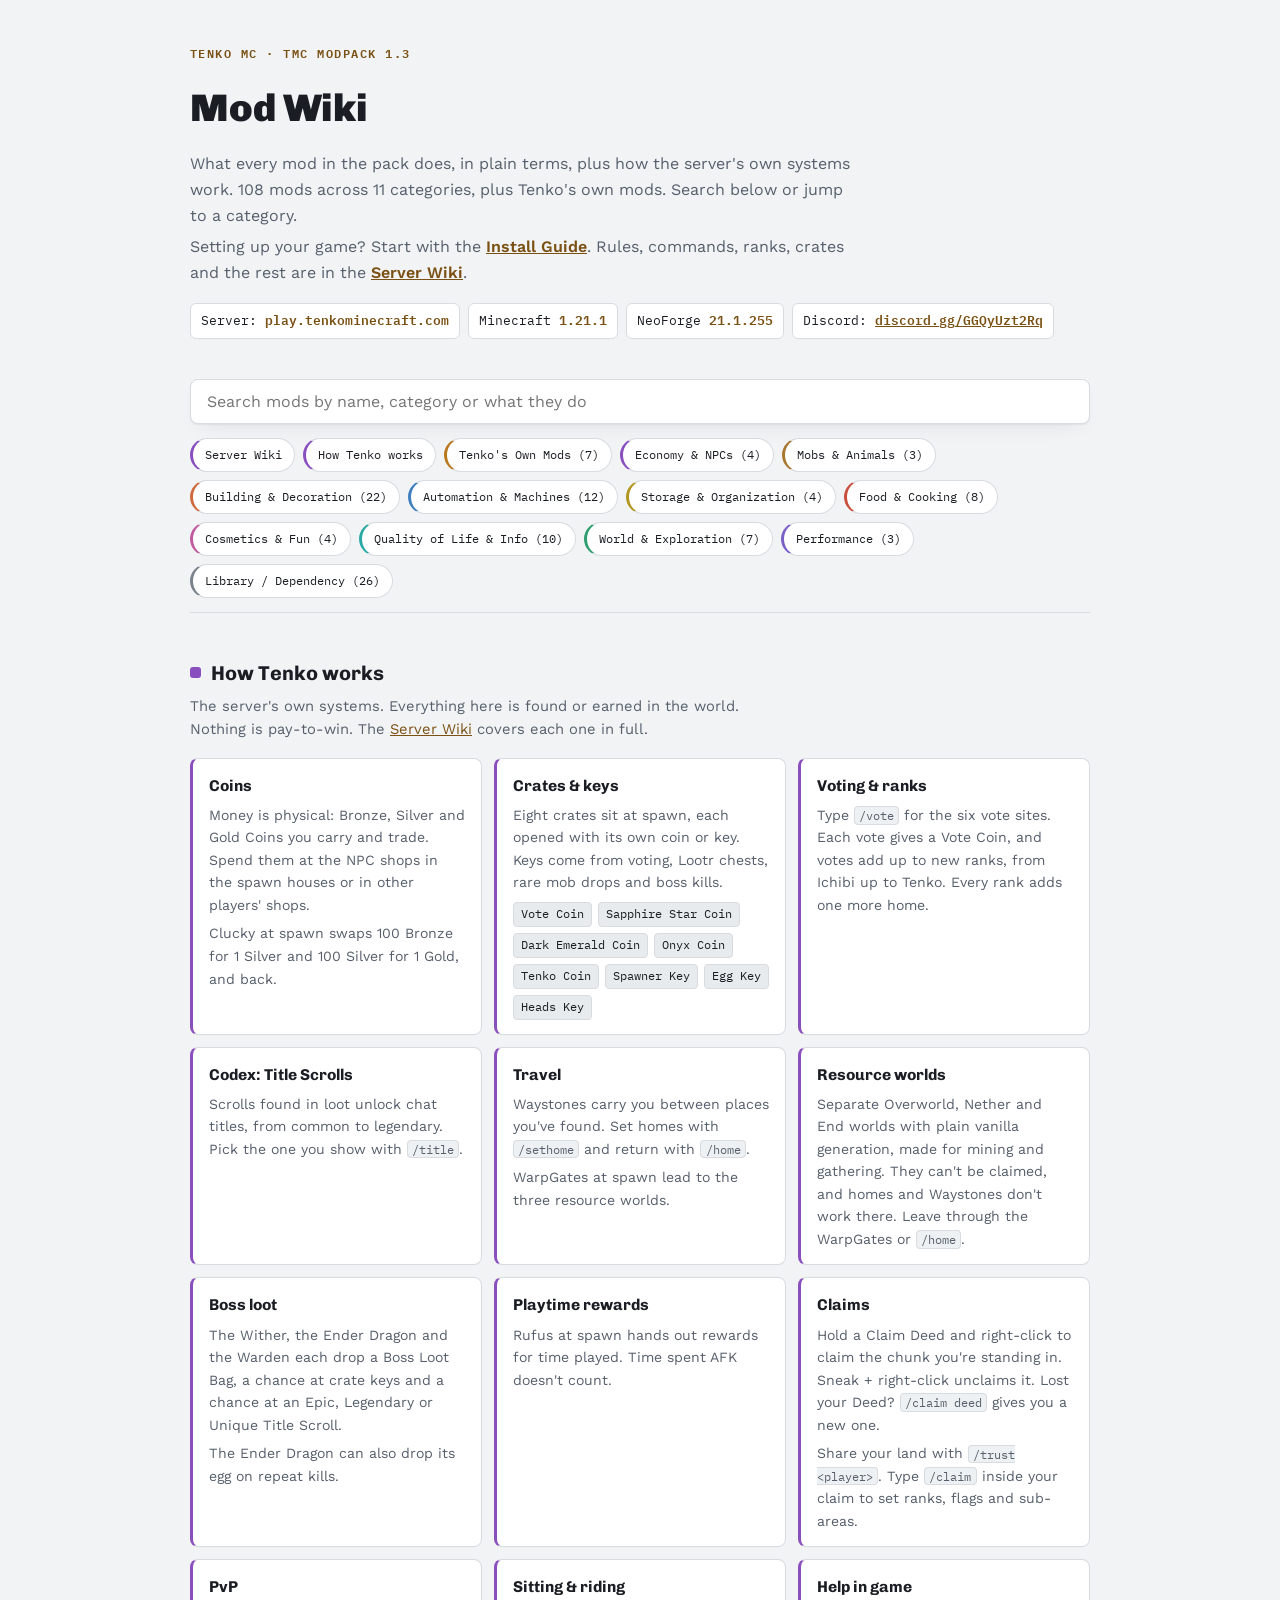
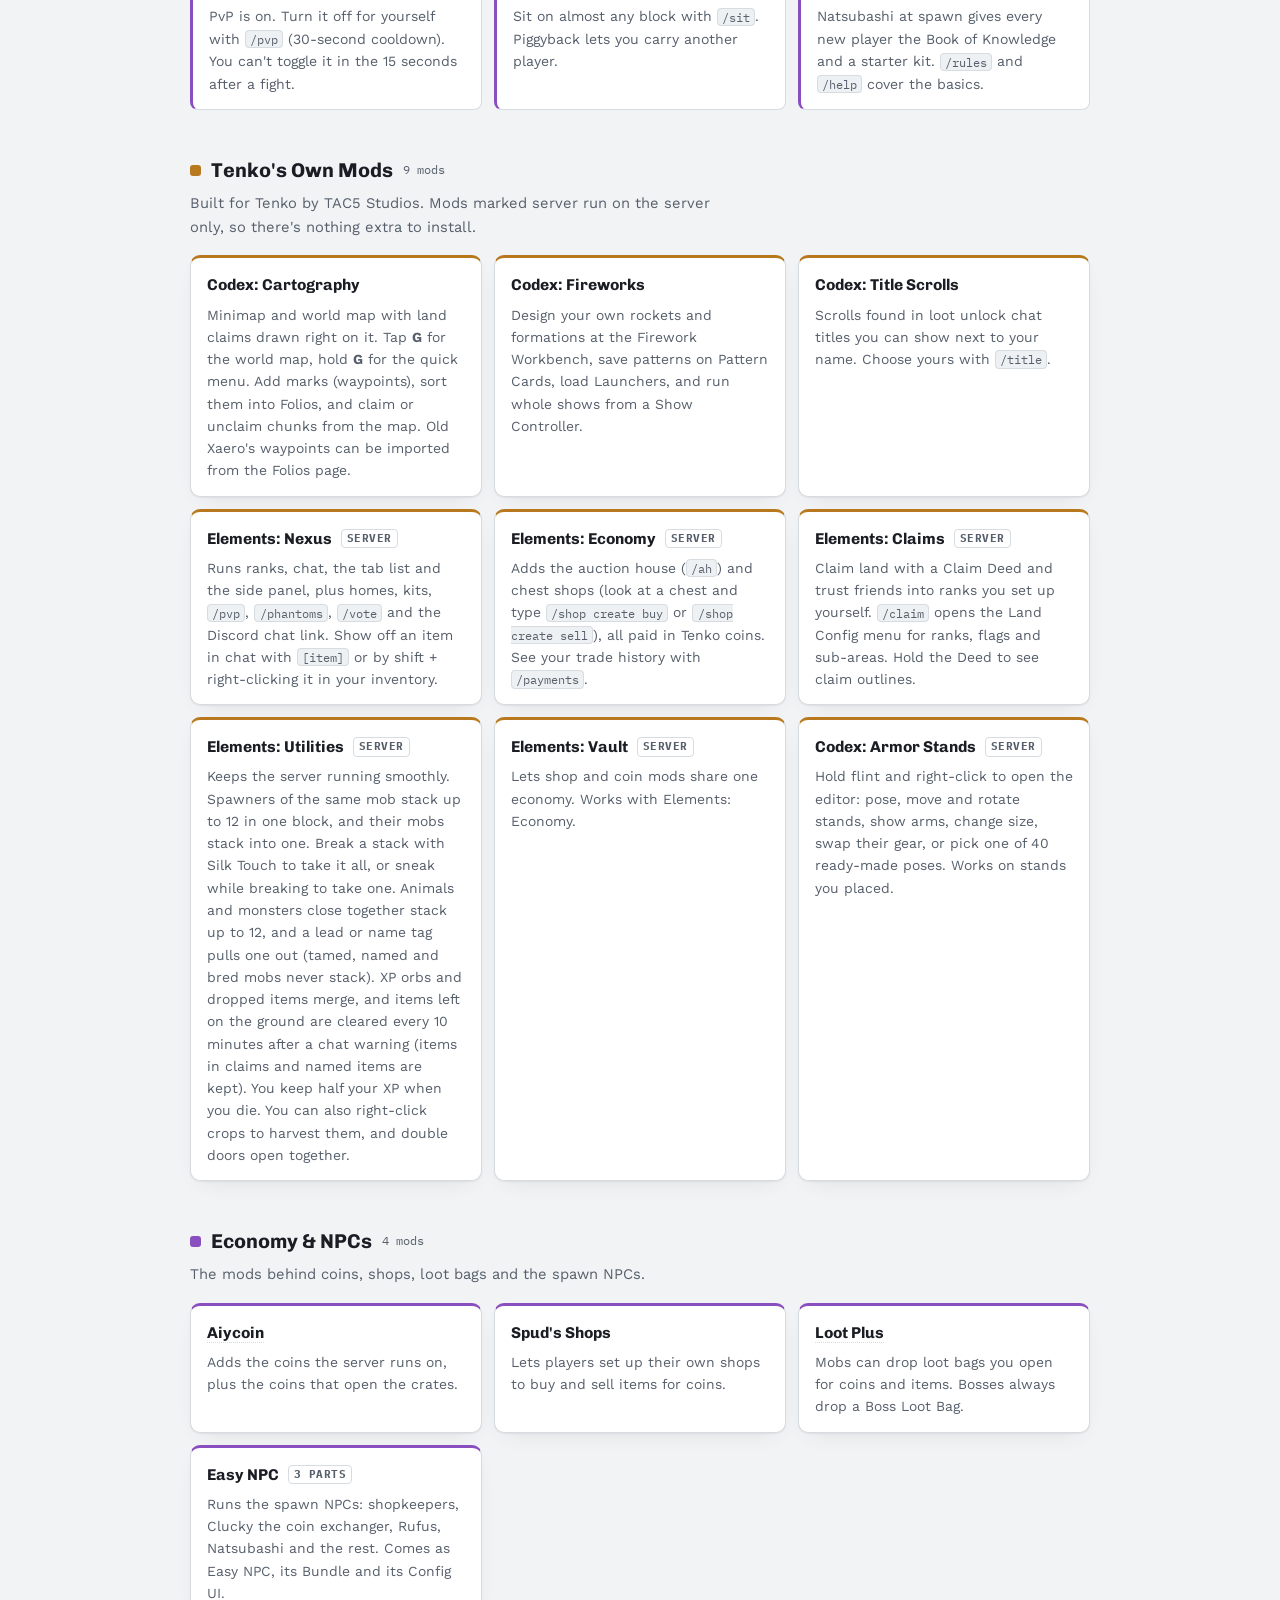
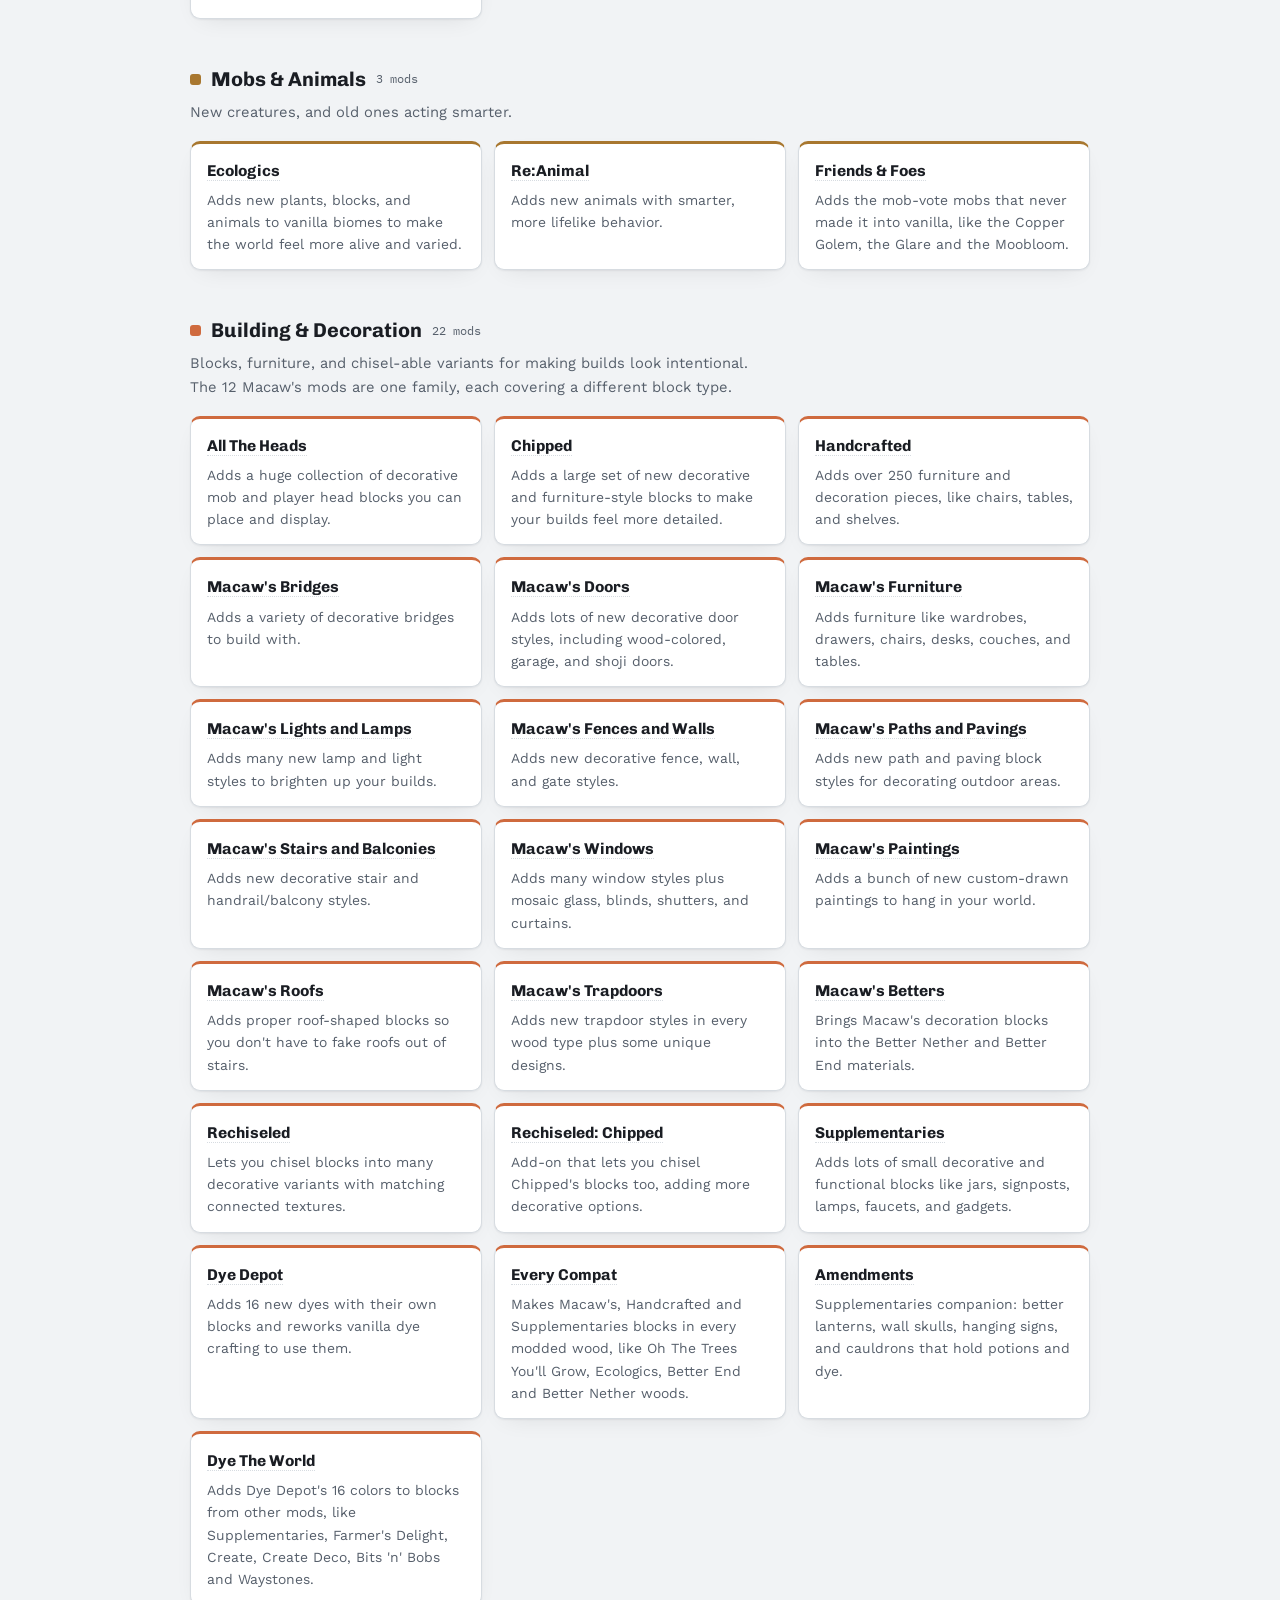
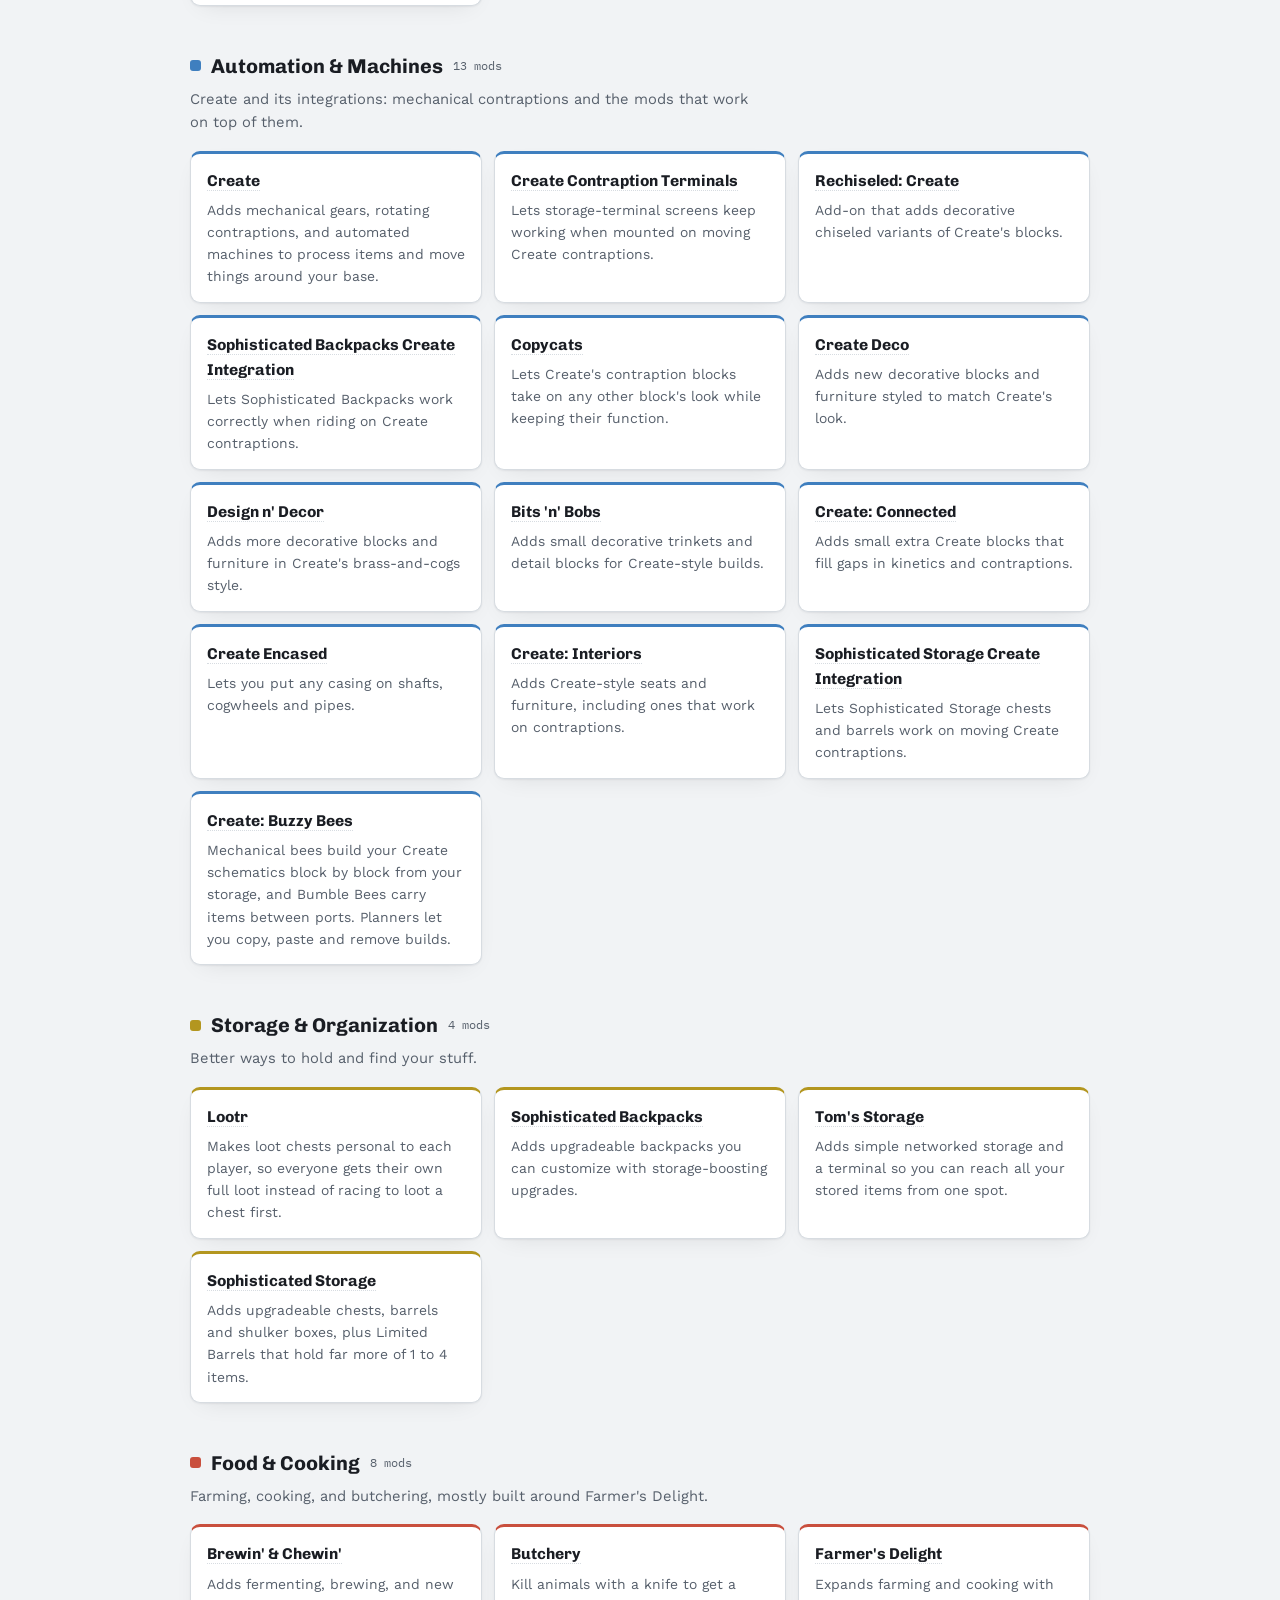
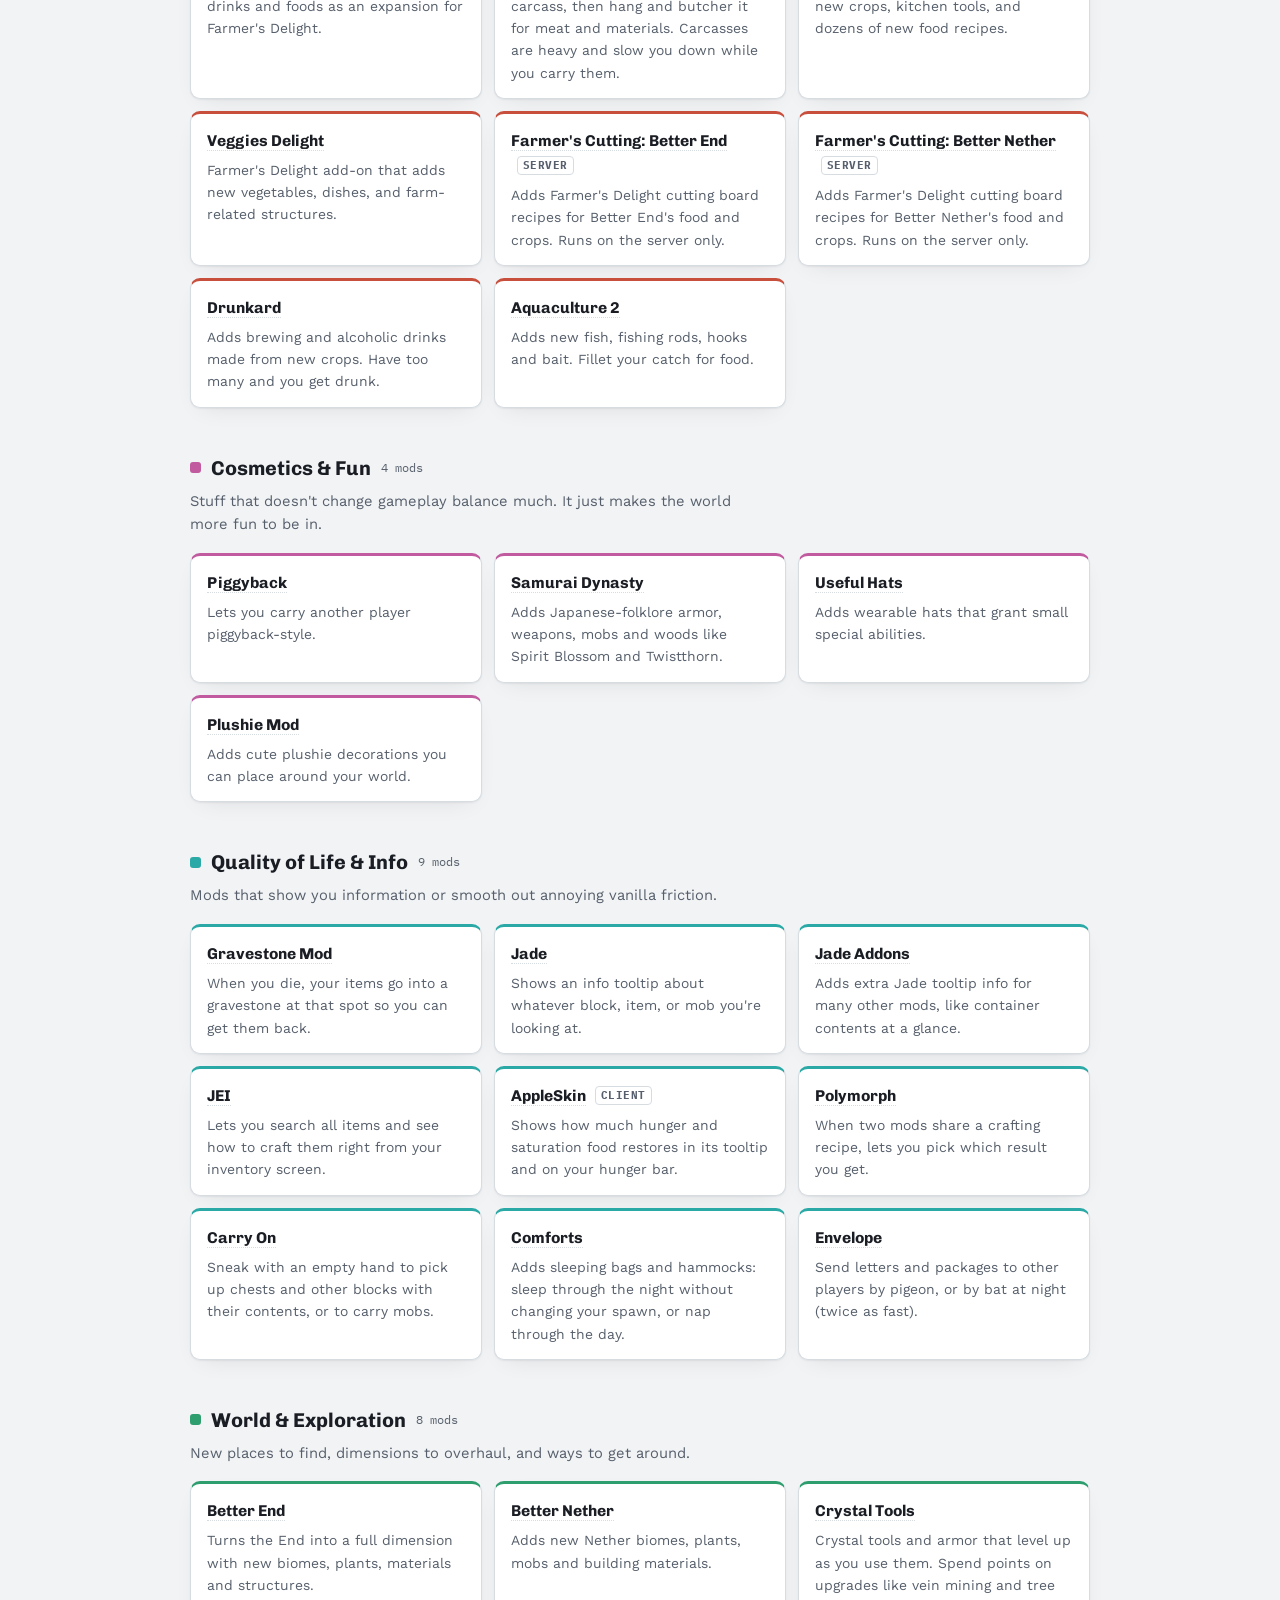
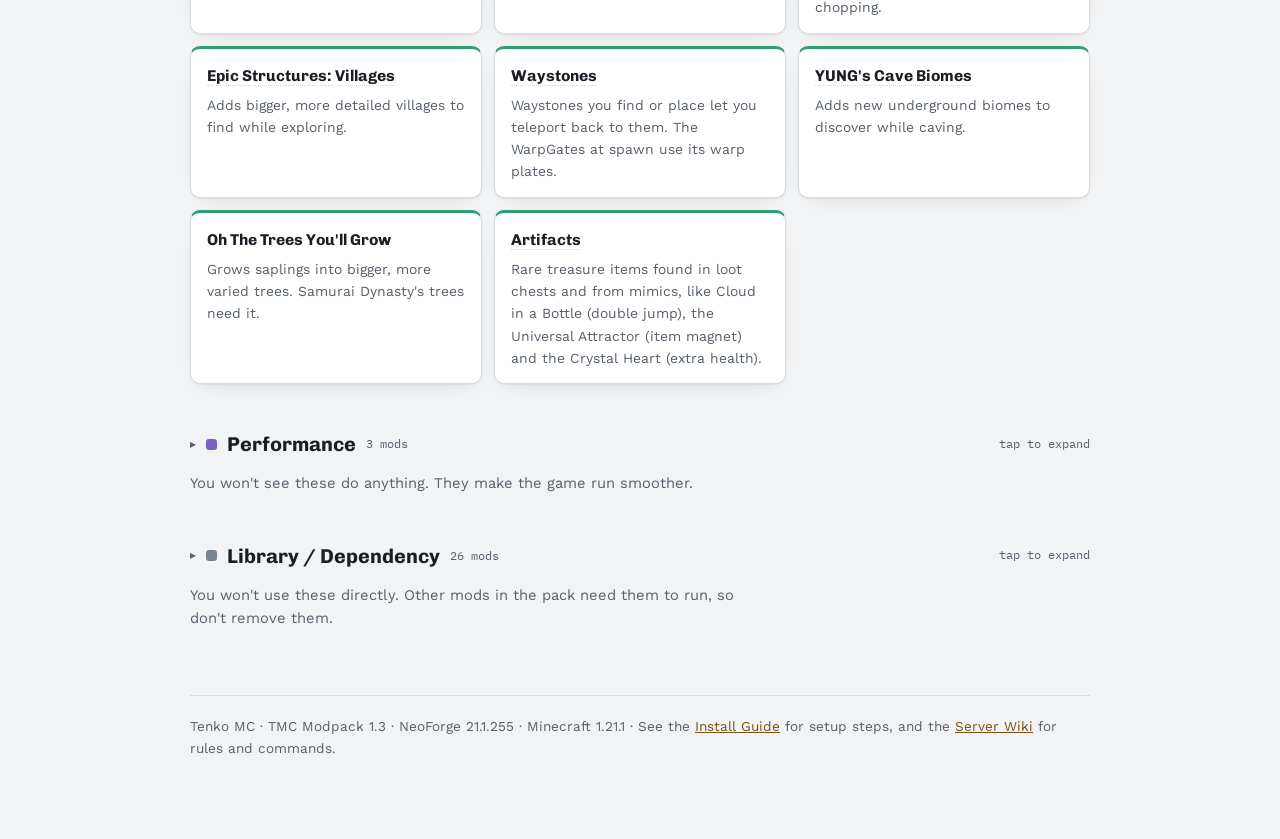
<file: mods.html>
<!doctype html>
<html lang="en">
<head>
<meta charset="utf-8">
<meta name="viewport" content="width=device-width,initial-scale=1,viewport-fit=cover">
<title>Tenko MC Mod Wiki</title>
<meta name="description" content="Tenko Minecraft - NeoForge 1.21.1 modpack server. play.tenkominecraft.com">
<link rel="stylesheet" href="https://fonts.googleapis.com/css2?family=Chivo:wght@400;700;900&family=Work+Sans:wght@400;500;600&family=IBM+Plex+Mono:wght@400;500;600&display=swap">
<style>
[hidden] { display: none !important; }
img { max-width: 100%; }
/* Layout: one reading column; sticky search + category pills; card grids per category; server-features block up top. */
:root {
  --bg: #f1f3f5;
  --surface: #ffffff;
  --surface-2: #e7ebee;
  --text: #1a1d23;
  --text-dim: #565f6b;
  --border: #d7dce1;
  --accent: #b8791e;
  --accent-ink: #7a5013;
  --mono-bg: #eef1f3;
  --shadow: 0 1px 2px rgba(20,22,27,0.06), 0 8px 24px -12px rgba(20,22,27,0.12);
  --font-display: 'Chivo', ui-sans-serif, system-ui, sans-serif;
  --font-body: 'Work Sans', ui-sans-serif, system-ui, sans-serif;
  --font-mono: 'IBM Plex Mono', ui-monospace, 'SF Mono', monospace;

  --c-server: #8a4fbf;
  --c-world: #2f9e6e;
  --c-mobs: #a8772f;
  --c-build: #cf6a3e;
  --c-auto: #3f7fbf;
  --c-storage: #b3961f;
  --c-food: #c94f3d;
  --c-fun: #c15a9e;
  --c-qol: #2ba9a6;
  --c-perf: #7a5fc9;
  --c-lib: #7a828c;
}
@media (prefers-color-scheme: dark) {
  :root:not([data-theme="light"]) {
    --bg: #14161b; --surface: #1b1e25; --surface-2: #242830; --text: #e8eaed; --text-dim: #9aa3ad;
    --border: #333944; --accent: #e2a94d; --accent-ink: #f4cf8e; --mono-bg: #20242c;
    --shadow: 0 1px 2px rgba(0,0,0,0.3), 0 12px 28px -14px rgba(0,0,0,0.55);
    --c-server: #b98ae6; --c-world: #3fc98c; --c-mobs: #d0a05a; --c-build: #ff8f63; --c-auto: #6aa3e0;
    --c-storage: #dcc154; --c-food: #e87d6b; --c-fun: #e084c4; --c-qol: #4fd3d0; --c-perf: #a48cf0; --c-lib: #8b93a0;
    color-scheme: dark;
  }
}
:root[data-theme="dark"] {
  --bg: #14161b; --surface: #1b1e25; --surface-2: #242830; --text: #e8eaed; --text-dim: #9aa3ad;
  --border: #333944; --accent: #e2a94d; --accent-ink: #f4cf8e; --mono-bg: #20242c;
  --shadow: 0 1px 2px rgba(0,0,0,0.3), 0 12px 28px -14px rgba(0,0,0,0.55);
  --c-server: #b98ae6; --c-world: #3fc98c; --c-mobs: #d0a05a; --c-build: #ff8f63; --c-auto: #6aa3e0;
  --c-storage: #dcc154; --c-food: #e87d6b; --c-fun: #e084c4; --c-qol: #4fd3d0; --c-perf: #a48cf0; --c-lib: #8b93a0;
  color-scheme: dark;
}
* { box-sizing: border-box; }
body { margin: 0; background: var(--bg); color: var(--text); font-family: var(--font-body); font-size: 16px; line-height: 1.6; padding: 0 20px; }
.wrap { max-width: 900px; margin: 0 auto; padding-block: 44px 80px; }
h1, h2 { font-family: var(--font-display); text-wrap: balance; margin: 0; }
a { color: var(--accent-ink); }
a:focus-visible, button:focus-visible { outline: 2px solid var(--accent); outline-offset: 2px; }
code { font-family: var(--font-mono); background: var(--mono-bg); border: 1px solid var(--border); border-radius: 4px; padding: 0.05em 0.35em; font-size: 0.86em; }
.eyebrow { font-family: var(--font-mono); font-size: 0.78rem; letter-spacing: 0.12em; text-transform: uppercase; color: var(--accent-ink); font-weight: 600; margin-bottom: 14px; }
h1 { font-size: clamp(1.8rem, 4vw, 2.4rem); font-weight: 900; }
.lede { color: var(--text-dim); max-width: 66ch; margin: 12px 0 0; }
.facts { display: flex; flex-wrap: wrap; gap: 8px; margin-top: 18px; }
.fact { font-family: var(--font-mono); font-size: 0.8rem; background: var(--surface); border: 1px solid var(--border); border-radius: 6px; padding: 6px 10px; }
.fact b { color: var(--accent-ink); font-weight: 600; }

.controls { margin-top: 28px; display: flex; flex-direction: column; gap: 14px; position: sticky; top: env(safe-area-inset-top, 0px); background: var(--bg); padding-block: 12px 14px; z-index: 5; border-bottom: 1px solid var(--border); }
#search { width: 100%; font-family: var(--font-body); font-size: 1rem; padding: 12px 16px; border-radius: 8px; border: 1px solid var(--border); background: var(--surface); color: var(--text); box-shadow: var(--shadow); }
#search:focus { outline: 2px solid var(--accent); outline-offset: 1px; }
.nav-pills { display: flex; flex-wrap: wrap; gap: 8px; }
.nav-pill { font-family: var(--font-mono); font-size: 0.78rem; text-decoration: none; color: var(--text); background: var(--surface); border: 1px solid var(--border); border-left: 3px solid var(--cat, var(--accent)); border-radius: 999px; padding: 6px 12px; white-space: nowrap; }
#empty-msg { margin-top: 40px; color: var(--text-dim); font-family: var(--font-mono); font-size: 0.9rem; }

/* server features */
.features { margin-top: 44px; }
.features-grid { display: grid; grid-template-columns: repeat(auto-fill, minmax(270px, 1fr)); gap: 12px; margin-top: 16px; }
.feature { background: var(--surface); border: 1px solid var(--border); border-left: 3px solid var(--c-server); border-radius: 8px; padding: 14px 16px; min-width: 0; }
.feature h3 { font-family: var(--font-display); font-size: 0.98rem; margin: 0 0 6px; }
.feature p { margin: 0; font-size: 0.88rem; color: var(--text-dim); }
.feature p + p { margin-top: 6px; }
.keys { display: flex; flex-wrap: wrap; gap: 6px; margin-top: 8px; }
.key { font-family: var(--font-mono); font-size: 0.74rem; border: 1px solid var(--border); background: var(--surface-2); border-radius: 4px; padding: 2px 7px; color: var(--text); }

/* categories */
.category { margin-top: 44px; }
.category-head { display: flex; align-items: center; gap: 10px; margin-bottom: 6px; flex-wrap: wrap; }
.cat-dot { width: 11px; height: 11px; border-radius: 3px; background: var(--cat, var(--accent)); flex: none; }
.category-head h2 { font-size: 1.25rem; font-weight: 700; }
.category-count { font-family: var(--font-mono); font-size: 0.78rem; color: var(--text-dim); }
.category-desc { color: var(--text-dim); font-size: 0.92rem; margin: 4px 0 16px; max-width: 62ch; }
.mod-grid { display: grid; grid-template-columns: repeat(auto-fill, minmax(260px, 1fr)); gap: 12px; }
.mod-card { background: var(--surface); border: 1px solid var(--border); border-top: 3px solid var(--cat, var(--accent)); border-radius: 10px; padding: 14px 16px; box-shadow: var(--shadow); min-width: 0; }
.mod-card h3 { font-family: var(--font-display); font-size: 0.98rem; font-weight: 700; margin: 0 0 6px; }
.mod-card h3 a { color: inherit; text-decoration: none; border-bottom: 1px dotted var(--border); }
.mod-card h3 a:hover, .mod-card h3 a:focus-visible { color: var(--accent-ink); border-bottom-color: var(--accent-ink); }
.mod-card p { margin: 0; font-size: 0.87rem; color: var(--text-dim); }
.tag { display: inline-block; font-family: var(--font-mono); font-size: 0.68rem; letter-spacing: 0.04em; text-transform: uppercase; color: var(--text-dim); border: 1px solid var(--border); border-radius: 4px; padding: 0 5px; margin-left: 6px; vertical-align: 2px; }

.collapsible .category-head { cursor: pointer; user-select: none; border-radius: 8px; margin: -6px -8px 6px; padding: 6px 8px; }
.collapsible .category-head:hover { background: var(--surface-2); }
.collapsible .category-head:focus-visible { outline: 2px solid var(--accent); outline-offset: 2px; }
.chevron { display: inline-block; font-size: 0.75rem; color: var(--text-dim); transition: transform 0.15s ease; flex: none; }
.collapsible .category-head[aria-expanded="true"] .chevron { transform: rotate(90deg); }
.collapse-hint { font-family: var(--font-mono); font-size: 0.74rem; color: var(--text-dim); margin-left: auto; }
.simple-list .mod-card h3 { margin: 0; }

footer { margin-top: 64px; padding-top: 20px; border-top: 1px solid var(--border); color: var(--text-dim); font-size: 0.85rem; }
@media (prefers-reduced-motion: reduce) { .chevron { transition: none; } }
</style>
</head>
<body>
<div class="wrap">
  <div class="eyebrow">Tenko MC &middot; TMC Modpack 1.3</div>
  <h1>Mod Wiki</h1>
  <p class="lede">What every mod in the pack does, in plain terms, plus how the server's own systems work. 108 mods across 11 categories, plus Tenko's own mods. Search below or jump to a category.</p>
  <p class="lede" style="margin-top:6px;">Setting up your game? Start with the <a href="install.html" style="font-weight:600;">Install Guide</a>. Rules, commands, ranks, crates and the rest are in the <a href="index.html" style="font-weight:600;">Server Wiki</a>.</p>
  <div class="facts">
    <span class="fact">Server: <b>play.tenkominecraft.com</b></span>
    <span class="fact">Minecraft <b>1.21.1</b></span>
    <span class="fact">NeoForge <b>21.1.255</b></span>
    <span class="fact">Discord: <a href="https://discord.gg/GGQyUzt2Rq" target="_blank" rel="noopener"><b>discord.gg/GGQyUzt2Rq</b></a></span>
  </div>

  <div class="controls">
    <input id="search" type="text" placeholder="Search mods by name, category or what they do" autocomplete="off" aria-label="Search mods">
    <div class="nav-pills">
      <a class="nav-pill" style="--cat: var(--c-server)" href="index.html">Server Wiki</a>
      <a class="nav-pill" style="--cat: var(--c-server)" href="#server">How Tenko works</a>
      <a class="nav-pill" style="--cat: var(--accent)" href="#tenko-mods">Tenko's Own Mods (7)</a>
      <a class="nav-pill" style="--cat: var(--c-server)" href="#economy">Economy &amp; NPCs (4)</a>
      <a class="nav-pill" style="--cat: var(--c-mobs)" href="#mobs">Mobs &amp; Animals (3)</a>
      <a class="nav-pill" style="--cat: var(--c-build)" href="#build">Building &amp; Decoration (22)</a>
      <a class="nav-pill" style="--cat: var(--c-auto)" href="#auto">Automation &amp; Machines (12)</a>
      <a class="nav-pill" style="--cat: var(--c-storage)" href="#storage">Storage &amp; Organization (4)</a>
      <a class="nav-pill" style="--cat: var(--c-food)" href="#food">Food &amp; Cooking (8)</a>
      <a class="nav-pill" style="--cat: var(--c-fun)" href="#fun">Cosmetics &amp; Fun (4)</a>
      <a class="nav-pill" style="--cat: var(--c-qol)" href="#qol">Quality of Life &amp; Info (10)</a>
      <a class="nav-pill" style="--cat: var(--c-world)" href="#world">World &amp; Exploration (7)</a>
      <a class="nav-pill" style="--cat: var(--c-perf)" href="#perf">Performance (3)</a>
      <a class="nav-pill" style="--cat: var(--c-lib)" href="#lib">Library / Dependency (26)</a>
    </div>
  </div>

  <div id="empty-msg" hidden>No mods match that search.</div>

  <section class="features" id="server">
    <div class="category-head"><span class="cat-dot" style="--cat: var(--c-server)"></span><h2>How Tenko works</h2></div>
    <p class="category-desc">The server's own systems. Everything here is found or earned in the world. Nothing is pay-to-win. The <a href="index.html">Server Wiki</a> covers each one in full.</p>
    <div class="features-grid">
      <div class="feature">
        <h3>Coins</h3>
        <p>Money is physical: Bronze, Silver and Gold Coins you carry and trade. Spend them at the NPC shops in the spawn houses or in other players' shops.</p>
        <p>Clucky at spawn swaps 100 Bronze for 1 Silver and 100 Silver for 1 Gold, and back.</p>
      </div>
      <div class="feature">
        <h3>Crates &amp; keys</h3>
        <p>Eight crates sit at spawn, each opened with its own coin or key. Keys come from voting, Lootr chests, rare mob drops and boss kills.</p>
        <div class="keys"><span class="key">Vote Coin</span><span class="key">Sapphire Star Coin</span><span class="key">Dark Emerald Coin</span><span class="key">Onyx Coin</span><span class="key">Tenko Coin</span><span class="key">Spawner Key</span><span class="key">Egg Key</span><span class="key">Heads Key</span></div>
      </div>
      <div class="feature">
        <h3>Voting &amp; ranks</h3>
        <p>Type <code>/vote</code> for the six vote sites. Each vote gives a Vote Coin, and votes add up to new ranks, from Ichibi up to Tenko. Every rank adds one more home.</p>
      </div>
      <div class="feature">
        <h3>Codex: Title Scrolls</h3>
        <p>Scrolls found in loot unlock chat titles, from common to legendary. Pick the one you show with <code>/title</code>.</p>
      </div>
      <div class="feature">
        <h3>Travel</h3>
        <p>Waystones carry you between places you've found. Set homes with <code>/sethome</code> and return with <code>/home</code>.</p>
        <p>WarpGates at spawn lead to the three resource worlds.</p>
      </div>
      <div class="feature">
        <h3>Resource worlds</h3>
        <p>Separate Overworld, Nether and End worlds with plain vanilla generation, made for mining and gathering. They can't be claimed, and homes and Waystones don't work there. Leave through the WarpGates or <code>/home</code>.</p>
      </div>
      <div class="feature">
        <h3>Boss loot</h3>
        <p>The Wither, the Ender Dragon and the Warden each drop a Boss Loot Bag, a chance at crate keys and a chance at an Epic, Legendary or Unique Title Scroll.</p>
        <p>The Ender Dragon can also drop its egg on repeat kills.</p>
      </div>
      <div class="feature">
        <h3>Playtime rewards</h3>
        <p>Rufus at spawn hands out rewards for time played. Time spent AFK doesn't count.</p>
      </div>
      <div class="feature">
        <h3>Claims</h3>
        <p>Hold a Claim Deed and right-click to claim the chunk you're standing in. Sneak + right-click unclaims it. Lost your Deed? <code>/claim deed</code> gives you a new one.</p>
        <p>Share your land with <code>/trust &lt;player&gt;</code>. Type <code>/claim</code> inside your claim to set ranks, flags and sub-areas.</p>
      </div>
      <div class="feature">
        <h3>PvP</h3>
        <p>PvP is on. Turn it off for yourself with <code>/pvp</code> (30-second cooldown). You can't toggle it in the 15 seconds after a fight.</p>
      </div>
      <div class="feature">
        <h3>Sitting &amp; riding</h3>
        <p>Sit on almost any block with <code>/sit</code>. Piggyback lets you carry another player.</p>
      </div>
      <div class="feature">
        <h3>Help in game</h3>
        <p>Natsubashi at spawn gives every new player the Book of Knowledge and a starter kit. <code>/rules</code> and <code>/help</code> cover the basics.</p>
      </div>
    </div>
  </section>

  <section class="category" id="tenko-mods" style="--cat: var(--accent)">
    <div class="category-head"><span class="cat-dot"></span><h2>Tenko's Own Mods</h2><span class="category-count">9 mods</span></div>
    <p class="category-desc">Built for Tenko by TAC5 Studios. Mods marked server run on the server only, so there's nothing extra to install.</p>
    <div class="mod-grid">
      <div class="mod-card"><h3>Codex: Cartography</h3><p>Minimap and world map with land claims drawn right on it. Tap <b>G</b> for the world map, hold <b>G</b> for the quick menu. Add marks (waypoints), sort them into Folios, and claim or unclaim chunks from the map. Old Xaero's waypoints can be imported from the Folios page.</p></div>
      <div class="mod-card"><h3>Codex: Fireworks</h3><p>Design your own rockets and formations at the Firework Workbench, save patterns on Pattern Cards, load Launchers, and run whole shows from a Show Controller.</p></div>
      <div class="mod-card"><h3>Codex: Title Scrolls</h3><p>Scrolls found in loot unlock chat titles you can show next to your name. Choose yours with <code>/title</code>.</p></div>
      <div class="mod-card"><h3>Elements: Nexus <span class="tag">server</span></h3><p>Runs ranks, chat, the tab list and the side panel, plus homes, kits, <code>/pvp</code>, <code>/phantoms</code>, <code>/vote</code> and the Discord chat link. Show off an item in chat with <code>[item]</code> or by shift + right-clicking it in your inventory.</p></div>
      <div class="mod-card"><h3>Elements: Economy <span class="tag">server</span></h3><p>Adds the auction house (<code>/ah</code>) and chest shops (look at a chest and type <code>/shop create buy</code> or <code>/shop create sell</code>), all paid in Tenko coins. See your trade history with <code>/payments</code>.</p></div>
      <div class="mod-card"><h3>Elements: Claims <span class="tag">server</span></h3><p>Claim land with a Claim Deed and trust friends into ranks you set up yourself. <code>/claim</code> opens the Land Config menu for ranks, flags and sub-areas. Hold the Deed to see claim outlines.</p></div>
      <div class="mod-card"><h3>Elements: Utilities <span class="tag">server</span></h3><p>Keeps the server running smoothly. Spawners of the same mob stack up to 12 in one block, and their mobs stack into one. Break a stack with Silk Touch to take it all, or sneak while breaking to take one. Animals and monsters close together stack up to 12, and a lead or name tag pulls one out (tamed, named and bred mobs never stack). XP orbs and dropped items merge, and items left on the ground are cleared every 10 minutes after a chat warning (items in claims and named items are kept). You keep half your XP when you die. You can also right-click crops to harvest them, and double doors open together.</p></div>
      <div class="mod-card"><h3>Elements: Vault <span class="tag">server</span></h3><p>Lets shop and coin mods share one economy. Works with Elements: Economy.</p></div>
      <div class="mod-card"><h3>Codex: Armor Stands <span class="tag">server</span></h3><p>Hold flint and right-click to open the editor: pose, move and rotate stands, show arms, change size, swap their gear, or pick one of 40 ready-made poses. Works on stands you placed.</p></div>
    </div>
  </section>

  <section class="category" id="economy" style="--cat: var(--c-server)">
    <div class="category-head"><span class="cat-dot"></span><h2>Economy &amp; NPCs</h2><span class="category-count">4 mods</span></div>
    <p class="category-desc">The mods behind coins, shops, loot bags and the spawn NPCs.</p>
    <div class="mod-grid">
      <div class="mod-card"><h3><a href="https://www.curseforge.com/minecraft/mc-mods/aiycoin" target="_blank" rel="noopener">Aiycoin</a></h3><p>Adds the coins the server runs on, plus the coins that open the crates.</p></div>
      <div class="mod-card"><h3>Spud's Shops</h3><p>Lets players set up their own shops to buy and sell items for coins.</p></div>
      <div class="mod-card"><h3><a href="https://www.curseforge.com/minecraft/mc-mods/loot-bags-plus" target="_blank" rel="noopener">Loot Plus</a></h3><p>Mobs can drop loot bags you open for coins and items. Bosses always drop a Boss Loot Bag.</p></div>
      <div class="mod-card"><h3>Easy NPC <span class="tag">3 parts</span></h3><p>Runs the spawn NPCs: shopkeepers, Clucky the coin exchanger, Rufus, Natsubashi and the rest. Comes as Easy NPC, its Bundle and its Config UI.</p></div>
    </div>
  </section>

  <section class="category" id="mobs" style="--cat: var(--c-mobs)">
    <div class="category-head"><span class="cat-dot"></span><h2>Mobs &amp; Animals</h2><span class="category-count">3 mods</span></div>
    <p class="category-desc">New creatures, and old ones acting smarter.</p>
    <div class="mod-grid">
      <div class="mod-card"><h3><a href="https://modrinth.com/mod/ecologics" target="_blank" rel="noopener">Ecologics</a></h3><p>Adds new plants, blocks, and animals to vanilla biomes to make the world feel more alive and varied.</p></div>
      <div class="mod-card"><h3><a href="https://modrinth.com/mod/re-animal" target="_blank" rel="noopener">Re:Animal</a></h3><p>Adds new animals with smarter, more lifelike behavior.</p></div>
      <div class="mod-card"><h3><a href="https://www.curseforge.com/minecraft/mc-mods/friends-and-foes-forge" target="_blank" rel="noopener">Friends &amp; Foes</a></h3><p>Adds the mob-vote mobs that never made it into vanilla, like the Copper Golem, the Glare and the Moobloom.</p></div>
    </div>
  </section>

  <section class="category" id="build" style="--cat: var(--c-build)">
    <div class="category-head"><span class="cat-dot"></span><h2>Building &amp; Decoration</h2><span class="category-count">22 mods</span></div>
    <p class="category-desc">Blocks, furniture, and chisel-able variants for making builds look intentional. The 12 Macaw's mods are one family, each covering a different block type.</p>
    <div class="mod-grid">
      <div class="mod-card"><h3><a href="https://modrinth.com/mod/all-the-heads" target="_blank" rel="noopener">All The Heads</a></h3><p>Adds a huge collection of decorative mob and player head blocks you can place and display.</p></div>
      <div class="mod-card"><h3><a href="https://modrinth.com/mod/chipped" target="_blank" rel="noopener">Chipped</a></h3><p>Adds a large set of new decorative and furniture-style blocks to make your builds feel more detailed.</p></div>
      <div class="mod-card"><h3><a href="https://modrinth.com/mod/handcrafted" target="_blank" rel="noopener">Handcrafted</a></h3><p>Adds over 250 furniture and decoration pieces, like chairs, tables, and shelves.</p></div>
      <div class="mod-card"><h3><a href="https://modrinth.com/mod/macaws-bridges" target="_blank" rel="noopener">Macaw's Bridges</a></h3><p>Adds a variety of decorative bridges to build with.</p></div>
      <div class="mod-card"><h3><a href="https://modrinth.com/mod/macaws-doors" target="_blank" rel="noopener">Macaw's Doors</a></h3><p>Adds lots of new decorative door styles, including wood-colored, garage, and shoji doors.</p></div>
      <div class="mod-card"><h3><a href="https://modrinth.com/mod/macaws-furniture" target="_blank" rel="noopener">Macaw's Furniture</a></h3><p>Adds furniture like wardrobes, drawers, chairs, desks, couches, and tables.</p></div>
      <div class="mod-card"><h3><a href="https://modrinth.com/mod/macaws-lights-and-lamps" target="_blank" rel="noopener">Macaw's Lights and Lamps</a></h3><p>Adds many new lamp and light styles to brighten up your builds.</p></div>
      <div class="mod-card"><h3><a href="https://modrinth.com/mod/macaws-fences-and-walls" target="_blank" rel="noopener">Macaw's Fences and Walls</a></h3><p>Adds new decorative fence, wall, and gate styles.</p></div>
      <div class="mod-card"><h3><a href="https://modrinth.com/mod/macaws-paths-and-pavings" target="_blank" rel="noopener">Macaw's Paths and Pavings</a></h3><p>Adds new path and paving block styles for decorating outdoor areas.</p></div>
      <div class="mod-card"><h3><a href="https://modrinth.com/mod/macaws-stairs" target="_blank" rel="noopener">Macaw's Stairs and Balconies</a></h3><p>Adds new decorative stair and handrail/balcony styles.</p></div>
      <div class="mod-card"><h3><a href="https://modrinth.com/mod/macaws-windows" target="_blank" rel="noopener">Macaw's Windows</a></h3><p>Adds many window styles plus mosaic glass, blinds, shutters, and curtains.</p></div>
      <div class="mod-card"><h3><a href="https://modrinth.com/mod/macaws-paintings" target="_blank" rel="noopener">Macaw's Paintings</a></h3><p>Adds a bunch of new custom-drawn paintings to hang in your world.</p></div>
      <div class="mod-card"><h3><a href="https://modrinth.com/mod/macaws-roofs" target="_blank" rel="noopener">Macaw's Roofs</a></h3><p>Adds proper roof-shaped blocks so you don't have to fake roofs out of stairs.</p></div>
      <div class="mod-card"><h3><a href="https://modrinth.com/mod/macaws-trapdoors" target="_blank" rel="noopener">Macaw's Trapdoors</a></h3><p>Adds new trapdoor styles in every wood type plus some unique designs.</p></div>
      <div class="mod-card"><h3><a href="https://modrinth.com/mod/macaws-betters" target="_blank" rel="noopener">Macaw's Betters</a></h3><p>Brings Macaw's decoration blocks into the Better Nether and Better End materials.</p></div>
      <div class="mod-card"><h3><a href="https://modrinth.com/mod/rechiseled" target="_blank" rel="noopener">Rechiseled</a></h3><p>Lets you chisel blocks into many decorative variants with matching connected textures.</p></div>
      <div class="mod-card"><h3><a href="https://modrinth.com/mod/rechiseled-chipped" target="_blank" rel="noopener">Rechiseled: Chipped</a></h3><p>Add-on that lets you chisel Chipped's blocks too, adding more decorative options.</p></div>
      <div class="mod-card"><h3><a href="https://modrinth.com/mod/supplementaries" target="_blank" rel="noopener">Supplementaries</a></h3><p>Adds lots of small decorative and functional blocks like jars, signposts, lamps, faucets, and gadgets.</p></div>
      <div class="mod-card"><h3><a href="https://modrinth.com/mod/dye-depot" target="_blank" rel="noopener">Dye Depot</a></h3><p>Adds 16 new dyes with their own blocks and reworks vanilla dye crafting to use them.</p></div>
      <div class="mod-card"><h3><a href="https://www.curseforge.com/minecraft/mc-mods/every-compat" target="_blank" rel="noopener">Every Compat</a></h3><p>Makes Macaw's, Handcrafted and Supplementaries blocks in every modded wood, like Oh The Trees You'll Grow, Ecologics, Better End and Better Nether woods.</p></div>
      <div class="mod-card"><h3><a href="https://www.curseforge.com/minecraft/mc-mods/amendments" target="_blank" rel="noopener">Amendments</a></h3><p>Supplementaries companion: better lanterns, wall skulls, hanging signs, and cauldrons that hold potions and dye.</p></div>
      <div class="mod-card"><h3><a href="https://www.curseforge.com/minecraft/mc-mods/dye-the-world" target="_blank" rel="noopener">Dye The World</a></h3><p>Adds Dye Depot's 16 colors to blocks from other mods, like Supplementaries, Farmer's Delight, Create, Create Deco, Bits 'n' Bobs and Waystones.</p></div>
    </div>
  </section>

  <section class="category" id="auto" style="--cat: var(--c-auto)">
    <div class="category-head"><span class="cat-dot"></span><h2>Automation &amp; Machines</h2><span class="category-count">13 mods</span></div>
    <p class="category-desc">Create and its integrations: mechanical contraptions and the mods that work on top of them.</p>
    <div class="mod-grid">
      <div class="mod-card"><h3><a href="https://modrinth.com/mod/create" target="_blank" rel="noopener">Create</a></h3><p>Adds mechanical gears, rotating contraptions, and automated machines to process items and move things around your base.</p></div>
      <div class="mod-card"><h3><a href="https://modrinth.com/mod/create-contraption-terminals" target="_blank" rel="noopener">Create Contraption Terminals</a></h3><p>Lets storage-terminal screens keep working when mounted on moving Create contraptions.</p></div>
      <div class="mod-card"><h3><a href="https://modrinth.com/mod/rechiseled-create" target="_blank" rel="noopener">Rechiseled: Create</a></h3><p>Add-on that adds decorative chiseled variants of Create's blocks.</p></div>
      <div class="mod-card"><h3><a href="https://modrinth.com/mod/sophisticated-backpacks-create-integration" target="_blank" rel="noopener">Sophisticated Backpacks Create Integration</a></h3><p>Lets Sophisticated Backpacks work correctly when riding on Create contraptions.</p></div>
      <div class="mod-card"><h3><a href="https://modrinth.com/mod/copycats" target="_blank" rel="noopener">Copycats</a></h3><p>Lets Create's contraption blocks take on any other block's look while keeping their function.</p></div>
      <div class="mod-card"><h3><a href="https://modrinth.com/mod/create-deco" target="_blank" rel="noopener">Create Deco</a></h3><p>Adds new decorative blocks and furniture styled to match Create's look.</p></div>
      <div class="mod-card"><h3><a href="https://www.curseforge.com/minecraft/mc-mods/create-design-n-decor" target="_blank" rel="noopener">Design n' Decor</a></h3><p>Adds more decorative blocks and furniture in Create's brass-and-cogs style.</p></div>
      <div class="mod-card"><h3><a href="https://www.curseforge.com/minecraft/mc-mods/create-bits-n-bobs" target="_blank" rel="noopener">Bits 'n' Bobs</a></h3><p>Adds small decorative trinkets and detail blocks for Create-style builds.</p></div>
      <div class="mod-card"><h3><a href="https://www.curseforge.com/minecraft/mc-mods/create-connected" target="_blank" rel="noopener">Create: Connected</a></h3><p>Adds small extra Create blocks that fill gaps in kinetics and contraptions.</p></div>
      <div class="mod-card"><h3><a href="https://www.curseforge.com/minecraft/mc-mods/create-encased" target="_blank" rel="noopener">Create Encased</a></h3><p>Lets you put any casing on shafts, cogwheels and pipes.</p></div>
      <div class="mod-card"><h3><a href="https://www.curseforge.com/minecraft/mc-mods/interiors" target="_blank" rel="noopener">Create: Interiors</a></h3><p>Adds Create-style seats and furniture, including ones that work on contraptions.</p></div>
      <div class="mod-card"><h3><a href="https://www.curseforge.com/minecraft/mc-mods/sophisticated-storage-create-integration" target="_blank" rel="noopener">Sophisticated Storage Create Integration</a></h3><p>Lets Sophisticated Storage chests and barrels work on moving Create contraptions.</p></div>
      <div class="mod-card"><h3><a href="https://modrinth.com/mod/create-buzzy-bees" target="_blank" rel="noopener">Create: Buzzy Bees</a></h3><p>Mechanical bees build your Create schematics block by block from your storage, and Bumble Bees carry items between ports. Planners let you copy, paste and remove builds.</p></div>
    </div>
  </section>

  <section class="category" id="storage" style="--cat: var(--c-storage)">
    <div class="category-head"><span class="cat-dot"></span><h2>Storage &amp; Organization</h2><span class="category-count">4 mods</span></div>
    <p class="category-desc">Better ways to hold and find your stuff.</p>
    <div class="mod-grid">
      <div class="mod-card"><h3><a href="https://modrinth.com/mod/lootr" target="_blank" rel="noopener">Lootr</a></h3><p>Makes loot chests personal to each player, so everyone gets their own full loot instead of racing to loot a chest first.</p></div>
      <div class="mod-card"><h3><a href="https://modrinth.com/mod/sophisticated-backpacks" target="_blank" rel="noopener">Sophisticated Backpacks</a></h3><p>Adds upgradeable backpacks you can customize with storage-boosting upgrades.</p></div>
      <div class="mod-card"><h3><a href="https://modrinth.com/mod/toms-storage" target="_blank" rel="noopener">Tom's Storage</a></h3><p>Adds simple networked storage and a terminal so you can reach all your stored items from one spot.</p></div>
      <div class="mod-card"><h3><a href="https://www.curseforge.com/minecraft/mc-mods/sophisticated-storage" target="_blank" rel="noopener">Sophisticated Storage</a></h3><p>Adds upgradeable chests, barrels and shulker boxes, plus Limited Barrels that hold far more of 1 to 4 items.</p></div>
    </div>
  </section>

  <section class="category" id="food" style="--cat: var(--c-food)">
    <div class="category-head"><span class="cat-dot"></span><h2>Food &amp; Cooking</h2><span class="category-count">8 mods</span></div>
    <p class="category-desc">Farming, cooking, and butchering, mostly built around Farmer's Delight.</p>
    <div class="mod-grid">
      <div class="mod-card"><h3><a href="https://modrinth.com/mod/brewin-and-chewin" target="_blank" rel="noopener">Brewin' &amp; Chewin'</a></h3><p>Adds fermenting, brewing, and new drinks and foods as an expansion for Farmer's Delight.</p></div>
      <div class="mod-card"><h3><a href="https://modrinth.com/mod/butchery" target="_blank" rel="noopener">Butchery</a></h3><p>Kill animals with a knife to get a carcass, then hang and butcher it for meat and materials. Carcasses are heavy and slow you down while you carry them.</p></div>
      <div class="mod-card"><h3><a href="https://modrinth.com/mod/farmers-delight" target="_blank" rel="noopener">Farmer's Delight</a></h3><p>Expands farming and cooking with new crops, kitchen tools, and dozens of new food recipes.</p></div>
      <div class="mod-card"><h3><a href="https://modrinth.com/mod/veggies-delight" target="_blank" rel="noopener">Veggies Delight</a></h3><p>Farmer's Delight add-on that adds new vegetables, dishes, and farm-related structures.</p></div>
      <div class="mod-card"><h3><a href="https://modrinth.com/datapack/farmers-cutting-betterend" target="_blank" rel="noopener">Farmer's Cutting: Better End</a> <span class="tag">server</span></h3><p>Adds Farmer's Delight cutting board recipes for Better End's food and crops. Runs on the server only.</p></div>
      <div class="mod-card"><h3><a href="https://modrinth.com/datapack/farmers-cutting-betternether" target="_blank" rel="noopener">Farmer's Cutting: Better Nether</a> <span class="tag">server</span></h3><p>Adds Farmer's Delight cutting board recipes for Better Nether's food and crops. Runs on the server only.</p></div>
      <div class="mod-card"><h3><a href="https://www.curseforge.com/minecraft/mc-mods/drunkard" target="_blank" rel="noopener">Drunkard</a></h3><p>Adds brewing and alcoholic drinks made from new crops. Have too many and you get drunk.</p></div>
      <div class="mod-card"><h3><a href="https://www.curseforge.com/minecraft/mc-mods/aquaculture" target="_blank" rel="noopener">Aquaculture 2</a></h3><p>Adds new fish, fishing rods, hooks and bait. Fillet your catch for food.</p></div>
    </div>
  </section>

  <section class="category" id="fun" style="--cat: var(--c-fun)">
    <div class="category-head"><span class="cat-dot"></span><h2>Cosmetics &amp; Fun</h2><span class="category-count">4 mods</span></div>
    <p class="category-desc">Stuff that doesn't change gameplay balance much. It just makes the world more fun to be in.</p>
    <div class="mod-grid">
      <div class="mod-card"><h3><a href="https://modrinth.com/mod/piggyback" target="_blank" rel="noopener">Piggyback</a></h3><p>Lets you carry another player piggyback-style.</p></div>
      <div class="mod-card"><h3><a href="https://modrinth.com/mod/epic-samurais" target="_blank" rel="noopener">Samurai Dynasty</a></h3><p>Adds Japanese-folklore armor, weapons, mobs and woods like Spirit Blossom and Twistthorn.</p></div>
      <div class="mod-card"><h3><a href="https://modrinth.com/mod/useful-hats" target="_blank" rel="noopener">Useful Hats</a></h3><p>Adds wearable hats that grant small special abilities.</p></div>
      <div class="mod-card"><h3><a href="https://modrinth.com/mod/plushie" target="_blank" rel="noopener">Plushie Mod</a></h3><p>Adds cute plushie decorations you can place around your world.</p></div>
    </div>
  </section>

  <section class="category" id="qol" style="--cat: var(--c-qol)">
    <div class="category-head"><span class="cat-dot"></span><h2>Quality of Life &amp; Info</h2><span class="category-count">9 mods</span></div>
    <p class="category-desc">Mods that show you information or smooth out annoying vanilla friction.</p>
    <div class="mod-grid">
      <div class="mod-card"><h3><a href="https://modrinth.com/mod/gravestone-mod" target="_blank" rel="noopener">Gravestone Mod</a></h3><p>When you die, your items go into a gravestone at that spot so you can get them back.</p></div>
      <div class="mod-card"><h3><a href="https://modrinth.com/mod/jade" target="_blank" rel="noopener">Jade</a></h3><p>Shows an info tooltip about whatever block, item, or mob you're looking at.</p></div>
      <div class="mod-card"><h3><a href="https://modrinth.com/mod/jade-addons-forge" target="_blank" rel="noopener">Jade Addons</a></h3><p>Adds extra Jade tooltip info for many other mods, like container contents at a glance.</p></div>
      <div class="mod-card"><h3><a href="https://modrinth.com/mod/jei" target="_blank" rel="noopener">JEI</a></h3><p>Lets you search all items and see how to craft them right from your inventory screen.</p></div>
      <div class="mod-card"><h3><a href="https://www.curseforge.com/minecraft/mc-mods/appleskin" target="_blank" rel="noopener">AppleSkin</a> <span class="tag">client</span></h3><p>Shows how much hunger and saturation food restores in its tooltip and on your hunger bar.</p></div>
      <div class="mod-card"><h3><a href="https://www.curseforge.com/minecraft/mc-mods/polymorph" target="_blank" rel="noopener">Polymorph</a></h3><p>When two mods share a crafting recipe, lets you pick which result you get.</p></div>
      <div class="mod-card"><h3><a href="https://www.curseforge.com/minecraft/mc-mods/carry-on" target="_blank" rel="noopener">Carry On</a></h3><p>Sneak with an empty hand to pick up chests and other blocks with their contents, or to carry mobs.</p></div>
      <div class="mod-card"><h3><a href="https://www.curseforge.com/minecraft/mc-mods/comforts" target="_blank" rel="noopener">Comforts</a></h3><p>Adds sleeping bags and hammocks: sleep through the night without changing your spawn, or nap through the day.</p></div>
      <div class="mod-card"><h3><a href="https://modrinth.com/mod/envelope" target="_blank" rel="noopener">Envelope</a></h3><p>Send letters and packages to other players by pigeon, or by bat at night (twice as fast).</p></div>
    </div>
  </section>

  <section class="category" id="world" style="--cat: var(--c-world)">
    <div class="category-head"><span class="cat-dot"></span><h2>World &amp; Exploration</h2><span class="category-count">8 mods</span></div>
    <p class="category-desc">New places to find, dimensions to overhaul, and ways to get around.</p>
    <div class="mod-grid">
      <div class="mod-card"><h3><a href="https://modrinth.com/mod/betterend" target="_blank" rel="noopener">Better End</a></h3><p>Turns the End into a full dimension with new biomes, plants, materials and structures.</p></div>
      <div class="mod-card"><h3><a href="https://modrinth.com/mod/betternether" target="_blank" rel="noopener">Better Nether</a></h3><p>Adds new Nether biomes, plants, mobs and building materials.</p></div>
      <div class="mod-card"><h3><a href="https://modrinth.com/mod/crystal-tools" target="_blank" rel="noopener">Crystal Tools</a></h3><p>Crystal tools and armor that level up as you use them. Spend points on upgrades like vein mining and tree chopping.</p></div>
      <div class="mod-card"><h3><a href="https://modrinth.com/mod/epic-structures-villages" target="_blank" rel="noopener">Epic Structures: Villages</a></h3><p>Adds bigger, more detailed villages to find while exploring.</p></div>
      <div class="mod-card"><h3><a href="https://modrinth.com/mod/waystones" target="_blank" rel="noopener">Waystones</a></h3><p>Waystones you find or place let you teleport back to them. The WarpGates at spawn use its warp plates.</p></div>
      <div class="mod-card"><h3><a href="https://modrinth.com/mod/yungs-cave-biomes" target="_blank" rel="noopener">YUNG's Cave Biomes</a></h3><p>Adds new underground biomes to discover while caving.</p></div>
      <div class="mod-card"><h3>Oh The Trees You'll Grow</h3><p>Grows saplings into bigger, more varied trees. Samurai Dynasty's trees need it.</p></div>
      <div class="mod-card"><h3><a href="https://modrinth.com/mod/artifacts" target="_blank" rel="noopener">Artifacts</a></h3><p>Rare treasure items found in loot chests and from mimics, like Cloud in a Bottle (double jump), the Universal Attractor (item magnet) and the Crystal Heart (extra health).</p></div>
    </div>
  </section>

  <section class="category collapsible" id="perf" style="--cat: var(--c-perf)">
    <div class="category-head">
      <span class="chevron">&#9656;</span><span class="cat-dot"></span><h2>Performance</h2><span class="category-count">3 mods</span><span class="collapse-hint">tap to expand</span>
    </div>
    <p class="category-desc">You won't see these do anything. They make the game run smoother.</p>
    <div class="mod-grid simple-list" hidden>
      <div class="mod-card"><h3>Ferrite Core</h3></div>
      <div class="mod-card"><h3>Krypton</h3></div>
      <div class="mod-card"><h3>ModernFix</h3></div>
    </div>
  </section>

  <section class="category collapsible" id="lib" style="--cat: var(--c-lib)">
    <div class="category-head">
      <span class="chevron">&#9656;</span><span class="cat-dot"></span><h2>Library / Dependency</h2><span class="category-count">26 mods</span><span class="collapse-hint">tap to expand</span>
    </div>
    <p class="category-desc">You won't use these directly. Other mods in the pack need them to run, so don't remove them.</p>
    <div class="mod-grid simple-list" hidden>
      <div class="mod-card"><h3>AddonsLib</h3></div>
      <div class="mod-card"><h3>Architectury API</h3></div>
      <div class="mod-card"><h3>Athena</h3></div>
      <div class="mod-card"><h3>Azimuth</h3></div>
      <div class="mod-card"><h3>AzureLib</h3></div>
      <div class="mod-card"><h3>BCLib</h3></div>
      <div class="mod-card"><h3>Balm</h3></div>
      <div class="mod-card"><h3>Cristel Lib</h3></div>
      <div class="mod-card"><h3>Curios API</h3></div>
      <div class="mod-card"><h3>Faewulf's Lib</h3></div>
      <div class="mod-card"><h3>Fusion</h3></div>
      <div class="mod-card"><h3>GeckoLib</h3></div>
      <div class="mod-card"><h3>Kotlin for Forge</h3></div>
      <div class="mod-card"><h3>Moonlight Lib</h3></div>
      <div class="mod-card"><h3>Placebo</h3></div>
      <div class="mod-card"><h3>PuzzlesLib</h3></div>
      <div class="mod-card"><h3>Resourceful Lib</h3></div>
      <div class="mod-card"><h3>ShatterLib | OctoLib</h3></div>
      <div class="mod-card"><h3>Sophisticated Core</h3></div>
      <div class="mod-card"><h3>Struts</h3></div>
      <div class="mod-card"><h3>SuperMartijn642's Core Lib</h3></div>
      <div class="mod-card"><h3>SuperMartijn642's Config Lib</h3></div>
      <div class="mod-card"><h3>TerraBlender</h3></div>
      <div class="mod-card"><h3>WorldWeaver</h3></div>
      <div class="mod-card"><h3>WunderLib</h3></div>
      <div class="mod-card"><h3>YUNG's API</h3></div>
    </div>
  </section>

  <footer>Tenko MC &middot; TMC Modpack 1.3 &middot; NeoForge 21.1.255 &middot; Minecraft 1.21.1 &middot; See the <a href="install.html">Install Guide</a> for setup steps, and the <a href="index.html">Server Wiki</a> for rules and commands.</footer>
</div>

<script>
  const search = document.getElementById('search');
  const sections = Array.from(document.querySelectorAll('.category'));
  const features = document.getElementById('server');
  const emptyMsg = document.getElementById('empty-msg');

  const openState = {};
  document.querySelectorAll('.collapsible').forEach(section => {
    openState[section.id] = false;
    const head = section.querySelector('.category-head');
    const grid = section.querySelector('.mod-grid');
    const hint = head.querySelector('.collapse-hint');
    head.setAttribute('role', 'button');
    head.setAttribute('tabindex', '0');
    head.setAttribute('aria-expanded', 'false');
    function toggle() {
      const open = !openState[section.id];
      openState[section.id] = open;
      grid.hidden = !open;
      head.setAttribute('aria-expanded', String(open));
      if (hint) hint.textContent = open ? 'tap to collapse' : 'tap to expand';
    }
    head.addEventListener('click', toggle);
    head.addEventListener('keydown', e => {
      if (e.key === 'Enter' || e.key === ' ') { e.preventDefault(); toggle(); }
    });
  });

  search.addEventListener('input', () => {
    const q = search.value.trim().toLowerCase();
    let anyVisible = false;
    features.hidden = !!q;
    sections.forEach(section => {
      const catName = section.querySelector('h2').textContent.toLowerCase();
      const isCollapsible = section.classList.contains('collapsible');
      let sectionHasMatch = false;
      section.querySelectorAll('.mod-card').forEach(card => {
        const text = card.textContent.toLowerCase();
        const match = !q || text.includes(q) || catName.includes(q);
        card.hidden = !match;
        if (match) sectionHasMatch = true;
      });
      section.hidden = !sectionHasMatch;
      if (sectionHasMatch) anyVisible = true;
      if (isCollapsible) {
        const grid = section.querySelector('.mod-grid');
        const head = section.querySelector('.category-head');
        const hint = head.querySelector('.collapse-hint');
        if (q) {
          grid.hidden = !sectionHasMatch;
        } else {
          grid.hidden = !openState[section.id];
          head.setAttribute('aria-expanded', String(openState[section.id]));
          if (hint) hint.textContent = openState[section.id] ? 'tap to collapse' : 'tap to expand';
        }
      }
    });
    emptyMsg.hidden = anyVisible;
  });
</script>

</body>
</html>
</file>
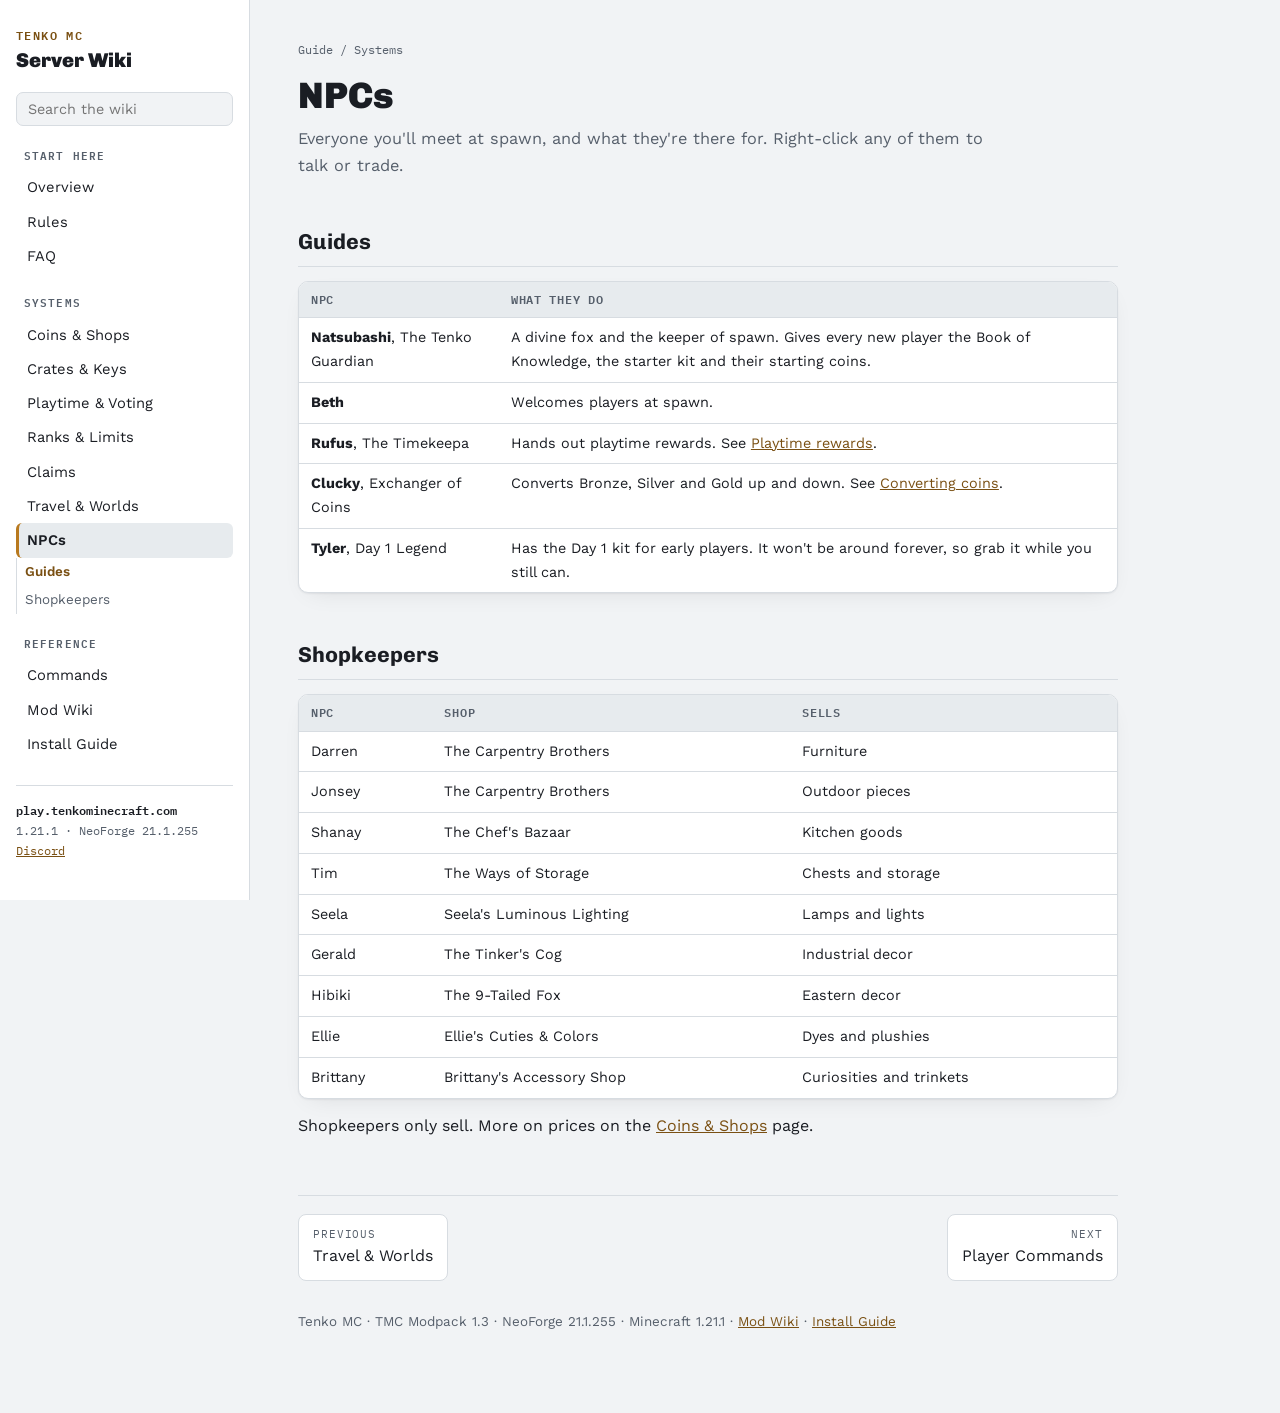
<file: npcs.html>
<!doctype html>
<html lang="en">
<head>
<meta charset="utf-8">
<meta name="viewport" content="width=device-width,initial-scale=1,viewport-fit=cover">
<title>NPCs · Tenko MC Wiki</title>
<meta name="description" content="Everyone you&#x27;ll meet at spawn, and what they&#x27;re there for. Right-click any of them to talk or trade.">
<link rel="stylesheet" href="https://fonts.googleapis.com/css2?family=Chivo:wght@400;700;900&family=Work+Sans:wght@400;500;600&family=IBM+Plex+Mono:wght@400;500;600&display=swap">
<link rel="stylesheet" href="wiki.css">
</head>
<body>
<button class="menu-btn" type="button" aria-controls="sidebar" aria-expanded="false">☰ Contents</button>
<div class="scrim"></div>
<div class="layout">
<aside class="sidebar" id="sidebar">
  <a class="brand" href="index.html"><span class="eyebrow">Tenko MC</span><br><span class="name">Server Wiki</span></a>
  <input id="wiki-search" type="search" placeholder="Search the wiki" autocomplete="off" aria-label="Search the wiki">
  <ul class="search-results" id="search-results" hidden></ul>
  <nav id="side-nav" aria-label="Wiki pages"><div class="nav-group"><p class="nav-group-title">Start here</p><ul><li><a class="nav-link" href="index.html">Overview</a></li><li><a class="nav-link" href="rules.html">Rules</a></li><li><a class="nav-link" href="faq.html">FAQ</a></li></ul></div><div class="nav-group"><p class="nav-group-title">Systems</p><ul><li><a class="nav-link" href="coins.html">Coins & Shops</a></li><li><a class="nav-link" href="crates.html">Crates & Keys</a></li><li><a class="nav-link" href="rewards.html">Playtime & Voting</a></li><li><a class="nav-link" href="ranks.html">Ranks & Limits</a></li><li><a class="nav-link" href="claims.html">Claims</a></li><li><a class="nav-link" href="worlds.html">Travel & Worlds</a></li><li><a class="nav-link" href="npcs.html" aria-current="page">NPCs</a><ul class="toc"><li><a href="#guides">Guides</a></li><li><a href="#shopkeepers">Shopkeepers</a></li></ul></li></ul></div><div class="nav-group"><p class="nav-group-title">Reference</p><ul><li><a class="nav-link" href="commands.html">Commands</a></li><li><a class="nav-link" href="mods.html">Mod Wiki</a></li><li><a class="nav-link" href="install.html">Install Guide</a></li></ul></div></nav>
  <div class="side-facts"><b>play.tenkominecraft.com</b><br>1.21.1 · NeoForge 21.1.255<br><a href="https://discord.gg/GGQyUzt2Rq" target="_blank" rel="noopener">Discord</a></div>
</aside>
<main>
<article class="content">
  <div class="crumbs"><a href="index.html">Guide</a> / Systems</div>
  <h1>NPCs</h1>
  <p class="lede">Everyone you'll meet at spawn, and what they're there for. Right-click any of them to talk or trade.</p>
  
<h2 id="guides">Guides<a class="anchor" href="#guides" aria-label="Link to this section">#</a></h2>
<div class="table-wrap"><table><thead><tr><th>NPC</th><th>What they do</th></tr></thead><tbody><tr><td><b>Natsubashi</b>, The Tenko Guardian</td><td>A divine fox and the keeper of spawn. Gives every new player the Book of Knowledge, the starter kit and their starting coins.</td></tr><tr><td><b>Beth</b></td><td>Welcomes players at spawn.</td></tr><tr><td><b>Rufus</b>, The Timekeepa</td><td>Hands out playtime rewards. See <a href="rewards.html#rufus">Playtime rewards</a>.</td></tr><tr><td><b>Clucky</b>, Exchanger of Coins</td><td>Converts Bronze, Silver and Gold up and down. See <a href="coins.html#clucky">Converting coins</a>.</td></tr><tr><td><b>Tyler</b>, Day 1 Legend</td><td>Has the Day 1 kit for early players. It won't be around forever, so grab it while you still can.</td></tr></tbody></table></div>

<h2 id="shopkeepers">Shopkeepers<a class="anchor" href="#shopkeepers" aria-label="Link to this section">#</a></h2>
<div class="table-wrap"><table><thead><tr><th>NPC</th><th>Shop</th><th>Sells</th></tr></thead><tbody><tr><td>Darren</td><td>The Carpentry Brothers</td><td>Furniture</td></tr><tr><td>Jonsey</td><td>The Carpentry Brothers</td><td>Outdoor pieces</td></tr><tr><td>Shanay</td><td>The Chef's Bazaar</td><td>Kitchen goods</td></tr><tr><td>Tim</td><td>The Ways of Storage</td><td>Chests and storage</td></tr><tr><td>Seela</td><td>Seela's Luminous Lighting</td><td>Lamps and lights</td></tr><tr><td>Gerald</td><td>The Tinker's Cog</td><td>Industrial decor</td></tr><tr><td>Hibiki</td><td>The 9-Tailed Fox</td><td>Eastern decor</td></tr><tr><td>Ellie</td><td>Ellie's Cuties &amp; Colors</td><td>Dyes and plushies</td></tr><tr><td>Brittany</td><td>Brittany's Accessory Shop</td><td>Curiosities and trinkets</td></tr></tbody></table></div>
<p>Shopkeepers only sell. More on prices on the <a href="coins.html#npc-shops">Coins &amp; Shops</a> page.</p>

  <nav class="pager" aria-label="Pages"><a class="prev" href="worlds.html"><span>Previous</span>Travel & Worlds</a><a class="next" href="commands.html"><span>Next</span>Player Commands</a></nav>
  <footer>Tenko MC · TMC Modpack 1.3 · NeoForge 21.1.255 · Minecraft 1.21.1 · <a href="mods.html">Mod Wiki</a> · <a href="install.html">Install Guide</a></footer>
</article>
</main>
</div>
<script src="wiki.js"></script>
</body>
</html>
</file>
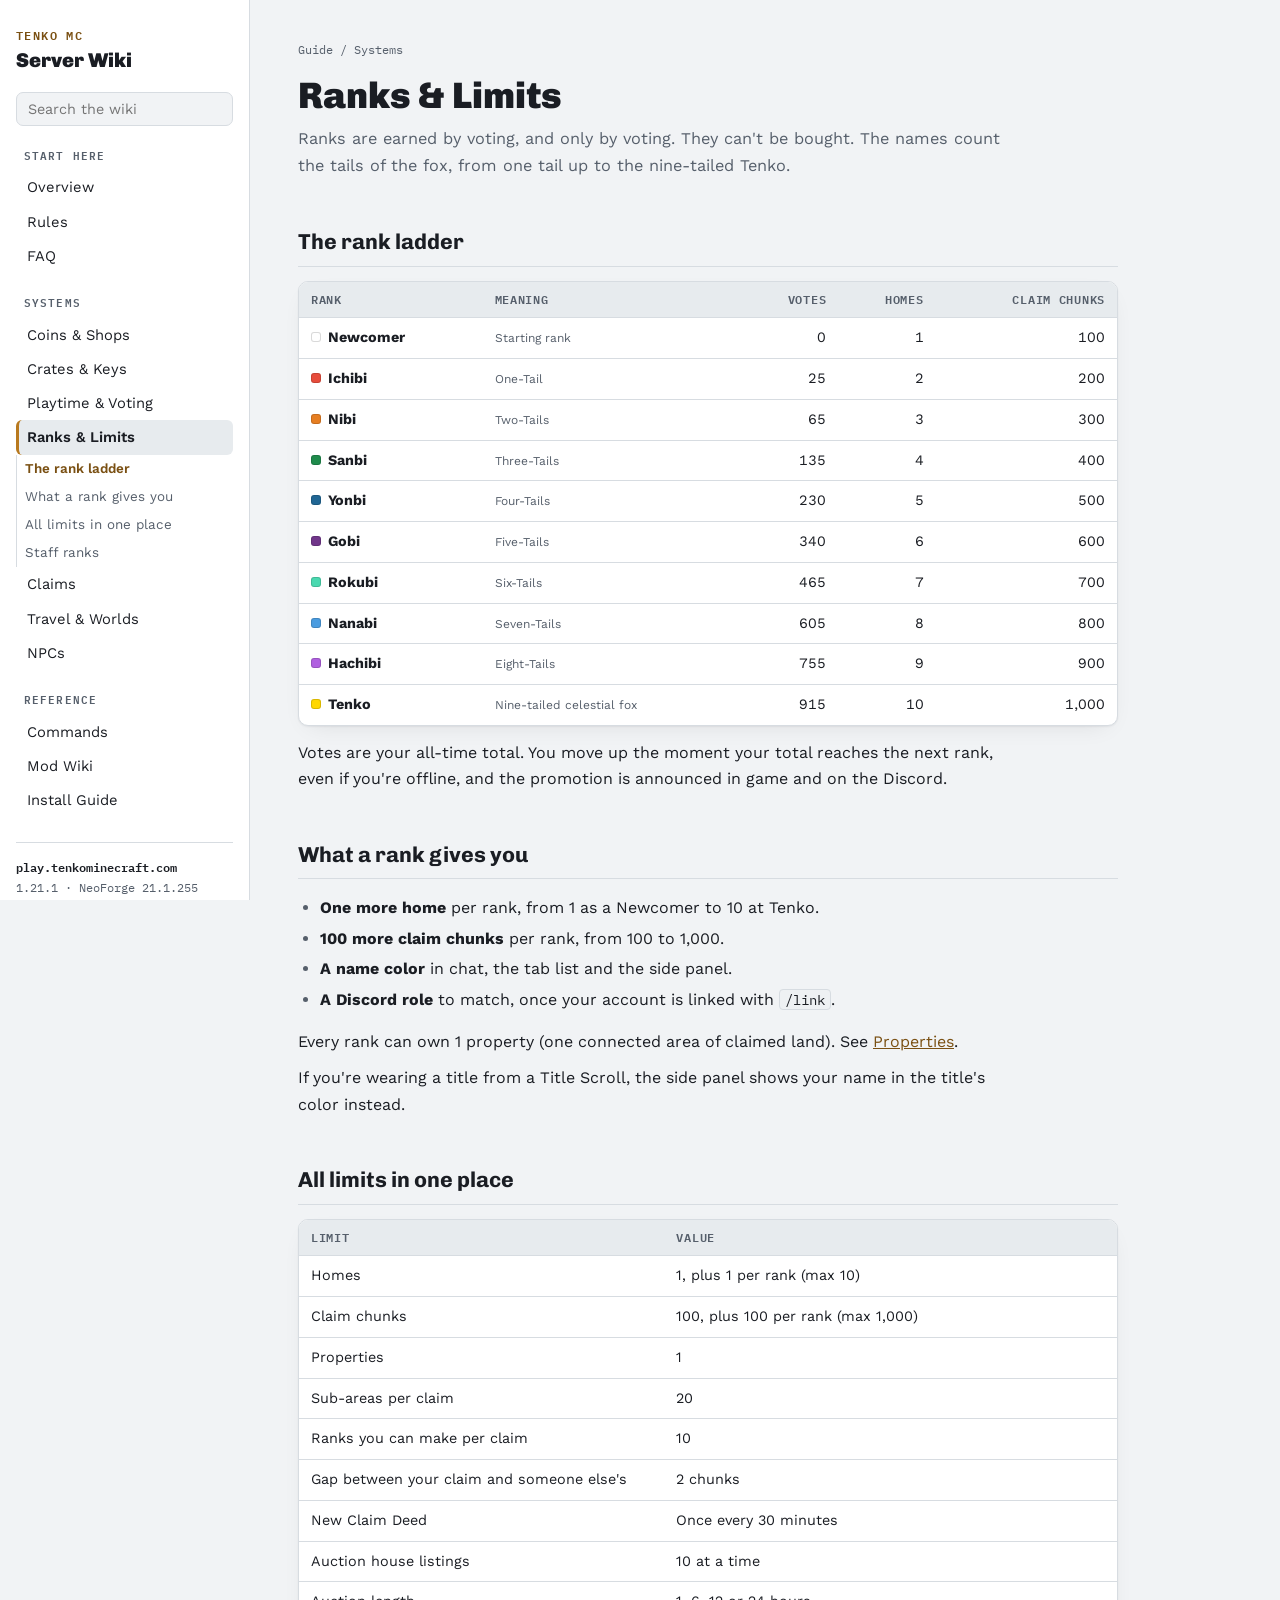
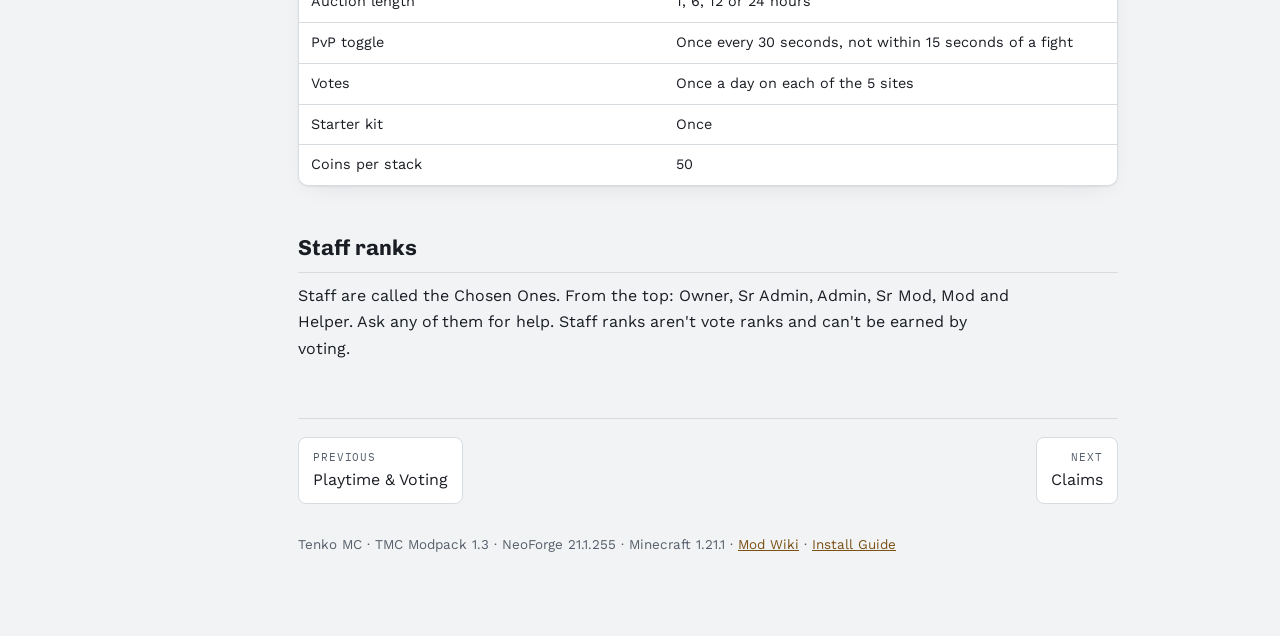
<file: ranks.html>
<!doctype html>
<html lang="en">
<head>
<meta charset="utf-8">
<meta name="viewport" content="width=device-width,initial-scale=1,viewport-fit=cover">
<title>Ranks & Limits · Tenko MC Wiki</title>
<meta name="description" content="Ranks are earned by voting, and only by voting. They can&#x27;t be bought. The names count the tails of the fox, from one tail up to the nine-tailed Tenko.">
<link rel="stylesheet" href="https://fonts.googleapis.com/css2?family=Chivo:wght@400;700;900&family=Work+Sans:wght@400;500;600&family=IBM+Plex+Mono:wght@400;500;600&display=swap">
<link rel="stylesheet" href="wiki.css">
</head>
<body>
<button class="menu-btn" type="button" aria-controls="sidebar" aria-expanded="false">☰ Contents</button>
<div class="scrim"></div>
<div class="layout">
<aside class="sidebar" id="sidebar">
  <a class="brand" href="index.html"><span class="eyebrow">Tenko MC</span><br><span class="name">Server Wiki</span></a>
  <input id="wiki-search" type="search" placeholder="Search the wiki" autocomplete="off" aria-label="Search the wiki">
  <ul class="search-results" id="search-results" hidden></ul>
  <nav id="side-nav" aria-label="Wiki pages"><div class="nav-group"><p class="nav-group-title">Start here</p><ul><li><a class="nav-link" href="index.html">Overview</a></li><li><a class="nav-link" href="rules.html">Rules</a></li><li><a class="nav-link" href="faq.html">FAQ</a></li></ul></div><div class="nav-group"><p class="nav-group-title">Systems</p><ul><li><a class="nav-link" href="coins.html">Coins & Shops</a></li><li><a class="nav-link" href="crates.html">Crates & Keys</a></li><li><a class="nav-link" href="rewards.html">Playtime & Voting</a></li><li><a class="nav-link" href="ranks.html" aria-current="page">Ranks & Limits</a><ul class="toc"><li><a href="#ladder">The rank ladder</a></li><li><a href="#perks">What a rank gives you</a></li><li><a href="#limits">All limits in one place</a></li><li><a href="#staff">Staff ranks</a></li></ul></li><li><a class="nav-link" href="claims.html">Claims</a></li><li><a class="nav-link" href="worlds.html">Travel & Worlds</a></li><li><a class="nav-link" href="npcs.html">NPCs</a></li></ul></div><div class="nav-group"><p class="nav-group-title">Reference</p><ul><li><a class="nav-link" href="commands.html">Commands</a></li><li><a class="nav-link" href="mods.html">Mod Wiki</a></li><li><a class="nav-link" href="install.html">Install Guide</a></li></ul></div></nav>
  <div class="side-facts"><b>play.tenkominecraft.com</b><br>1.21.1 · NeoForge 21.1.255<br><a href="https://discord.gg/GGQyUzt2Rq" target="_blank" rel="noopener">Discord</a></div>
</aside>
<main>
<article class="content">
  <div class="crumbs"><a href="index.html">Guide</a> / Systems</div>
  <h1>Ranks & Limits</h1>
  <p class="lede">Ranks are earned by voting, and only by voting. They can't be bought. The names count the tails of the fox, from one tail up to the nine-tailed Tenko.</p>
  
<h2 id="ladder">The rank ladder<a class="anchor" href="#ladder" aria-label="Link to this section">#</a></h2>
<div class="table-wrap"><table><thead><tr><th>Rank</th><th>Meaning</th><th class="num">Votes</th><th class="num">Homes</th><th class="num">Claim chunks</th></tr></thead><tbody><tr><td><span class="chip" style="background:#ffffff"></span><b>Newcomer</b></td><td><small>Starting rank</small></td><td class="num">0</td><td class="num">1</td><td class="num">100</td></tr><tr><td><span class="chip" style="background:#E74C3C"></span><b>Ichibi</b></td><td><small>One-Tail</small></td><td class="num">25</td><td class="num">2</td><td class="num">200</td></tr><tr><td><span class="chip" style="background:#E67E22"></span><b>Nibi</b></td><td><small>Two-Tails</small></td><td class="num">65</td><td class="num">3</td><td class="num">300</td></tr><tr><td><span class="chip" style="background:#1F8B4C"></span><b>Sanbi</b></td><td><small>Three-Tails</small></td><td class="num">135</td><td class="num">4</td><td class="num">400</td></tr><tr><td><span class="chip" style="background:#206694"></span><b>Yonbi</b></td><td><small>Four-Tails</small></td><td class="num">230</td><td class="num">5</td><td class="num">500</td></tr><tr><td><span class="chip" style="background:#71368A"></span><b>Gobi</b></td><td><small>Five-Tails</small></td><td class="num">340</td><td class="num">6</td><td class="num">600</td></tr><tr><td><span class="chip" style="background:#4AD9B0"></span><b>Rokubi</b></td><td><small>Six-Tails</small></td><td class="num">465</td><td class="num">7</td><td class="num">700</td></tr><tr><td><span class="chip" style="background:#4A9CE0"></span><b>Nanabi</b></td><td><small>Seven-Tails</small></td><td class="num">605</td><td class="num">8</td><td class="num">800</td></tr><tr><td><span class="chip" style="background:#B060E0"></span><b>Hachibi</b></td><td><small>Eight-Tails</small></td><td class="num">755</td><td class="num">9</td><td class="num">900</td></tr><tr><td><span class="chip" style="background:#FFD700"></span><b>Tenko</b></td><td><small>Nine-tailed celestial fox</small></td><td class="num">915</td><td class="num">10</td><td class="num">1,000</td></tr></tbody></table></div>
<p>Votes are your all-time total. You move up the moment your total reaches the next rank, even if you're offline, and the promotion is announced in game and on the Discord.</p>

<h2 id="perks">What a rank gives you<a class="anchor" href="#perks" aria-label="Link to this section">#</a></h2>
<ul>
<li><b>One more home</b> per rank, from 1 as a Newcomer to 10 at Tenko.</li>
<li><b>100 more claim chunks</b> per rank, from 100 to 1,000.</li>
<li><b>A name color</b> in chat, the tab list and the side panel.</li>
<li><b>A Discord role</b> to match, once your account is linked with <code>/link</code>.</li>
</ul>
<p>Every rank can own 1 property (one connected area of claimed land). See <a href="claims.html#properties">Properties</a>.</p>
<p>If you're wearing a title from a Title Scroll, the side panel shows your name in the title's color instead.</p>

<h2 id="limits">All limits in one place<a class="anchor" href="#limits" aria-label="Link to this section">#</a></h2>
<div class="table-wrap"><table><thead><tr><th>Limit</th><th>Value</th></tr></thead><tbody><tr><td>Homes</td><td>1, plus 1 per rank (max 10)</td></tr><tr><td>Claim chunks</td><td>100, plus 100 per rank (max 1,000)</td></tr><tr><td>Properties</td><td>1</td></tr><tr><td>Sub-areas per claim</td><td>20</td></tr><tr><td>Ranks you can make per claim</td><td>10</td></tr><tr><td>Gap between your claim and someone else's</td><td>2 chunks</td></tr><tr><td>New Claim Deed</td><td>Once every 30 minutes</td></tr><tr><td>Auction house listings</td><td>10 at a time</td></tr><tr><td>Auction length</td><td>1, 6, 12 or 24 hours</td></tr><tr><td>PvP toggle</td><td>Once every 30 seconds, not within 15 seconds of a fight</td></tr><tr><td>Votes</td><td>Once a day on each of the 5 sites</td></tr><tr><td>Starter kit</td><td>Once</td></tr><tr><td>Coins per stack</td><td>50</td></tr></tbody></table></div>

<h2 id="staff">Staff ranks<a class="anchor" href="#staff" aria-label="Link to this section">#</a></h2>
<p>Staff are called the Chosen Ones. From the top: Owner, Sr Admin, Admin, Sr Mod, Mod and Helper. Ask any of them for help. Staff ranks aren't vote ranks and can't be earned by voting.</p>

  <nav class="pager" aria-label="Pages"><a class="prev" href="rewards.html"><span>Previous</span>Playtime & Voting</a><a class="next" href="claims.html"><span>Next</span>Claims</a></nav>
  <footer>Tenko MC · TMC Modpack 1.3 · NeoForge 21.1.255 · Minecraft 1.21.1 · <a href="mods.html">Mod Wiki</a> · <a href="install.html">Install Guide</a></footer>
</article>
</main>
</div>
<script src="wiki.js"></script>
</body>
</html>
</file>
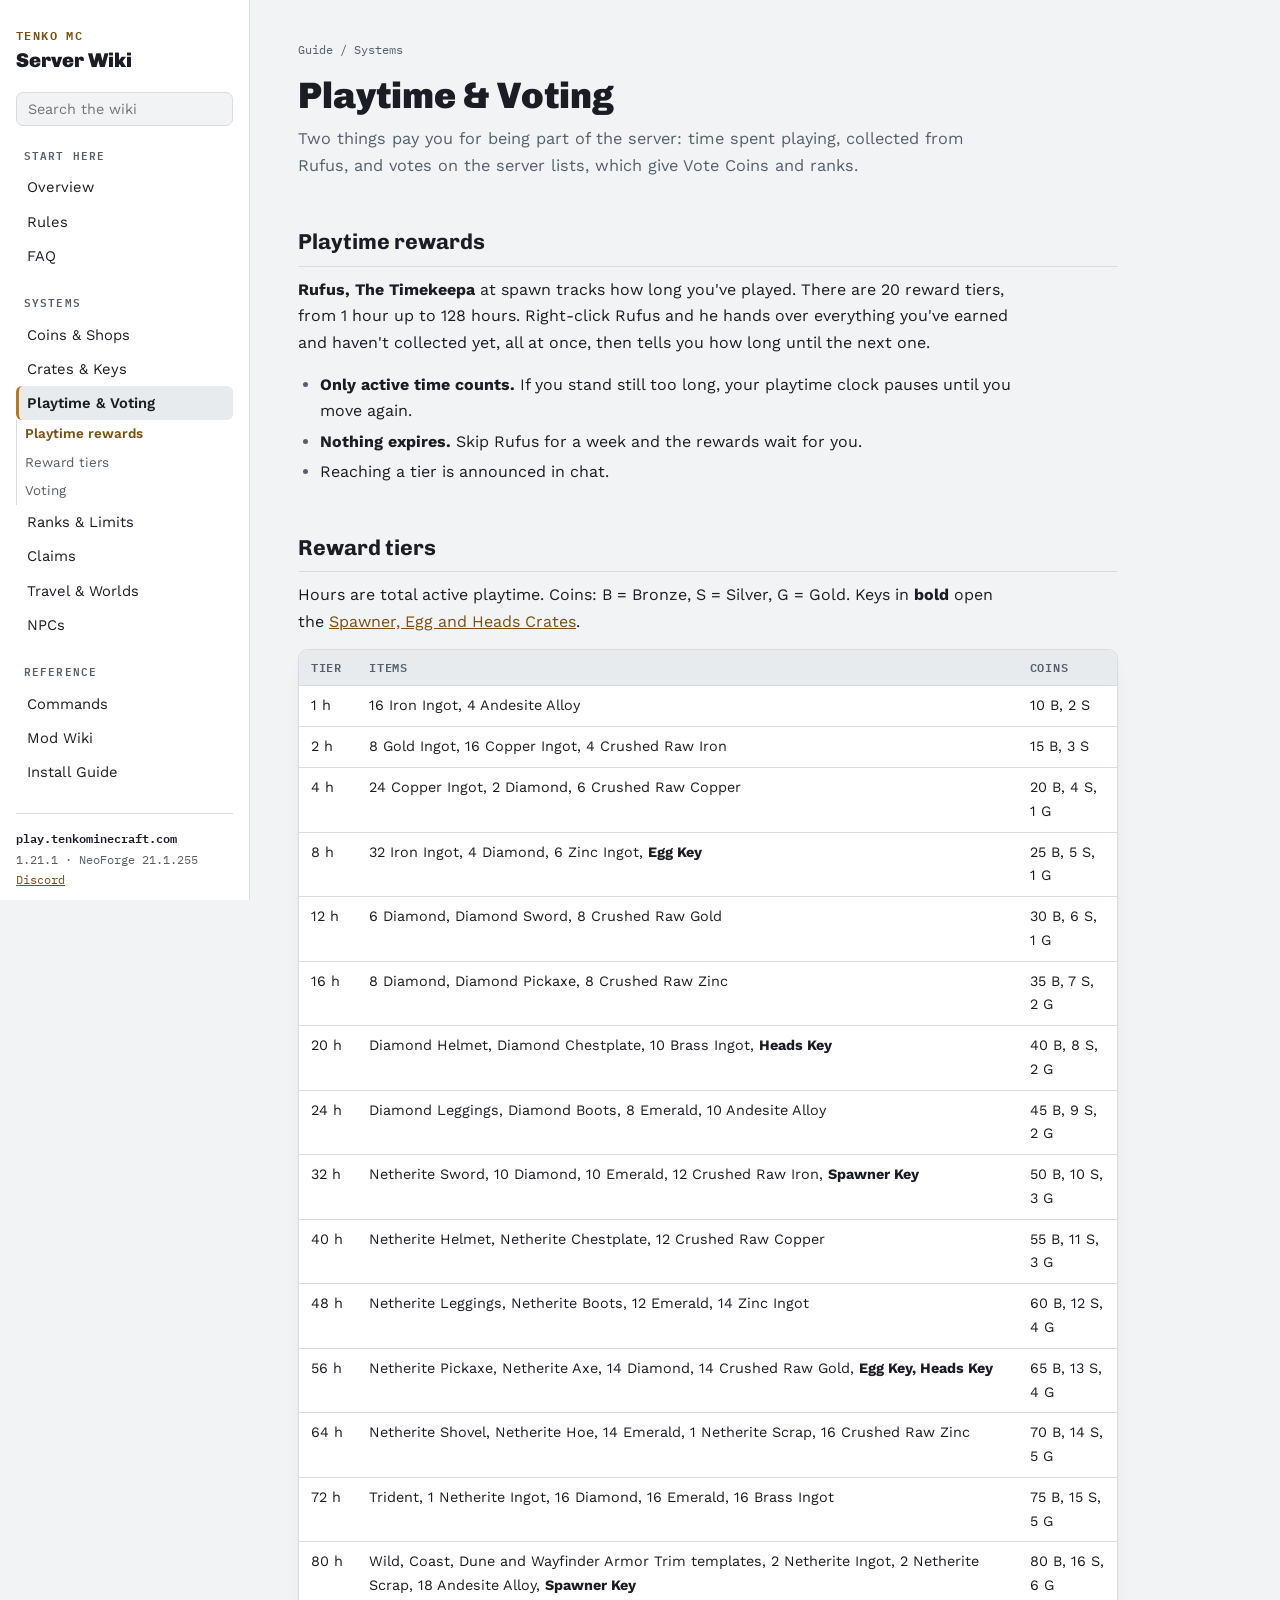
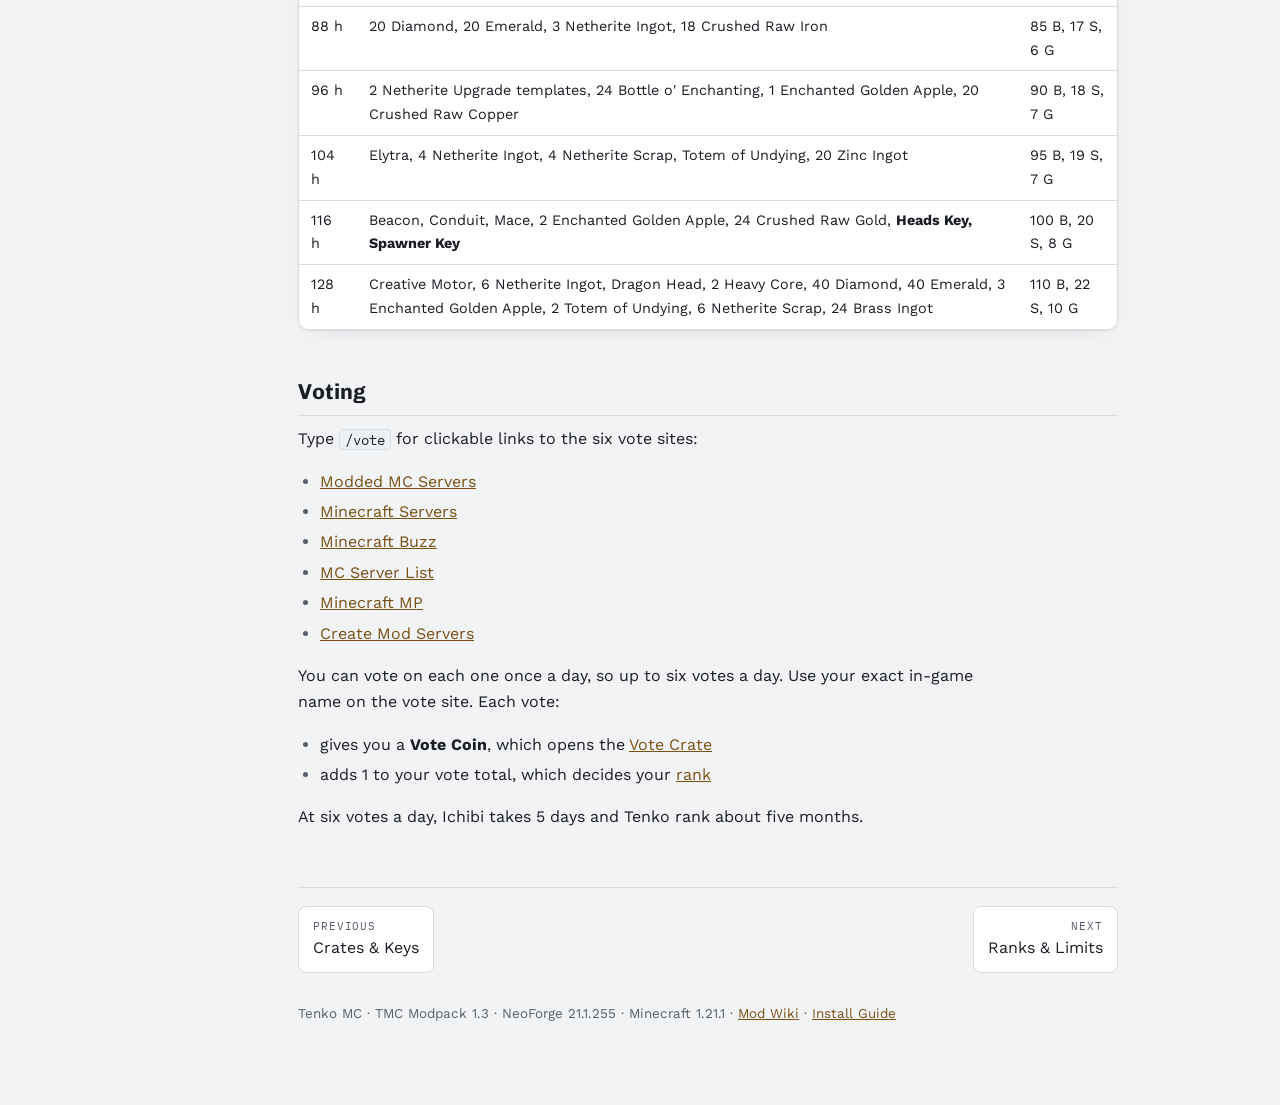
<file: rewards.html>
<!doctype html>
<html lang="en">
<head>
<meta charset="utf-8">
<meta name="viewport" content="width=device-width,initial-scale=1,viewport-fit=cover">
<title>Playtime & Voting · Tenko MC Wiki</title>
<meta name="description" content="Two things pay you for being part of the server: time spent playing, collected from Rufus, and votes on the server lists, which give Vote Coins and ranks.">
<link rel="stylesheet" href="https://fonts.googleapis.com/css2?family=Chivo:wght@400;700;900&family=Work+Sans:wght@400;500;600&family=IBM+Plex+Mono:wght@400;500;600&display=swap">
<link rel="stylesheet" href="wiki.css">
</head>
<body>
<button class="menu-btn" type="button" aria-controls="sidebar" aria-expanded="false">☰ Contents</button>
<div class="scrim"></div>
<div class="layout">
<aside class="sidebar" id="sidebar">
  <a class="brand" href="index.html"><span class="eyebrow">Tenko MC</span><br><span class="name">Server Wiki</span></a>
  <input id="wiki-search" type="search" placeholder="Search the wiki" autocomplete="off" aria-label="Search the wiki">
  <ul class="search-results" id="search-results" hidden></ul>
  <nav id="side-nav" aria-label="Wiki pages"><div class="nav-group"><p class="nav-group-title">Start here</p><ul><li><a class="nav-link" href="index.html">Overview</a></li><li><a class="nav-link" href="rules.html">Rules</a></li><li><a class="nav-link" href="faq.html">FAQ</a></li></ul></div><div class="nav-group"><p class="nav-group-title">Systems</p><ul><li><a class="nav-link" href="coins.html">Coins & Shops</a></li><li><a class="nav-link" href="crates.html">Crates & Keys</a></li><li><a class="nav-link" href="rewards.html" aria-current="page">Playtime & Voting</a><ul class="toc"><li><a href="#rufus">Playtime rewards</a></li><li><a href="#tiers">Reward tiers</a></li><li><a href="#voting">Voting</a></li></ul></li><li><a class="nav-link" href="ranks.html">Ranks & Limits</a></li><li><a class="nav-link" href="claims.html">Claims</a></li><li><a class="nav-link" href="worlds.html">Travel & Worlds</a></li><li><a class="nav-link" href="npcs.html">NPCs</a></li></ul></div><div class="nav-group"><p class="nav-group-title">Reference</p><ul><li><a class="nav-link" href="commands.html">Commands</a></li><li><a class="nav-link" href="mods.html">Mod Wiki</a></li><li><a class="nav-link" href="install.html">Install Guide</a></li></ul></div></nav>
  <div class="side-facts"><b>play.tenkominecraft.com</b><br>1.21.1 · NeoForge 21.1.255<br><a href="https://discord.gg/GGQyUzt2Rq" target="_blank" rel="noopener">Discord</a></div>
</aside>
<main>
<article class="content">
  <div class="crumbs"><a href="index.html">Guide</a> / Systems</div>
  <h1>Playtime & Voting</h1>
  <p class="lede">Two things pay you for being part of the server: time spent playing, collected from Rufus, and votes on the server lists, which give Vote Coins and ranks.</p>
  
<h2 id="rufus">Playtime rewards<a class="anchor" href="#rufus" aria-label="Link to this section">#</a></h2>
<p><b>Rufus, The Timekeepa</b> at spawn tracks how long you've played. There are 20 reward tiers, from 1 hour up to 128 hours. Right-click Rufus and he hands over everything you've earned and haven't collected yet, all at once, then tells you how long until the next one.</p>
<ul>
<li><b>Only active time counts.</b> If you stand still too long, your playtime clock pauses until you move again.</li>
<li><b>Nothing expires.</b> Skip Rufus for a week and the rewards wait for you.</li>
<li>Reaching a tier is announced in chat.</li>
</ul>

<h2 id="tiers">Reward tiers<a class="anchor" href="#tiers" aria-label="Link to this section">#</a></h2>
<p>Hours are total active playtime. Coins: B = Bronze, S = Silver, G = Gold. Keys in <b>bold</b> open the <a href="crates.html#special">Spawner, Egg and Heads Crates</a>.</p>
<div class="table-wrap"><table><thead><tr><th>Tier</th><th>Items</th><th>Coins</th></tr></thead><tbody><tr><td>1 h</td><td>16 Iron Ingot, 4 Andesite Alloy</td><td>10 B, 2 S</td></tr><tr><td>2 h</td><td>8 Gold Ingot, 16 Copper Ingot, 4 Crushed Raw Iron</td><td>15 B, 3 S</td></tr><tr><td>4 h</td><td>24 Copper Ingot, 2 Diamond, 6 Crushed Raw Copper</td><td>20 B, 4 S, 1 G</td></tr><tr><td>8 h</td><td>32 Iron Ingot, 4 Diamond, 6 Zinc Ingot, <b>Egg Key</b></td><td>25 B, 5 S, 1 G</td></tr><tr><td>12 h</td><td>6 Diamond, Diamond Sword, 8 Crushed Raw Gold</td><td>30 B, 6 S, 1 G</td></tr><tr><td>16 h</td><td>8 Diamond, Diamond Pickaxe, 8 Crushed Raw Zinc</td><td>35 B, 7 S, 2 G</td></tr><tr><td>20 h</td><td>Diamond Helmet, Diamond Chestplate, 10 Brass Ingot, <b>Heads Key</b></td><td>40 B, 8 S, 2 G</td></tr><tr><td>24 h</td><td>Diamond Leggings, Diamond Boots, 8 Emerald, 10 Andesite Alloy</td><td>45 B, 9 S, 2 G</td></tr><tr><td>32 h</td><td>Netherite Sword, 10 Diamond, 10 Emerald, 12 Crushed Raw Iron, <b>Spawner Key</b></td><td>50 B, 10 S, 3 G</td></tr><tr><td>40 h</td><td>Netherite Helmet, Netherite Chestplate, 12 Crushed Raw Copper</td><td>55 B, 11 S, 3 G</td></tr><tr><td>48 h</td><td>Netherite Leggings, Netherite Boots, 12 Emerald, 14 Zinc Ingot</td><td>60 B, 12 S, 4 G</td></tr><tr><td>56 h</td><td>Netherite Pickaxe, Netherite Axe, 14 Diamond, 14 Crushed Raw Gold, <b>Egg Key, Heads Key</b></td><td>65 B, 13 S, 4 G</td></tr><tr><td>64 h</td><td>Netherite Shovel, Netherite Hoe, 14 Emerald, 1 Netherite Scrap, 16 Crushed Raw Zinc</td><td>70 B, 14 S, 5 G</td></tr><tr><td>72 h</td><td>Trident, 1 Netherite Ingot, 16 Diamond, 16 Emerald, 16 Brass Ingot</td><td>75 B, 15 S, 5 G</td></tr><tr><td>80 h</td><td>Wild, Coast, Dune and Wayfinder Armor Trim templates, 2 Netherite Ingot, 2 Netherite Scrap, 18 Andesite Alloy, <b>Spawner Key</b></td><td>80 B, 16 S, 6 G</td></tr><tr><td>88 h</td><td>20 Diamond, 20 Emerald, 3 Netherite Ingot, 18 Crushed Raw Iron</td><td>85 B, 17 S, 6 G</td></tr><tr><td>96 h</td><td>2 Netherite Upgrade templates, 24 Bottle o' Enchanting, 1 Enchanted Golden Apple, 20 Crushed Raw Copper</td><td>90 B, 18 S, 7 G</td></tr><tr><td>104 h</td><td>Elytra, 4 Netherite Ingot, 4 Netherite Scrap, Totem of Undying, 20 Zinc Ingot</td><td>95 B, 19 S, 7 G</td></tr><tr><td>116 h</td><td>Beacon, Conduit, Mace, 2 Enchanted Golden Apple, 24 Crushed Raw Gold, <b>Heads Key, Spawner Key</b></td><td>100 B, 20 S, 8 G</td></tr><tr><td>128 h</td><td>Creative Motor, 6 Netherite Ingot, Dragon Head, 2 Heavy Core, 40 Diamond, 40 Emerald, 3 Enchanted Golden Apple, 2 Totem of Undying, 6 Netherite Scrap, 24 Brass Ingot</td><td>110 B, 22 S, 10 G</td></tr></tbody></table></div>

<h2 id="voting">Voting<a class="anchor" href="#voting" aria-label="Link to this section">#</a></h2>
<p>Type <code>/vote</code> for clickable links to the six vote sites:</p>
<ul>
<li><a href="https://moddedminecraftservers.com/server/tenko-minecraft.61104/" target="_blank" rel="noopener">Modded MC Servers</a></li>
<li><a href="https://minecraftservers.org/vote/693781" target="_blank" rel="noopener">Minecraft Servers</a></li>
<li><a href="https://minecraft.buzz/vote/tenko-minecraft" target="_blank" rel="noopener">Minecraft Buzz</a></li>
<li><a href="https://minecraft-server-list.com/server/523661/vote/" target="_blank" rel="noopener">MC Server List</a></li>
<li><a href="https://minecraft-mp.com/server/364531/vote/" target="_blank" rel="noopener">Minecraft MP</a></li>
<li><a href="https://www.createmodservers.com/server/tenko-minecraft-6c151efc/vote" target="_blank" rel="noopener">Create Mod Servers</a></li>
</ul>
<p>You can vote on each one once a day, so up to six votes a day. Use your exact in-game name on the vote site. Each vote:</p>
<ul>
<li>gives you a <b>Vote Coin</b>, which opens the <a href="crates.html#vote">Vote Crate</a></li>
<li>adds 1 to your vote total, which decides your <a href="ranks.html">rank</a></li>
</ul>
<p>At six votes a day, Ichibi takes 5 days and Tenko rank about five months.</p>

  <nav class="pager" aria-label="Pages"><a class="prev" href="crates.html"><span>Previous</span>Crates & Keys</a><a class="next" href="ranks.html"><span>Next</span>Ranks & Limits</a></nav>
  <footer>Tenko MC · TMC Modpack 1.3 · NeoForge 21.1.255 · Minecraft 1.21.1 · <a href="mods.html">Mod Wiki</a> · <a href="install.html">Install Guide</a></footer>
</article>
</main>
</div>
<script src="wiki.js"></script>
</body>
</html>
</file>
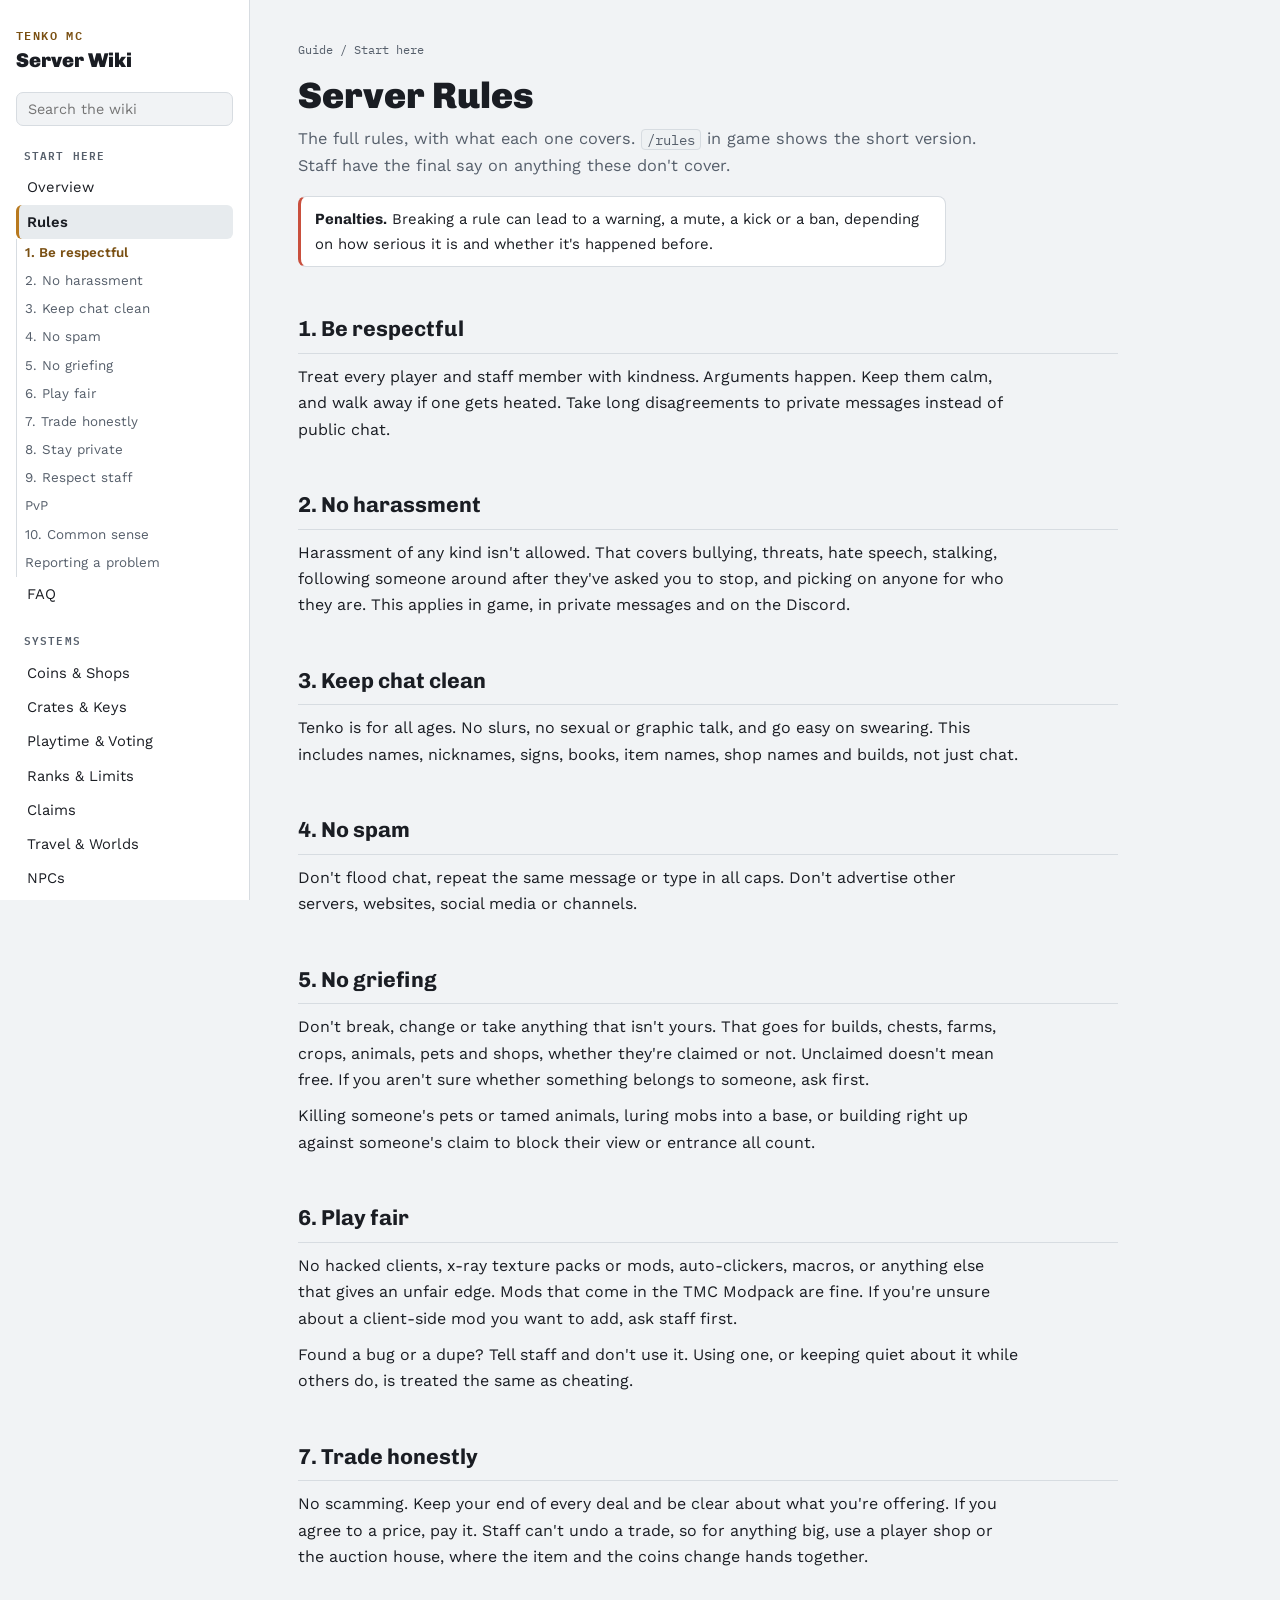
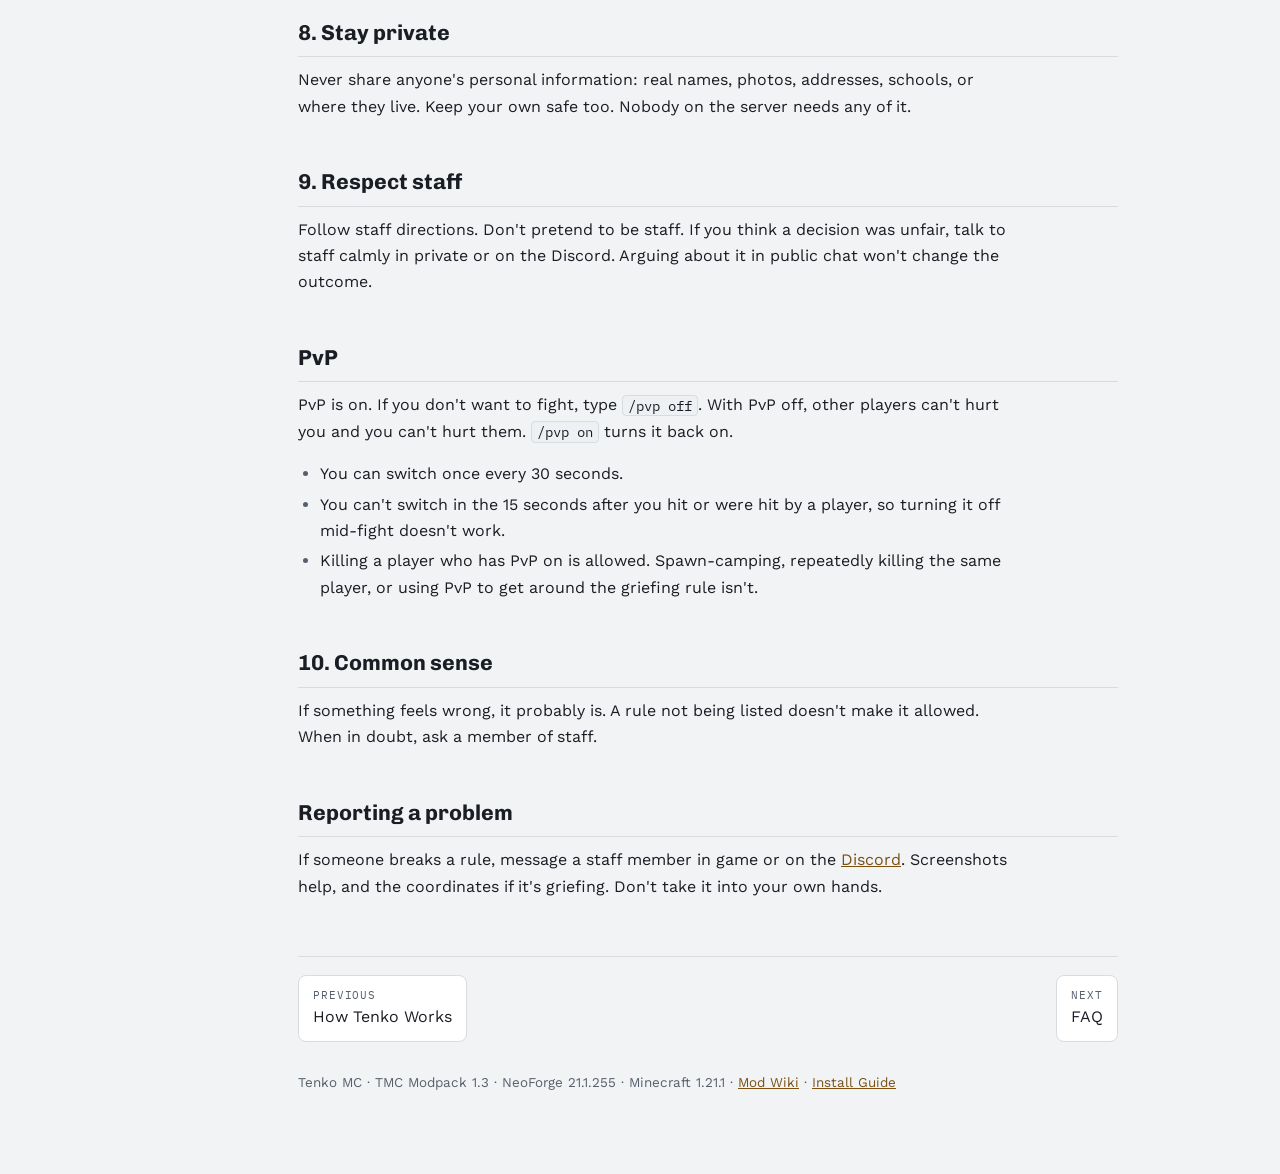
<file: rules.html>
<!doctype html>
<html lang="en">
<head>
<meta charset="utf-8">
<meta name="viewport" content="width=device-width,initial-scale=1,viewport-fit=cover">
<title>Server Rules · Tenko MC Wiki</title>
<meta name="description" content="The full rules, with what each one covers. /rules in game shows the short version. Staff have the final say on anything these don&#x27;t cover.">
<link rel="stylesheet" href="https://fonts.googleapis.com/css2?family=Chivo:wght@400;700;900&family=Work+Sans:wght@400;500;600&family=IBM+Plex+Mono:wght@400;500;600&display=swap">
<link rel="stylesheet" href="wiki.css">
</head>
<body>
<button class="menu-btn" type="button" aria-controls="sidebar" aria-expanded="false">☰ Contents</button>
<div class="scrim"></div>
<div class="layout">
<aside class="sidebar" id="sidebar">
  <a class="brand" href="index.html"><span class="eyebrow">Tenko MC</span><br><span class="name">Server Wiki</span></a>
  <input id="wiki-search" type="search" placeholder="Search the wiki" autocomplete="off" aria-label="Search the wiki">
  <ul class="search-results" id="search-results" hidden></ul>
  <nav id="side-nav" aria-label="Wiki pages"><div class="nav-group"><p class="nav-group-title">Start here</p><ul><li><a class="nav-link" href="index.html">Overview</a></li><li><a class="nav-link" href="rules.html" aria-current="page">Rules</a><ul class="toc"><li><a href="#respect">1. Be respectful</a></li><li><a href="#harassment">2. No harassment</a></li><li><a href="#chat">3. Keep chat clean</a></li><li><a href="#spam">4. No spam</a></li><li><a href="#griefing">5. No griefing</a></li><li><a href="#fair-play">6. Play fair</a></li><li><a href="#trading">7. Trade honestly</a></li><li><a href="#privacy">8. Stay private</a></li><li><a href="#staff">9. Respect staff</a></li><li><a href="#pvp">PvP</a></li><li><a href="#common-sense">10. Common sense</a></li><li><a href="#reporting">Reporting a problem</a></li></ul></li><li><a class="nav-link" href="faq.html">FAQ</a></li></ul></div><div class="nav-group"><p class="nav-group-title">Systems</p><ul><li><a class="nav-link" href="coins.html">Coins & Shops</a></li><li><a class="nav-link" href="crates.html">Crates & Keys</a></li><li><a class="nav-link" href="rewards.html">Playtime & Voting</a></li><li><a class="nav-link" href="ranks.html">Ranks & Limits</a></li><li><a class="nav-link" href="claims.html">Claims</a></li><li><a class="nav-link" href="worlds.html">Travel & Worlds</a></li><li><a class="nav-link" href="npcs.html">NPCs</a></li></ul></div><div class="nav-group"><p class="nav-group-title">Reference</p><ul><li><a class="nav-link" href="commands.html">Commands</a></li><li><a class="nav-link" href="mods.html">Mod Wiki</a></li><li><a class="nav-link" href="install.html">Install Guide</a></li></ul></div></nav>
  <div class="side-facts"><b>play.tenkominecraft.com</b><br>1.21.1 · NeoForge 21.1.255<br><a href="https://discord.gg/GGQyUzt2Rq" target="_blank" rel="noopener">Discord</a></div>
</aside>
<main>
<article class="content">
  <div class="crumbs"><a href="index.html">Guide</a> / Start here</div>
  <h1>Server Rules</h1>
  <p class="lede">The full rules, with what each one covers. <code>/rules</code> in game shows the short version. Staff have the final say on anything these don't cover.</p>
  
<div class="note warn"><b>Penalties.</b> Breaking a rule can lead to a warning, a mute, a kick or a ban, depending on how serious it is and whether it's happened before.</div>

<h2 id="respect">1. Be respectful<a class="anchor" href="#respect" aria-label="Link to this section">#</a></h2>
<p>Treat every player and staff member with kindness. Arguments happen. Keep them calm, and walk away if one gets heated. Take long disagreements to private messages instead of public chat.</p>

<h2 id="harassment">2. No harassment<a class="anchor" href="#harassment" aria-label="Link to this section">#</a></h2>
<p>Harassment of any kind isn't allowed. That covers bullying, threats, hate speech, stalking, following someone around after they've asked you to stop, and picking on anyone for who they are. This applies in game, in private messages and on the Discord.</p>

<h2 id="chat">3. Keep chat clean<a class="anchor" href="#chat" aria-label="Link to this section">#</a></h2>
<p>Tenko is for all ages. No slurs, no sexual or graphic talk, and go easy on swearing. This includes names, nicknames, signs, books, item names, shop names and builds, not just chat.</p>

<h2 id="spam">4. No spam<a class="anchor" href="#spam" aria-label="Link to this section">#</a></h2>
<p>Don't flood chat, repeat the same message or type in all caps. Don't advertise other servers, websites, social media or channels.</p>

<h2 id="griefing">5. No griefing<a class="anchor" href="#griefing" aria-label="Link to this section">#</a></h2>
<p>Don't break, change or take anything that isn't yours. That goes for builds, chests, farms, crops, animals, pets and shops, whether they're claimed or not. Unclaimed doesn't mean free. If you aren't sure whether something belongs to someone, ask first.</p>
<p>Killing someone's pets or tamed animals, luring mobs into a base, or building right up against someone's claim to block their view or entrance all count.</p>

<h2 id="fair-play">6. Play fair<a class="anchor" href="#fair-play" aria-label="Link to this section">#</a></h2>
<p>No hacked clients, x-ray texture packs or mods, auto-clickers, macros, or anything else that gives an unfair edge. Mods that come in the TMC Modpack are fine. If you're unsure about a client-side mod you want to add, ask staff first.</p>
<p>Found a bug or a dupe? Tell staff and don't use it. Using one, or keeping quiet about it while others do, is treated the same as cheating.</p>

<h2 id="trading">7. Trade honestly<a class="anchor" href="#trading" aria-label="Link to this section">#</a></h2>
<p>No scamming. Keep your end of every deal and be clear about what you're offering. If you agree to a price, pay it. Staff can't undo a trade, so for anything big, use a player shop or the auction house, where the item and the coins change hands together.</p>

<h2 id="privacy">8. Stay private<a class="anchor" href="#privacy" aria-label="Link to this section">#</a></h2>
<p>Never share anyone's personal information: real names, photos, addresses, schools, or where they live. Keep your own safe too. Nobody on the server needs any of it.</p>

<h2 id="staff">9. Respect staff<a class="anchor" href="#staff" aria-label="Link to this section">#</a></h2>
<p>Follow staff directions. Don't pretend to be staff. If you think a decision was unfair, talk to staff calmly in private or on the Discord. Arguing about it in public chat won't change the outcome.</p>

<h2 id="pvp">PvP<a class="anchor" href="#pvp" aria-label="Link to this section">#</a></h2>
<p>PvP is on. If you don't want to fight, type <code>/pvp off</code>. With PvP off, other players can't hurt you and you can't hurt them. <code>/pvp on</code> turns it back on.</p>
<ul>
<li>You can switch once every 30 seconds.</li>
<li>You can't switch in the 15 seconds after you hit or were hit by a player, so turning it off mid-fight doesn't work.</li>
<li>Killing a player who has PvP on is allowed. Spawn-camping, repeatedly killing the same player, or using PvP to get around the griefing rule isn't.</li>
</ul>

<h2 id="common-sense">10. Common sense<a class="anchor" href="#common-sense" aria-label="Link to this section">#</a></h2>
<p>If something feels wrong, it probably is. A rule not being listed doesn't make it allowed. When in doubt, ask a member of staff.</p>

<h2 id="reporting">Reporting a problem<a class="anchor" href="#reporting" aria-label="Link to this section">#</a></h2>
<p>If someone breaks a rule, message a staff member in game or on the <a href="https://discord.gg/GGQyUzt2Rq" target="_blank" rel="noopener">Discord</a>. Screenshots help, and the coordinates if it's griefing. Don't take it into your own hands.</p>

  <nav class="pager" aria-label="Pages"><a class="prev" href="index.html"><span>Previous</span>How Tenko Works</a><a class="next" href="faq.html"><span>Next</span>FAQ</a></nav>
  <footer>Tenko MC · TMC Modpack 1.3 · NeoForge 21.1.255 · Minecraft 1.21.1 · <a href="mods.html">Mod Wiki</a> · <a href="install.html">Install Guide</a></footer>
</article>
</main>
</div>
<script src="wiki.js"></script>
</body>
</html>
</file>
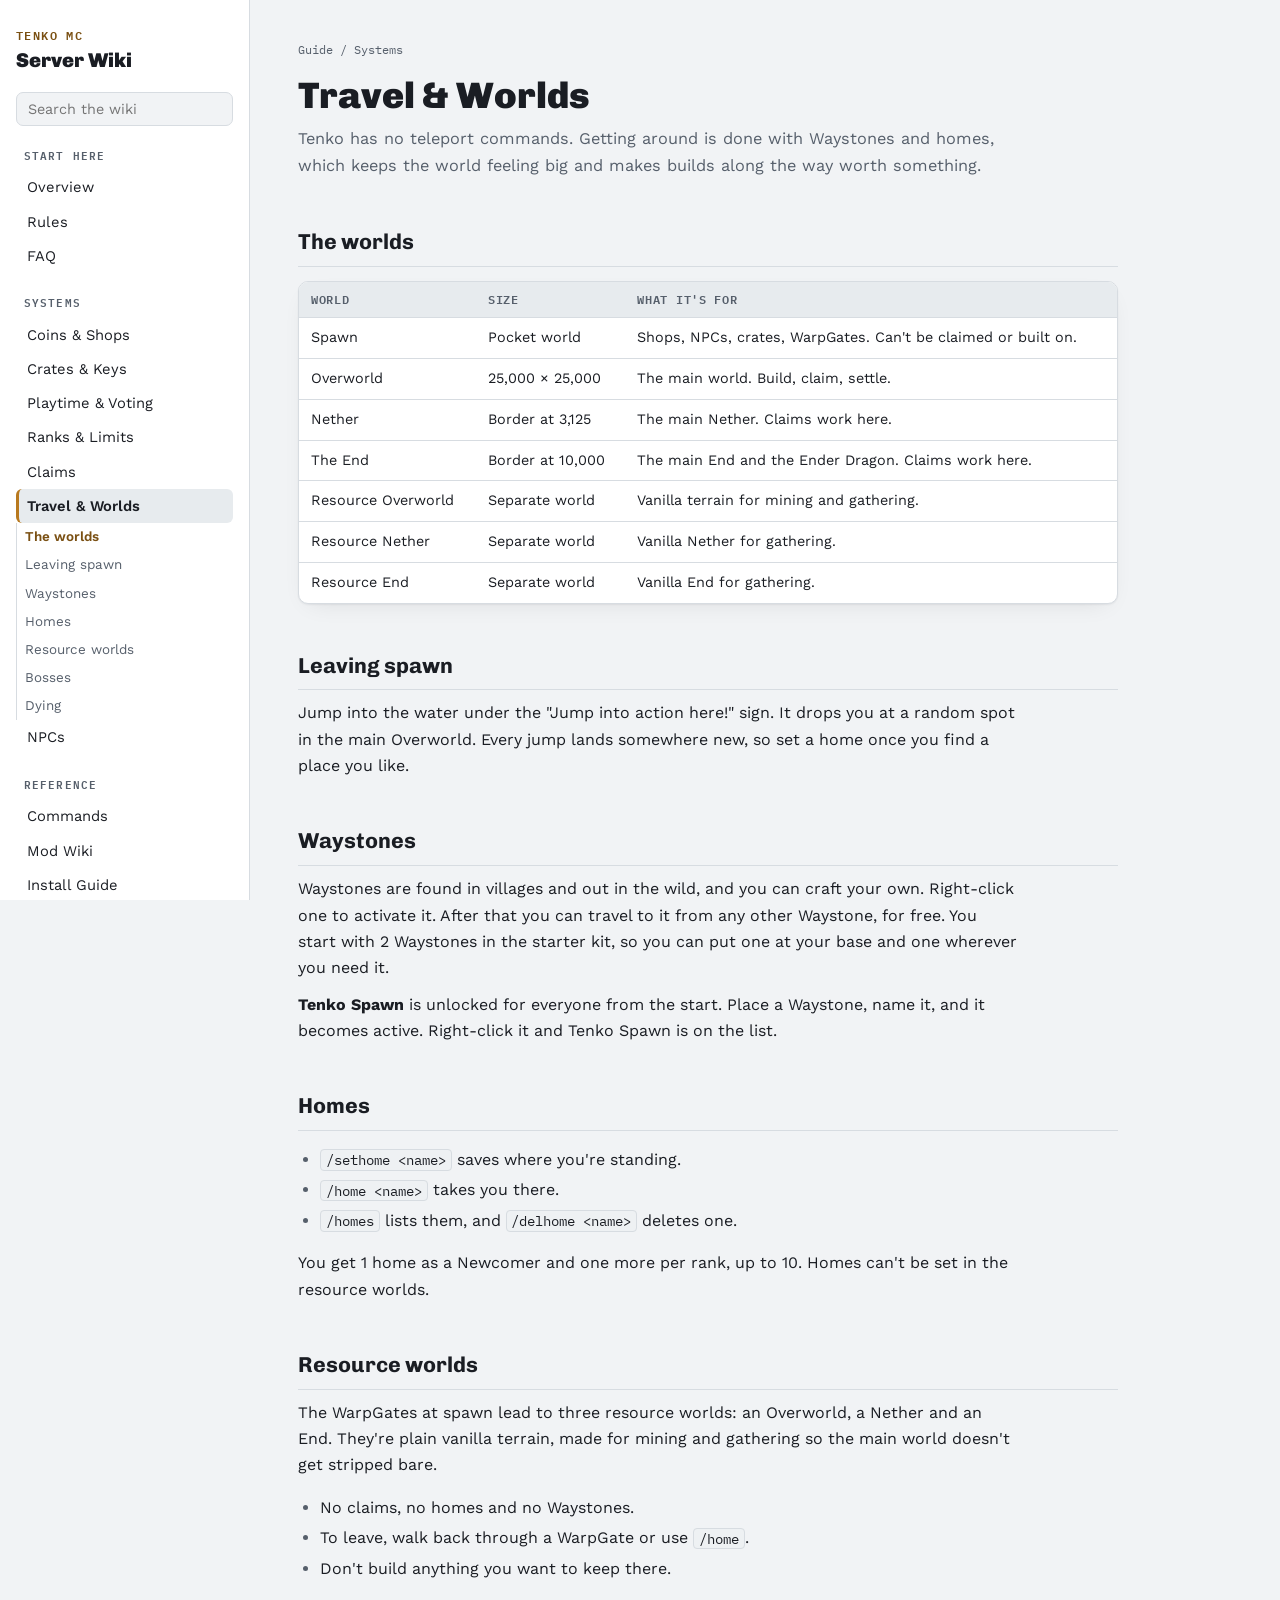
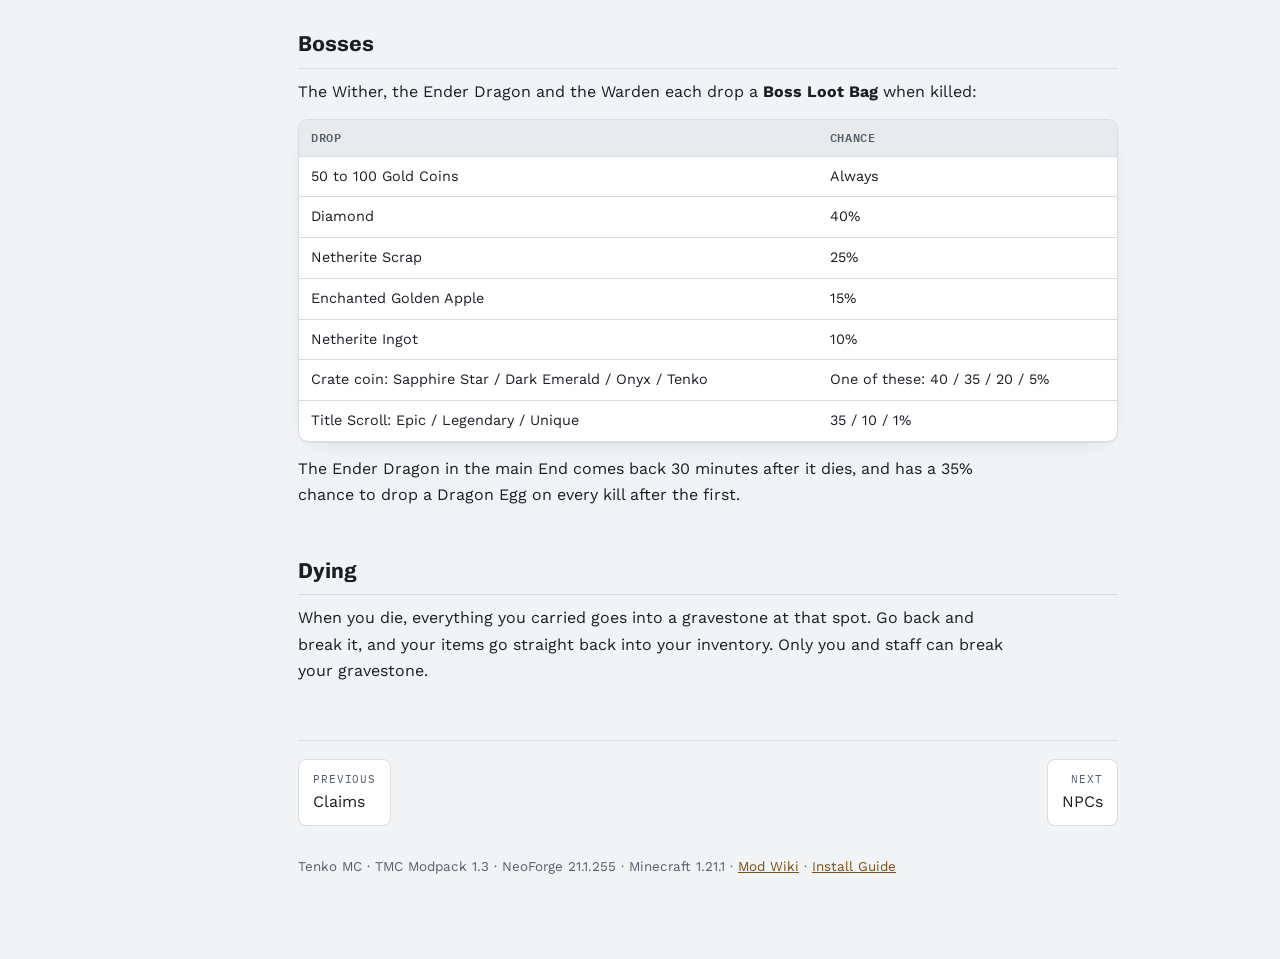
<file: worlds.html>
<!doctype html>
<html lang="en">
<head>
<meta charset="utf-8">
<meta name="viewport" content="width=device-width,initial-scale=1,viewport-fit=cover">
<title>Travel & Worlds · Tenko MC Wiki</title>
<meta name="description" content="Tenko has no teleport commands. Getting around is done with Waystones and homes, which keeps the world feeling big and makes builds along the way worth som">
<link rel="stylesheet" href="https://fonts.googleapis.com/css2?family=Chivo:wght@400;700;900&family=Work+Sans:wght@400;500;600&family=IBM+Plex+Mono:wght@400;500;600&display=swap">
<link rel="stylesheet" href="wiki.css">
</head>
<body>
<button class="menu-btn" type="button" aria-controls="sidebar" aria-expanded="false">☰ Contents</button>
<div class="scrim"></div>
<div class="layout">
<aside class="sidebar" id="sidebar">
  <a class="brand" href="index.html"><span class="eyebrow">Tenko MC</span><br><span class="name">Server Wiki</span></a>
  <input id="wiki-search" type="search" placeholder="Search the wiki" autocomplete="off" aria-label="Search the wiki">
  <ul class="search-results" id="search-results" hidden></ul>
  <nav id="side-nav" aria-label="Wiki pages"><div class="nav-group"><p class="nav-group-title">Start here</p><ul><li><a class="nav-link" href="index.html">Overview</a></li><li><a class="nav-link" href="rules.html">Rules</a></li><li><a class="nav-link" href="faq.html">FAQ</a></li></ul></div><div class="nav-group"><p class="nav-group-title">Systems</p><ul><li><a class="nav-link" href="coins.html">Coins & Shops</a></li><li><a class="nav-link" href="crates.html">Crates & Keys</a></li><li><a class="nav-link" href="rewards.html">Playtime & Voting</a></li><li><a class="nav-link" href="ranks.html">Ranks & Limits</a></li><li><a class="nav-link" href="claims.html">Claims</a></li><li><a class="nav-link" href="worlds.html" aria-current="page">Travel & Worlds</a><ul class="toc"><li><a href="#worlds">The worlds</a></li><li><a href="#leaving-spawn">Leaving spawn</a></li><li><a href="#waystones">Waystones</a></li><li><a href="#homes">Homes</a></li><li><a href="#resource-worlds">Resource worlds</a></li><li><a href="#bosses">Bosses</a></li><li><a href="#death">Dying</a></li></ul></li><li><a class="nav-link" href="npcs.html">NPCs</a></li></ul></div><div class="nav-group"><p class="nav-group-title">Reference</p><ul><li><a class="nav-link" href="commands.html">Commands</a></li><li><a class="nav-link" href="mods.html">Mod Wiki</a></li><li><a class="nav-link" href="install.html">Install Guide</a></li></ul></div></nav>
  <div class="side-facts"><b>play.tenkominecraft.com</b><br>1.21.1 · NeoForge 21.1.255<br><a href="https://discord.gg/GGQyUzt2Rq" target="_blank" rel="noopener">Discord</a></div>
</aside>
<main>
<article class="content">
  <div class="crumbs"><a href="index.html">Guide</a> / Systems</div>
  <h1>Travel & Worlds</h1>
  <p class="lede">Tenko has no teleport commands. Getting around is done with Waystones and homes, which keeps the world feeling big and makes builds along the way worth something.</p>
  
<h2 id="worlds">The worlds<a class="anchor" href="#worlds" aria-label="Link to this section">#</a></h2>
<div class="table-wrap"><table><thead><tr><th>World</th><th>Size</th><th>What it's for</th></tr></thead><tbody><tr><td>Spawn</td><td>Pocket world</td><td>Shops, NPCs, crates, WarpGates. Can't be claimed or built on.</td></tr><tr><td>Overworld</td><td>25,000 × 25,000</td><td>The main world. Build, claim, settle.</td></tr><tr><td>Nether</td><td>Border at 3,125</td><td>The main Nether. Claims work here.</td></tr><tr><td>The End</td><td>Border at 10,000</td><td>The main End and the Ender Dragon. Claims work here.</td></tr><tr><td>Resource Overworld</td><td>Separate world</td><td>Vanilla terrain for mining and gathering.</td></tr><tr><td>Resource Nether</td><td>Separate world</td><td>Vanilla Nether for gathering.</td></tr><tr><td>Resource End</td><td>Separate world</td><td>Vanilla End for gathering.</td></tr></tbody></table></div>

<h2 id="leaving-spawn">Leaving spawn<a class="anchor" href="#leaving-spawn" aria-label="Link to this section">#</a></h2>
<p>Jump into the water under the "Jump into action here!" sign. It drops you at a random spot in the main Overworld. Every jump lands somewhere new, so set a home once you find a place you like.</p>

<h2 id="waystones">Waystones<a class="anchor" href="#waystones" aria-label="Link to this section">#</a></h2>
<p>Waystones are found in villages and out in the wild, and you can craft your own. Right-click one to activate it. After that you can travel to it from any other Waystone, for free. You start with 2 Waystones in the starter kit, so you can put one at your base and one wherever you need it.</p>
<p><b>Tenko Spawn</b> is unlocked for everyone from the start. Place a Waystone, name it, and it becomes active. Right-click it and Tenko Spawn is on the list.</p>

<h2 id="homes">Homes<a class="anchor" href="#homes" aria-label="Link to this section">#</a></h2>
<ul>
<li><code>/sethome &lt;name&gt;</code> saves where you're standing.</li>
<li><code>/home &lt;name&gt;</code> takes you there.</li>
<li><code>/homes</code> lists them, and <code>/delhome &lt;name&gt;</code> deletes one.</li>
</ul>
<p>You get 1 home as a Newcomer and one more per rank, up to 10. Homes can't be set in the resource worlds.</p>

<h2 id="resource-worlds">Resource worlds<a class="anchor" href="#resource-worlds" aria-label="Link to this section">#</a></h2>
<p>The WarpGates at spawn lead to three resource worlds: an Overworld, a Nether and an End. They're plain vanilla terrain, made for mining and gathering so the main world doesn't get stripped bare.</p>
<ul>
<li>No claims, no homes and no Waystones.</li>
<li>To leave, walk back through a WarpGate or use <code>/home</code>.</li>
<li>Don't build anything you want to keep there.</li>
</ul>

<h2 id="bosses">Bosses<a class="anchor" href="#bosses" aria-label="Link to this section">#</a></h2>
<p>The Wither, the Ender Dragon and the Warden each drop a <b>Boss Loot Bag</b> when killed:</p>
<div class="table-wrap"><table><thead><tr><th>Drop</th><th>Chance</th></tr></thead><tbody><tr><td>50 to 100 Gold Coins</td><td>Always</td></tr><tr><td>Diamond</td><td>40%</td></tr><tr><td>Netherite Scrap</td><td>25%</td></tr><tr><td>Enchanted Golden Apple</td><td>15%</td></tr><tr><td>Netherite Ingot</td><td>10%</td></tr><tr><td>Crate coin: Sapphire Star / Dark Emerald / Onyx / Tenko</td><td>One of these: 40 / 35 / 20 / 5%</td></tr><tr><td>Title Scroll: Epic / Legendary / Unique</td><td>35 / 10 / 1%</td></tr></tbody></table></div>
<p>The Ender Dragon in the main End comes back 30 minutes after it dies, and has a 35% chance to drop a Dragon Egg on every kill after the first.</p>

<h2 id="death">Dying<a class="anchor" href="#death" aria-label="Link to this section">#</a></h2>
<p>When you die, everything you carried goes into a gravestone at that spot. Go back and break it, and your items go straight back into your inventory. Only you and staff can break your gravestone.</p>

  <nav class="pager" aria-label="Pages"><a class="prev" href="claims.html"><span>Previous</span>Claims</a><a class="next" href="npcs.html"><span>Next</span>NPCs</a></nav>
  <footer>Tenko MC · TMC Modpack 1.3 · NeoForge 21.1.255 · Minecraft 1.21.1 · <a href="mods.html">Mod Wiki</a> · <a href="install.html">Install Guide</a></footer>
</article>
</main>
</div>
<script src="wiki.js"></script>
</body>
</html>
</file>
<file: wiki.css>
[hidden] { display: none !important; }
img { max-width: 100%; }
:root {
  --bg: #f1f3f5;
  --surface: #ffffff;
  --surface-2: #e7ebee;
  --text: #1a1d23;
  --text-dim: #565f6b;
  --border: #d7dce1;
  --accent: #b8791e;
  --accent-ink: #7a5013;
  --mono-bg: #eef1f3;
  --shadow: 0 1px 2px rgba(20,22,27,0.06), 0 8px 24px -12px rgba(20,22,27,0.12);
  --font-display: 'Chivo', ui-sans-serif, system-ui, sans-serif;
  --font-body: 'Work Sans', ui-sans-serif, system-ui, sans-serif;
  --font-mono: 'IBM Plex Mono', ui-monospace, 'SF Mono', monospace;
  --c-server: #8a4fbf;
  --c-world: #2f9e6e;
  --c-warn: #c94f3d;
  --c-info: #3f7fbf;
  --sidebar: 250px;
}
@media (prefers-color-scheme: dark) {
  :root:not([data-theme="light"]) {
    --bg: #14161b; --surface: #1b1e25; --surface-2: #242830; --text: #e8eaed; --text-dim: #9aa3ad;
    --border: #333944; --accent: #e2a94d; --accent-ink: #f4cf8e; --mono-bg: #20242c;
    --shadow: 0 1px 2px rgba(0,0,0,0.3), 0 12px 28px -14px rgba(0,0,0,0.55);
    --c-server: #b98ae6; --c-world: #3fc98c; --c-warn: #e87d6b; --c-info: #6aa3e0;
    color-scheme: dark;
  }
}
:root[data-theme="dark"] {
  --bg: #14161b; --surface: #1b1e25; --surface-2: #242830; --text: #e8eaed; --text-dim: #9aa3ad;
  --border: #333944; --accent: #e2a94d; --accent-ink: #f4cf8e; --mono-bg: #20242c;
  --shadow: 0 1px 2px rgba(0,0,0,0.3), 0 12px 28px -14px rgba(0,0,0,0.55);
  --c-server: #b98ae6; --c-world: #3fc98c; --c-warn: #e87d6b; --c-info: #6aa3e0;
  color-scheme: dark;
}
* { box-sizing: border-box; }
html { scroll-padding-top: 20px; }
body { margin: 0; background: var(--bg); color: var(--text); font-family: var(--font-body); font-size: 16px; line-height: 1.65; }
a { color: var(--accent-ink); }
a:focus-visible, button:focus-visible, input:focus-visible { outline: 2px solid var(--accent); outline-offset: 2px; }
code { font-family: var(--font-mono); background: var(--mono-bg); border: 1px solid var(--border); border-radius: 4px; padding: 0.05em 0.35em; font-size: 0.86em; white-space: nowrap; }
h1, h2, h3 { font-family: var(--font-display); text-wrap: balance; }

/* layout */
.layout { display: grid; grid-template-columns: var(--sidebar) minmax(0, 1fr); min-height: 100vh; }
.sidebar { position: sticky; top: 0; height: 100vh; overflow-y: auto; background: var(--surface); border-right: 1px solid var(--border); padding: 22px 16px 40px; }
.brand { display: block; text-decoration: none; color: var(--text); margin-bottom: 16px; }
.brand .eyebrow { font-family: var(--font-mono); font-size: 0.72rem; letter-spacing: 0.12em; text-transform: uppercase; color: var(--accent-ink); font-weight: 600; }
.brand .name { font-family: var(--font-display); font-weight: 900; font-size: 1.25rem; line-height: 1.2; }
#wiki-search { width: 100%; font-family: var(--font-body); font-size: 0.9rem; padding: 8px 11px; border-radius: 7px; border: 1px solid var(--border); background: var(--bg); color: var(--text); }
.search-results { list-style: none; margin: 8px 0 0; padding: 0; }
.search-results li a { display: block; padding: 6px 8px; border-radius: 6px; text-decoration: none; color: var(--text); font-size: 0.86rem; }
.search-results li a:hover, .search-results li a:focus-visible { background: var(--surface-2); }
.search-results .sr-page { display: block; font-family: var(--font-mono); font-size: 0.68rem; color: var(--text-dim); text-transform: uppercase; letter-spacing: 0.06em; }
.search-results .sr-none { font-size: 0.85rem; color: var(--text-dim); padding: 6px 8px; }
.nav-group { margin-top: 20px; }
.nav-group-title { font-family: var(--font-mono); font-size: 0.7rem; letter-spacing: 0.1em; text-transform: uppercase; color: var(--text-dim); font-weight: 600; margin: 0 0 6px 8px; }
.nav-group ul { list-style: none; margin: 0; padding: 0; }
.nav-link { display: block; padding: 5px 8px; border-radius: 6px; text-decoration: none; color: var(--text); font-size: 0.92rem; border-left: 3px solid transparent; }
.nav-link:hover { background: var(--surface-2); }
.nav-link[aria-current="page"] { background: var(--surface-2); border-left-color: var(--accent); font-weight: 600; }
.toc { list-style: none; margin: 2px 0 6px; padding: 0 0 0 14px; border-left: 1px solid var(--border); margin-left: 12px; }
.toc a { display: block; padding: 3px 8px; font-size: 0.84rem; color: var(--text-dim); text-decoration: none; border-radius: 5px; }
.toc a:hover { color: var(--text); background: var(--surface-2); }
.toc a.active { color: var(--accent-ink); font-weight: 600; }
.side-facts { margin-top: 24px; padding-top: 14px; border-top: 1px solid var(--border); font-family: var(--font-mono); font-size: 0.74rem; color: var(--text-dim); line-height: 1.7; }
.side-facts b { color: var(--text); font-weight: 600; }

.menu-btn { display: none; }

main { padding: 40px 48px 80px; min-width: 0; }
.content { max-width: 820px; }
.crumbs { font-family: var(--font-mono); font-size: 0.76rem; color: var(--text-dim); margin-bottom: 14px; }
.crumbs a { color: var(--text-dim); text-decoration: none; }
.crumbs a:hover { color: var(--accent-ink); text-decoration: underline; }
h1 { font-size: clamp(1.8rem, 4vw, 2.3rem); font-weight: 900; margin: 0; line-height: 1.15; }
.lede { color: var(--text-dim); max-width: 68ch; margin: 12px 0 0; font-size: 1.02rem; }
.content h2 { font-size: 1.35rem; font-weight: 700; margin: 44px 0 10px; padding-bottom: 6px; border-bottom: 1px solid var(--border); }
.content h3 { font-size: 1.04rem; font-weight: 700; margin: 26px 0 6px; }
.content p { margin: 10px 0; max-width: 72ch; }
.content ul, .content ol { padding-left: 22px; max-width: 72ch; }
.content li { margin: 4px 0; }
.content li::marker { color: var(--text-dim); }
.anchor { margin-left: 8px; font-size: 0.8em; color: var(--border); text-decoration: none; opacity: 0; }
h2:hover .anchor, h3:hover .anchor, .anchor:focus-visible { opacity: 1; color: var(--text-dim); }

/* infobox / callouts */
.infobox { float: right; width: 270px; margin: 4px 0 16px 24px; background: var(--surface); border: 1px solid var(--border); border-radius: 10px; box-shadow: var(--shadow); font-size: 0.86rem; overflow: hidden; }
.infobox h4 { margin: 0; padding: 9px 14px; font-family: var(--font-display); font-size: 0.92rem; background: var(--surface-2); border-bottom: 1px solid var(--border); }
.infobox dl { margin: 0; padding: 8px 14px 10px; display: grid; grid-template-columns: auto 1fr; gap: 4px 12px; }
.infobox dt { color: var(--text-dim); }
.infobox dd { margin: 0; font-weight: 500; }
.note { background: var(--surface); border: 1px solid var(--border); border-left: 3px solid var(--c-info); border-radius: 8px; padding: 10px 14px; margin: 16px 0; font-size: 0.93rem; max-width: 72ch; }
.note.warn { border-left-color: var(--c-warn); }
.note.tip { border-left-color: var(--c-world); }
.note b:first-child { font-family: var(--font-display); }

/* tables */
.table-wrap { overflow-x: auto; margin: 14px 0; border: 1px solid var(--border); border-radius: 10px; background: var(--surface); box-shadow: var(--shadow); }
table { border-collapse: collapse; width: 100%; font-size: 0.9rem; }
th, td { text-align: left; padding: 8px 12px; border-bottom: 1px solid var(--border); vertical-align: top; }
th { font-family: var(--font-mono); font-size: 0.74rem; letter-spacing: 0.06em; text-transform: uppercase; color: var(--text-dim); font-weight: 600; background: var(--surface-2); white-space: nowrap; }
tr:last-child td { border-bottom: none; }
td.num, th.num { text-align: right; font-variant-numeric: tabular-nums; white-space: nowrap; }
td small { color: var(--text-dim); }
.chip { display: inline-block; width: 10px; height: 10px; border-radius: 3px; margin-right: 7px; vertical-align: 0; border: 1px solid rgba(0,0,0,0.15); }

/* command list */
.mod-block { background: var(--surface); border: 1px solid var(--border); border-top: 3px solid var(--accent); border-radius: 10px; box-shadow: var(--shadow); padding: 4px 18px 12px; margin: 16px 0 22px; }
.mod-block > h2 { border: none; margin: 14px 0 2px; padding: 0; font-size: 1.2rem; }
.mod-block .about { color: var(--text-dim); font-size: 0.93rem; margin: 4px 0 10px; }
.cmd-table td:first-child { width: 38%; }
.cmd-table code { white-space: normal; }

/* cards */
.cards { display: grid; grid-template-columns: repeat(auto-fill, minmax(230px, 1fr)); gap: 12px; margin: 16px 0; }
.card { display: block; background: var(--surface); border: 1px solid var(--border); border-top: 3px solid var(--accent); border-radius: 10px; padding: 12px 15px; box-shadow: var(--shadow); text-decoration: none; color: var(--text); }
.card:hover { border-color: var(--accent); }
.card h3 { margin: 0 0 4px; font-size: 0.98rem; }
.card p { margin: 0; font-size: 0.86rem; color: var(--text-dim); }

/* faq */
details.faq { background: var(--surface); border: 1px solid var(--border); border-radius: 8px; margin: 8px 0; padding: 0 14px; max-width: 76ch; }
details.faq summary { cursor: pointer; padding: 11px 0; font-weight: 600; list-style: none; display: flex; gap: 10px; }
details.faq summary::-webkit-details-marker { display: none; }
details.faq summary::before { content: '▸'; color: var(--text-dim); transition: transform 0.15s ease; flex: none; }
details.faq[open] summary::before { transform: rotate(90deg); }
details.faq .answer { padding: 0 0 12px 20px; color: var(--text); font-size: 0.94rem; }
details.faq .answer p:first-child { margin-top: 0; }

.pager { display: flex; justify-content: space-between; gap: 12px; margin-top: 56px; padding-top: 18px; border-top: 1px solid var(--border); }
.pager a { display: block; text-decoration: none; background: var(--surface); border: 1px solid var(--border); border-radius: 8px; padding: 10px 14px; color: var(--text); max-width: 48%; }
.pager a:hover { border-color: var(--accent); }
.pager span { display: block; font-family: var(--font-mono); font-size: 0.7rem; text-transform: uppercase; letter-spacing: 0.08em; color: var(--text-dim); }
.pager .next { margin-left: auto; text-align: right; }
footer { margin-top: 30px; color: var(--text-dim); font-size: 0.84rem; }

@media (max-width: 860px) {
  .layout { display: block; }
  .sidebar { position: fixed; z-index: 20; inset: 0 auto 0 0; width: min(300px, 86vw); transform: translateX(-102%); transition: transform 0.2s ease; box-shadow: var(--shadow); }
  body.nav-open .sidebar { transform: none; }
  body.nav-open .scrim { display: block; }
  .scrim { display: none; position: fixed; inset: 0; z-index: 15; background: rgba(0,0,0,0.35); }
  .menu-btn { display: inline-flex; align-items: center; gap: 8px; position: sticky; top: 0; z-index: 10; width: 100%; background: var(--bg); border: none; border-bottom: 1px solid var(--border); color: var(--text); font-family: var(--font-mono); font-size: 0.82rem; padding: 12px 16px; cursor: pointer; text-align: left; }
  main { padding: 24px 16px 64px; }
  .infobox { float: none; width: 100%; margin: 14px 0; }
  .pager a { max-width: none; }
}
@media (prefers-reduced-motion: reduce) { .sidebar, details.faq summary::before { transition: none; } }
</file>
